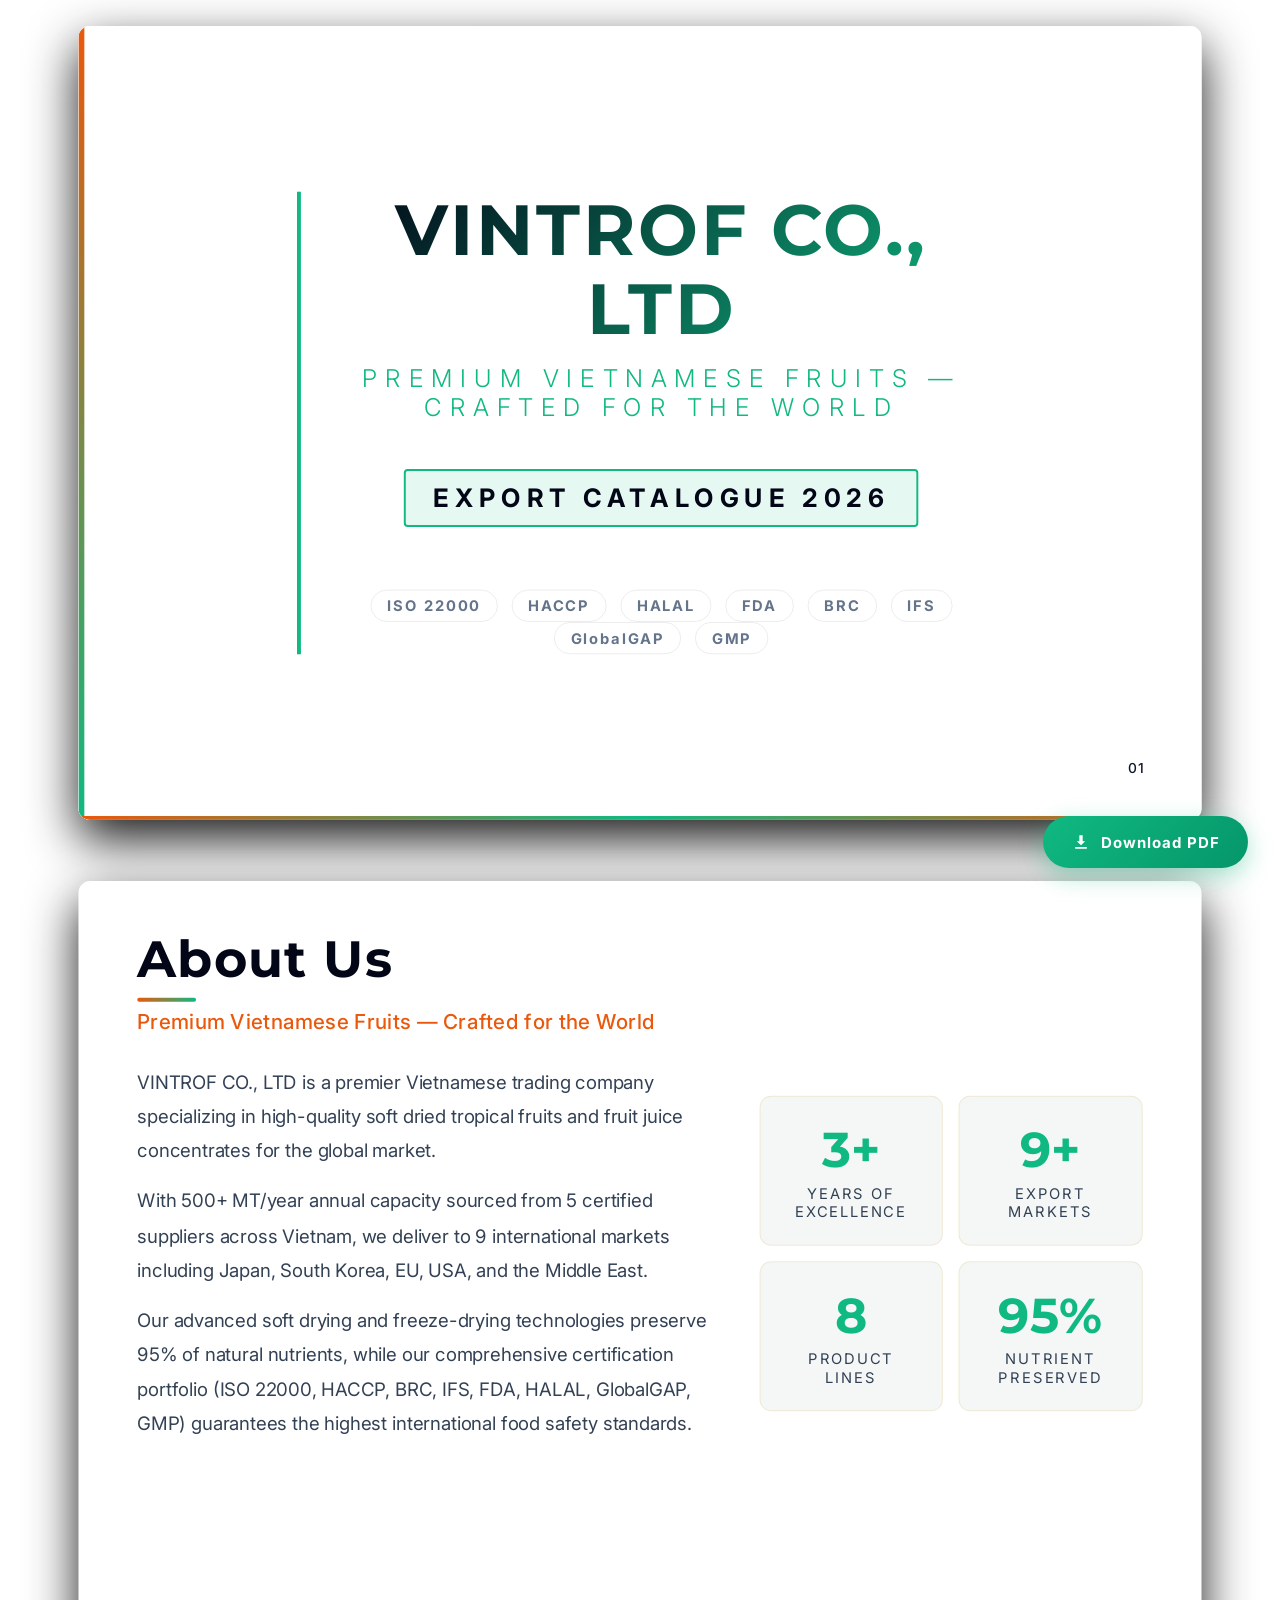
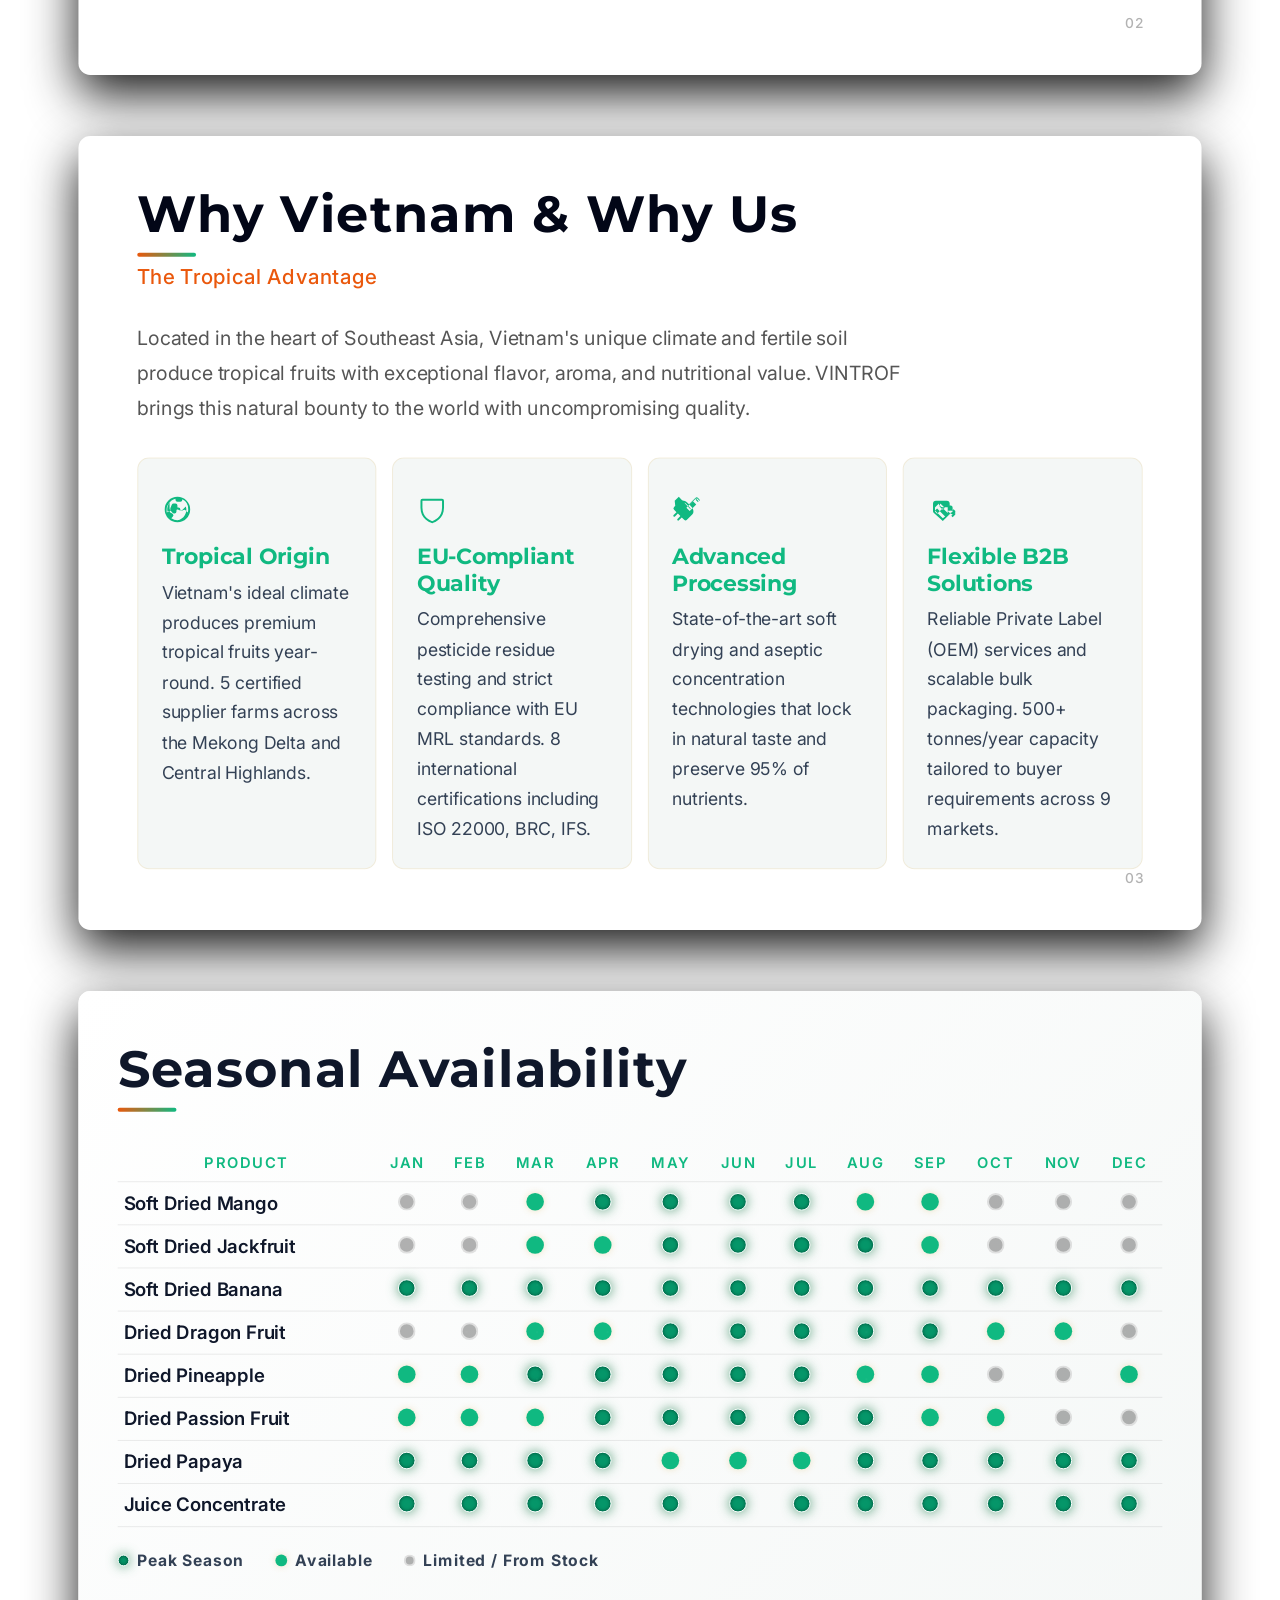
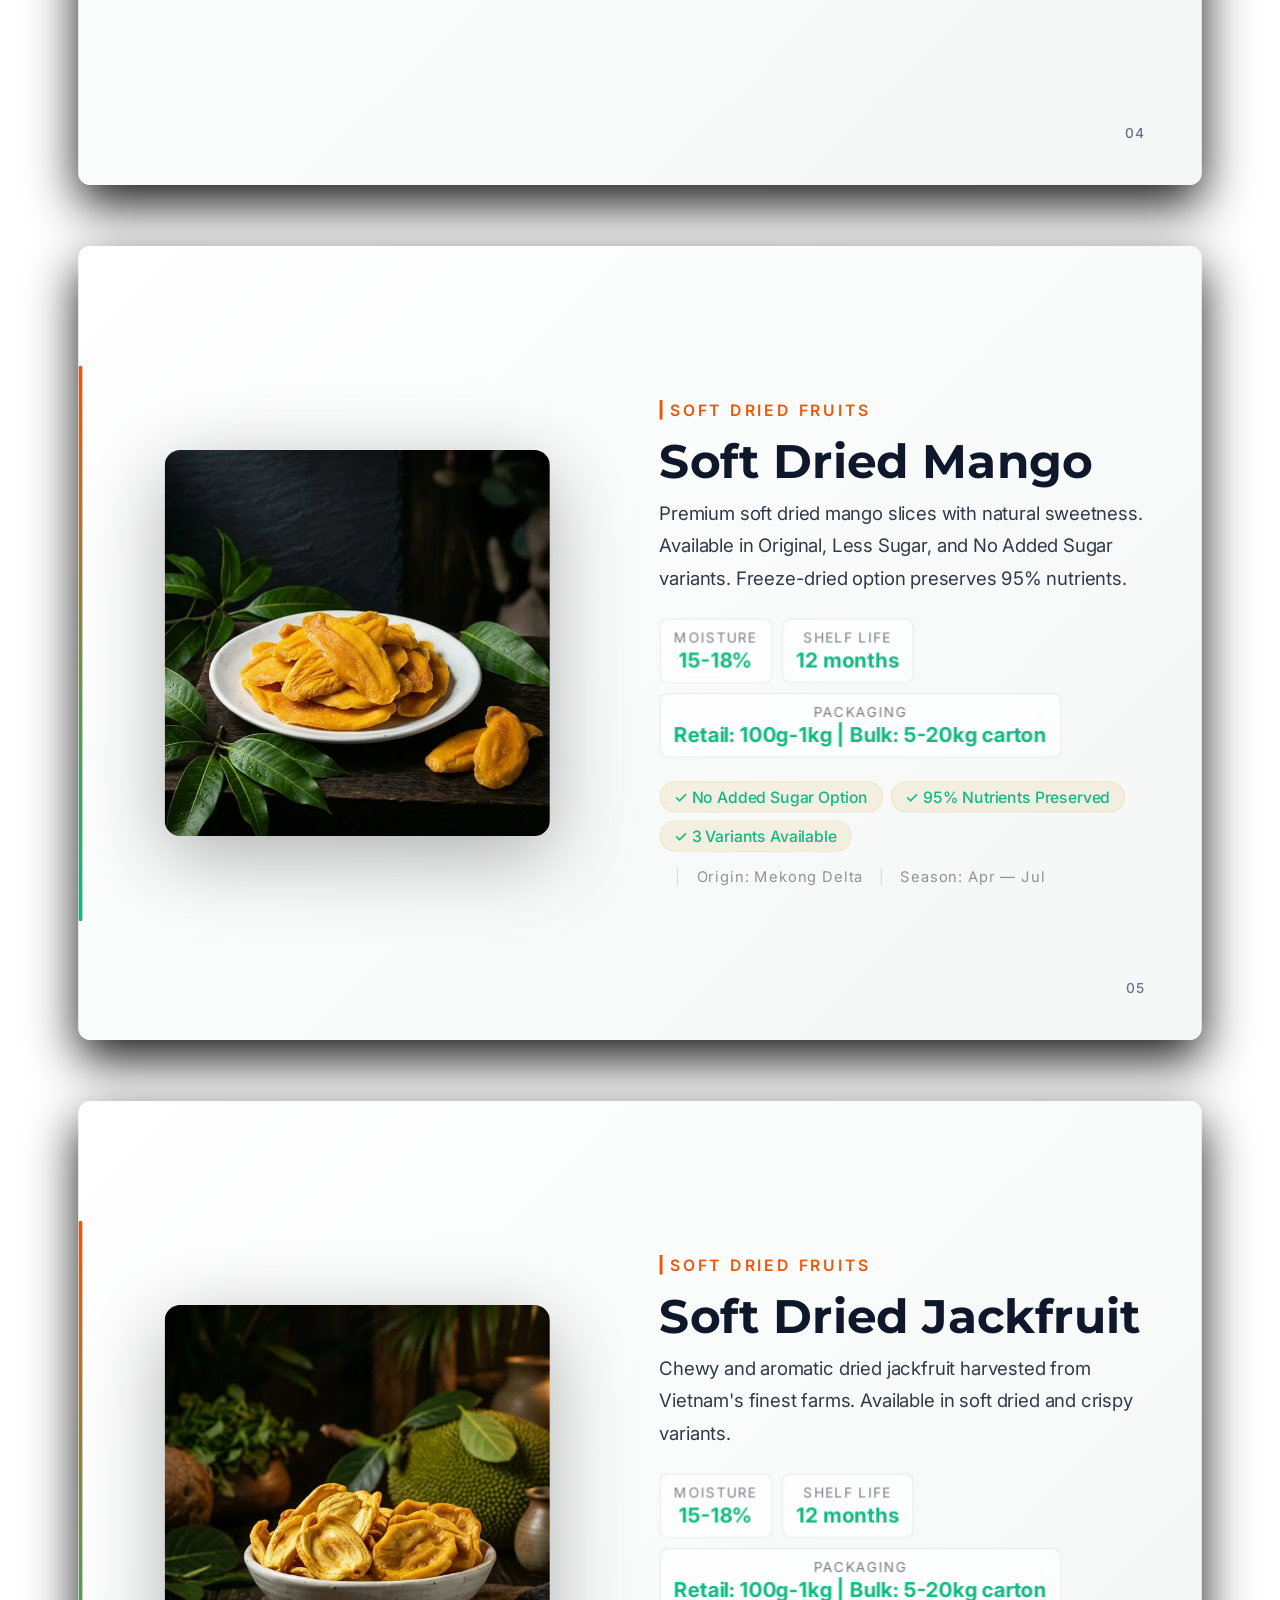
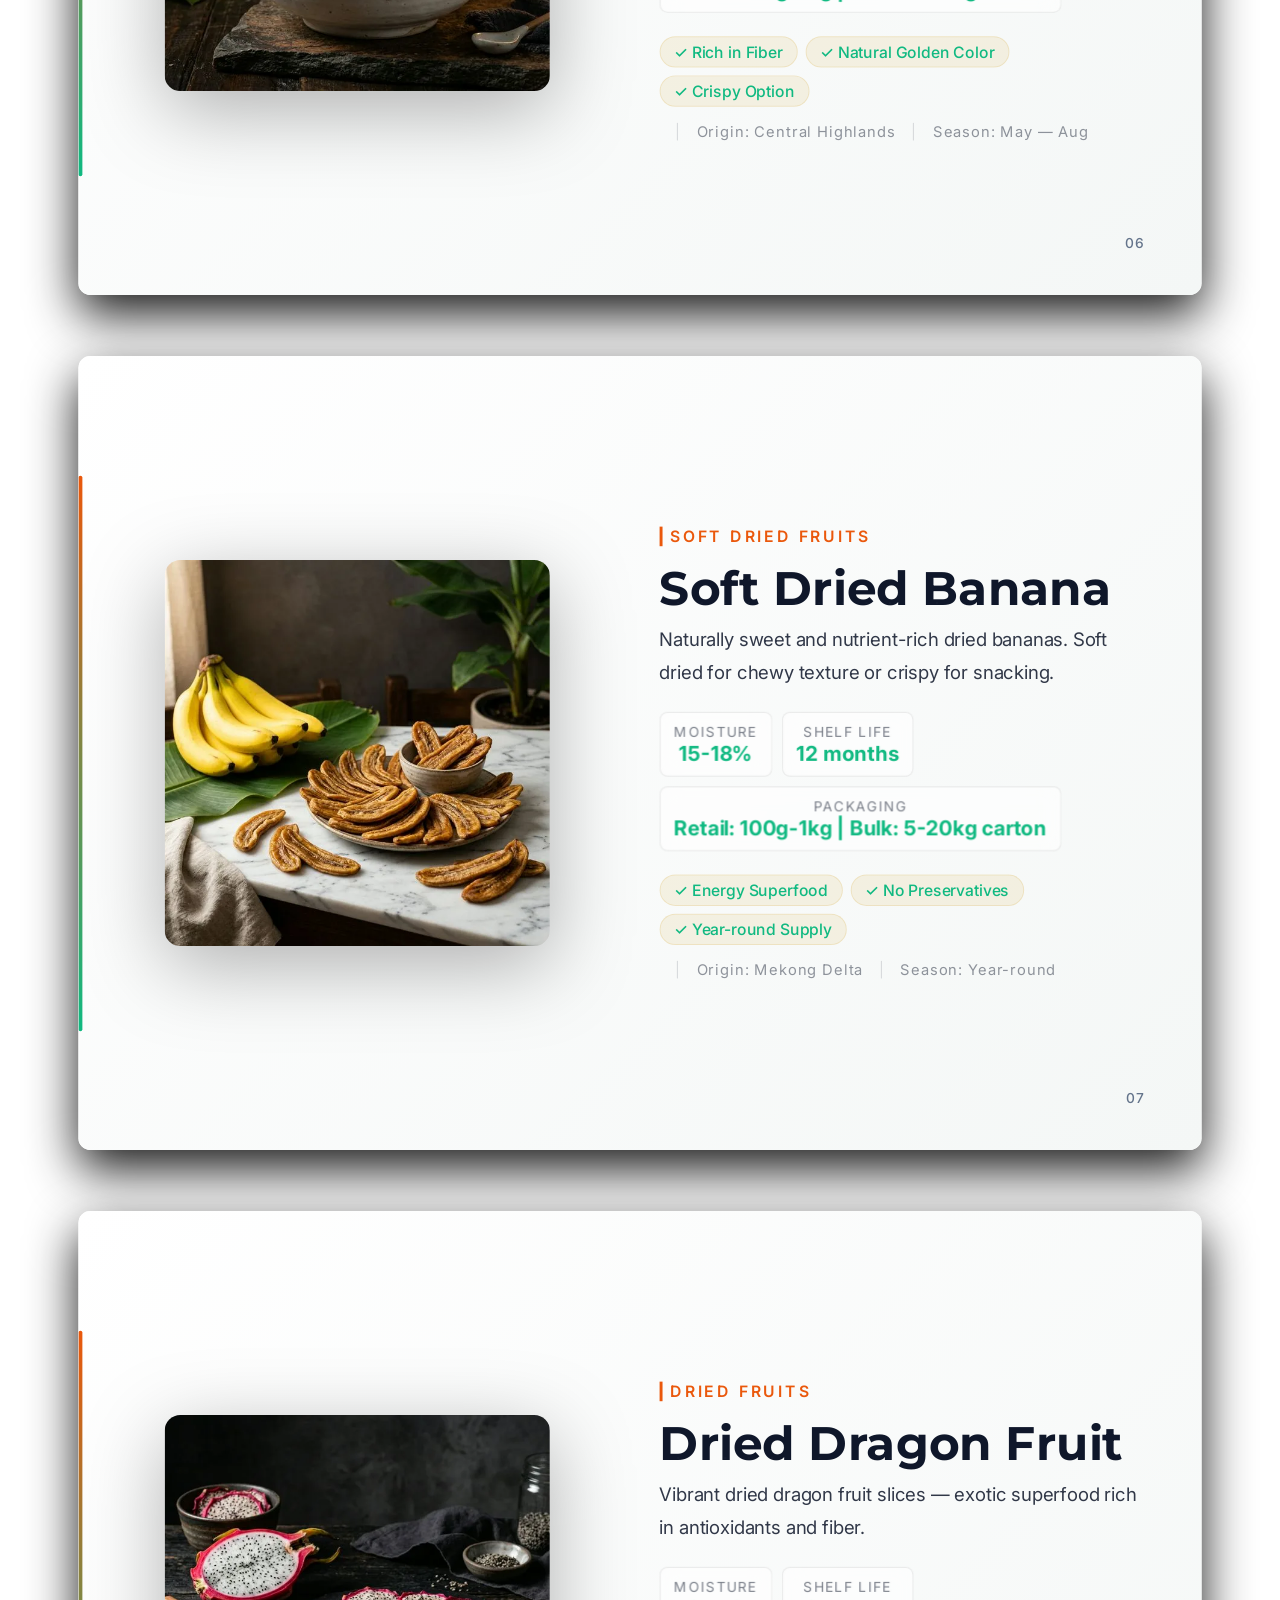
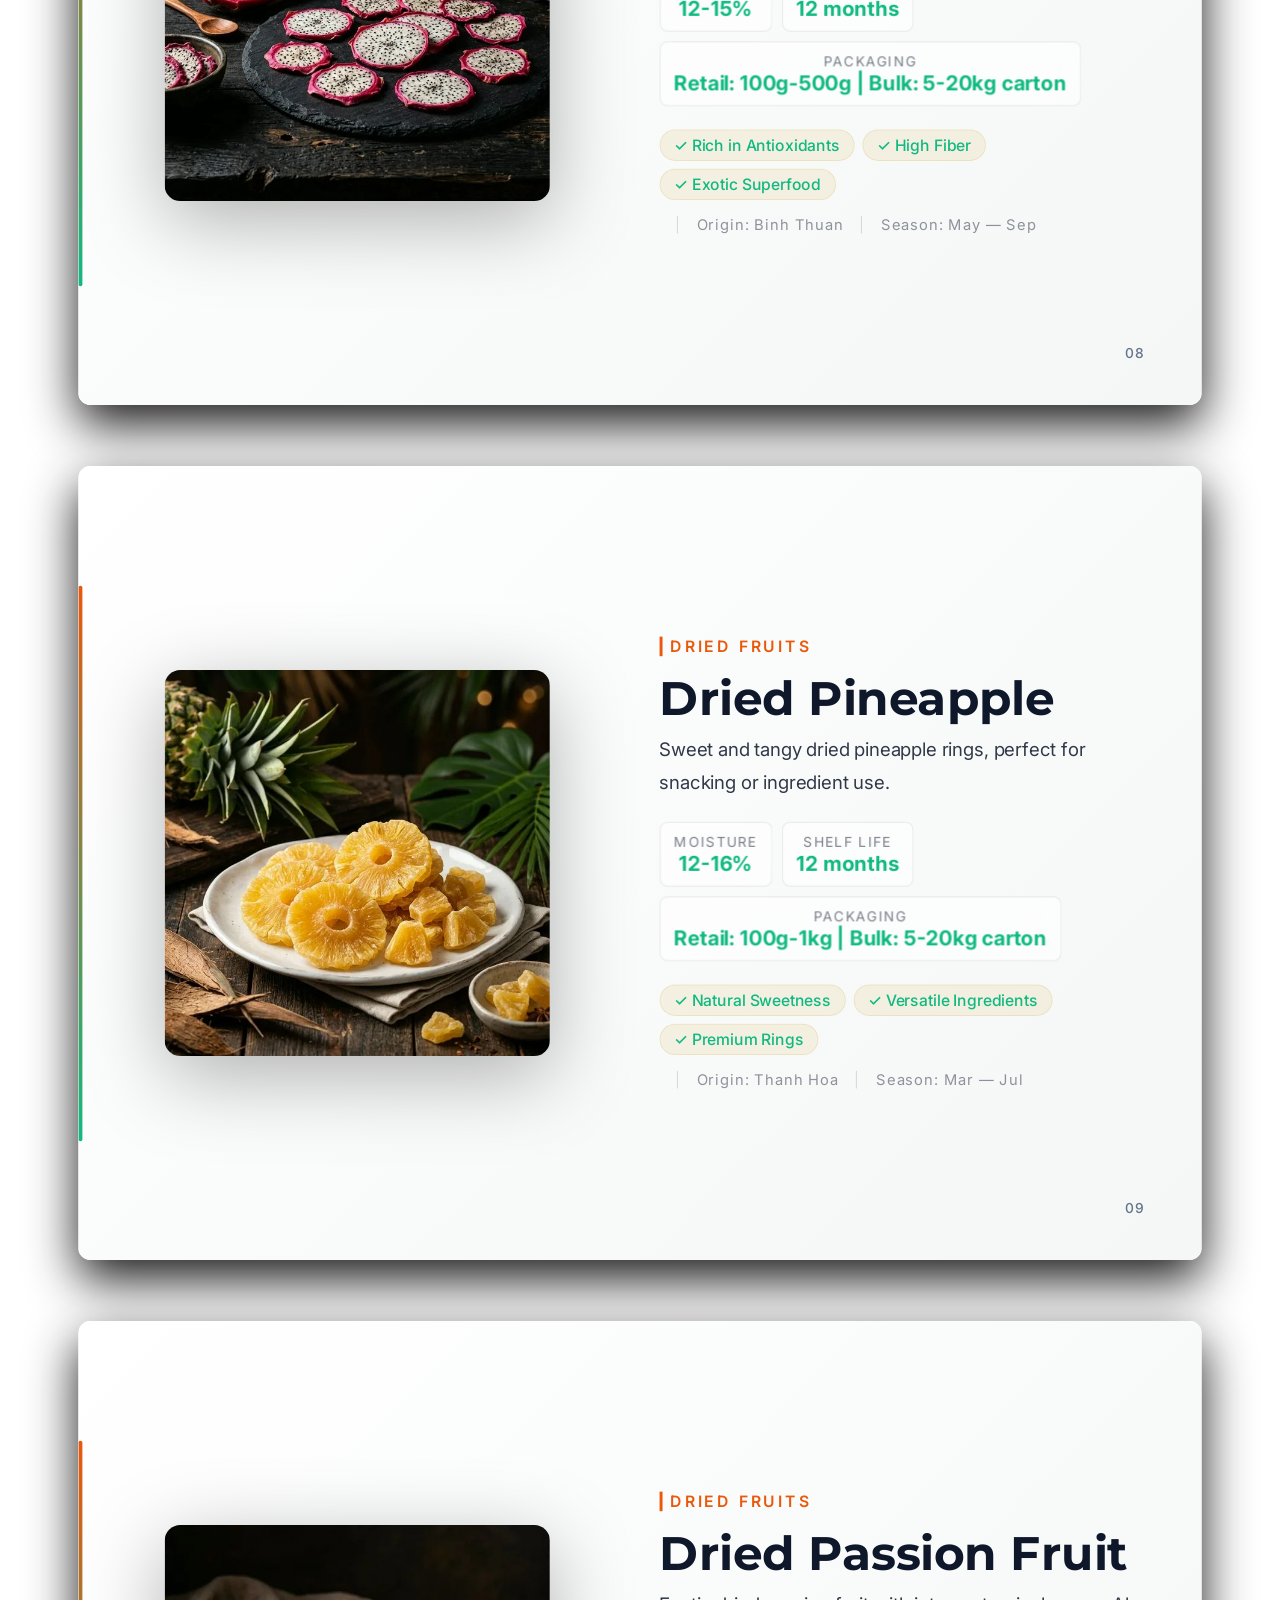
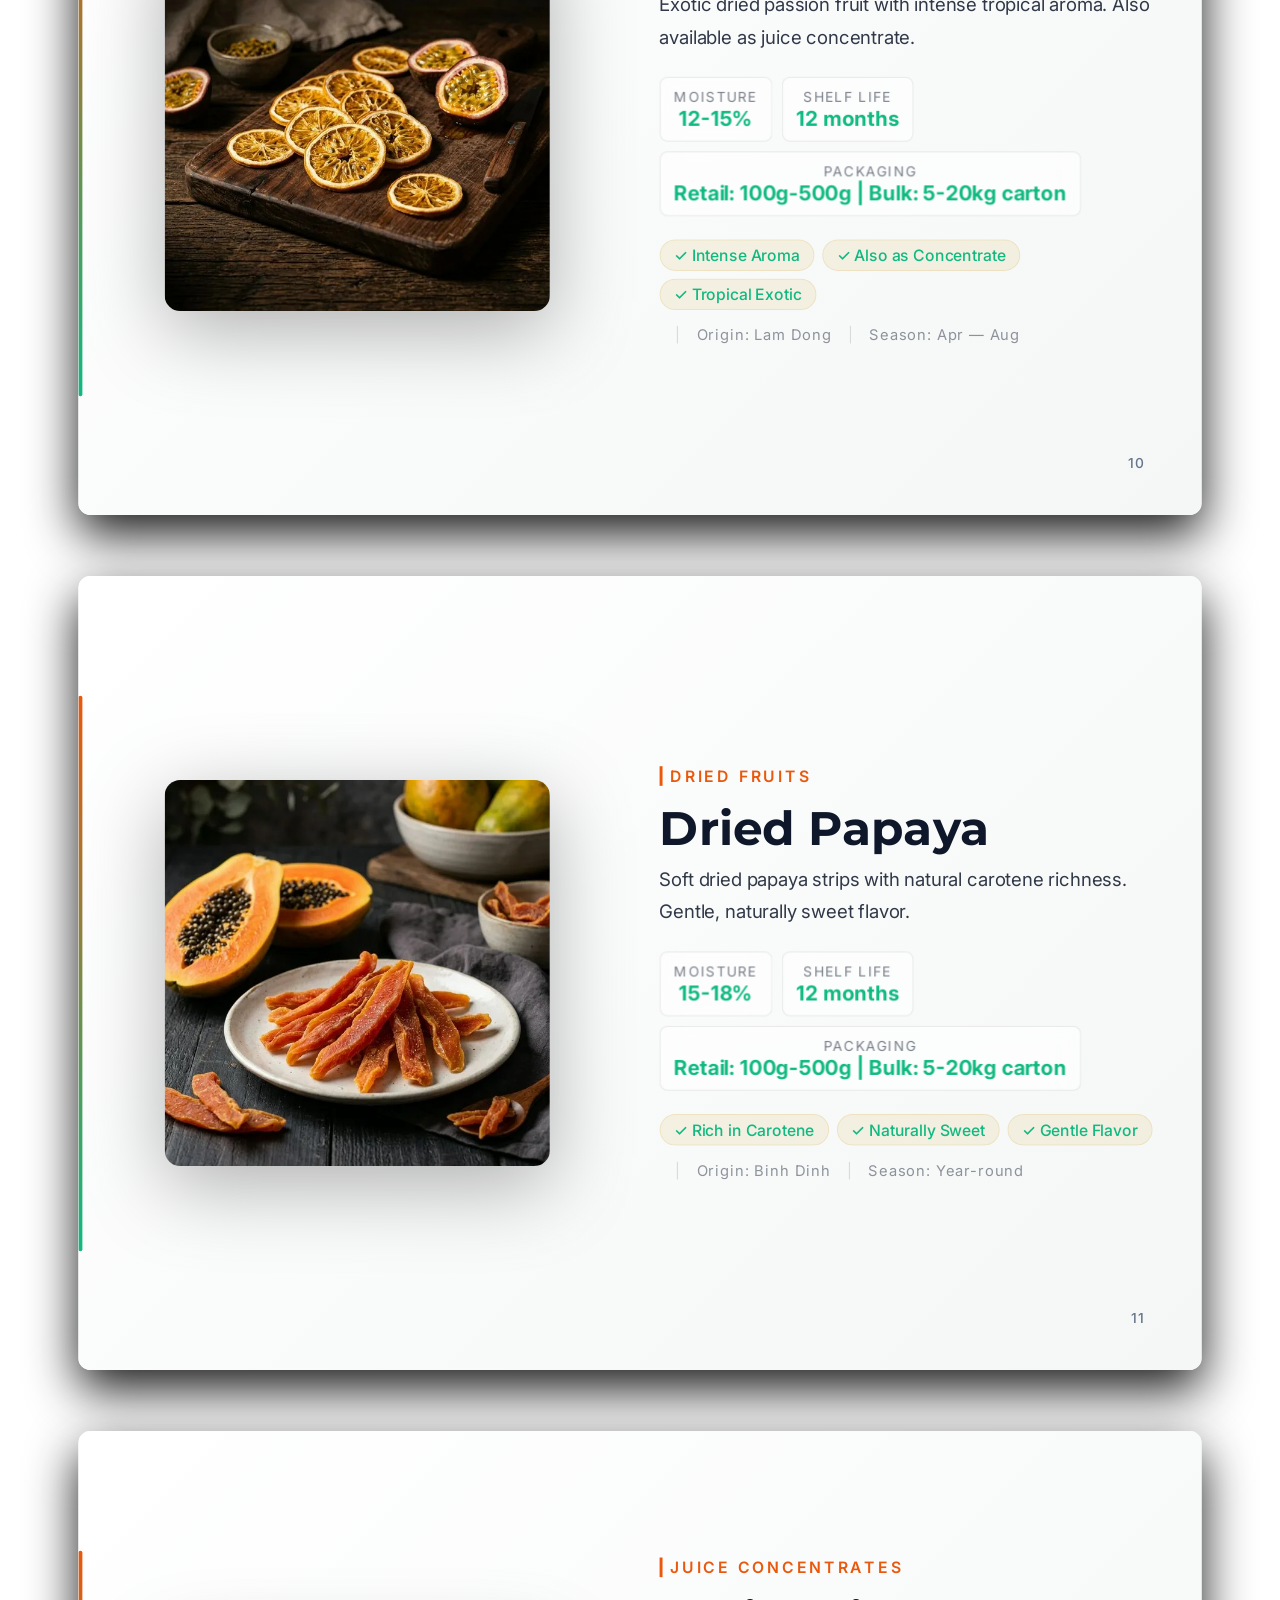
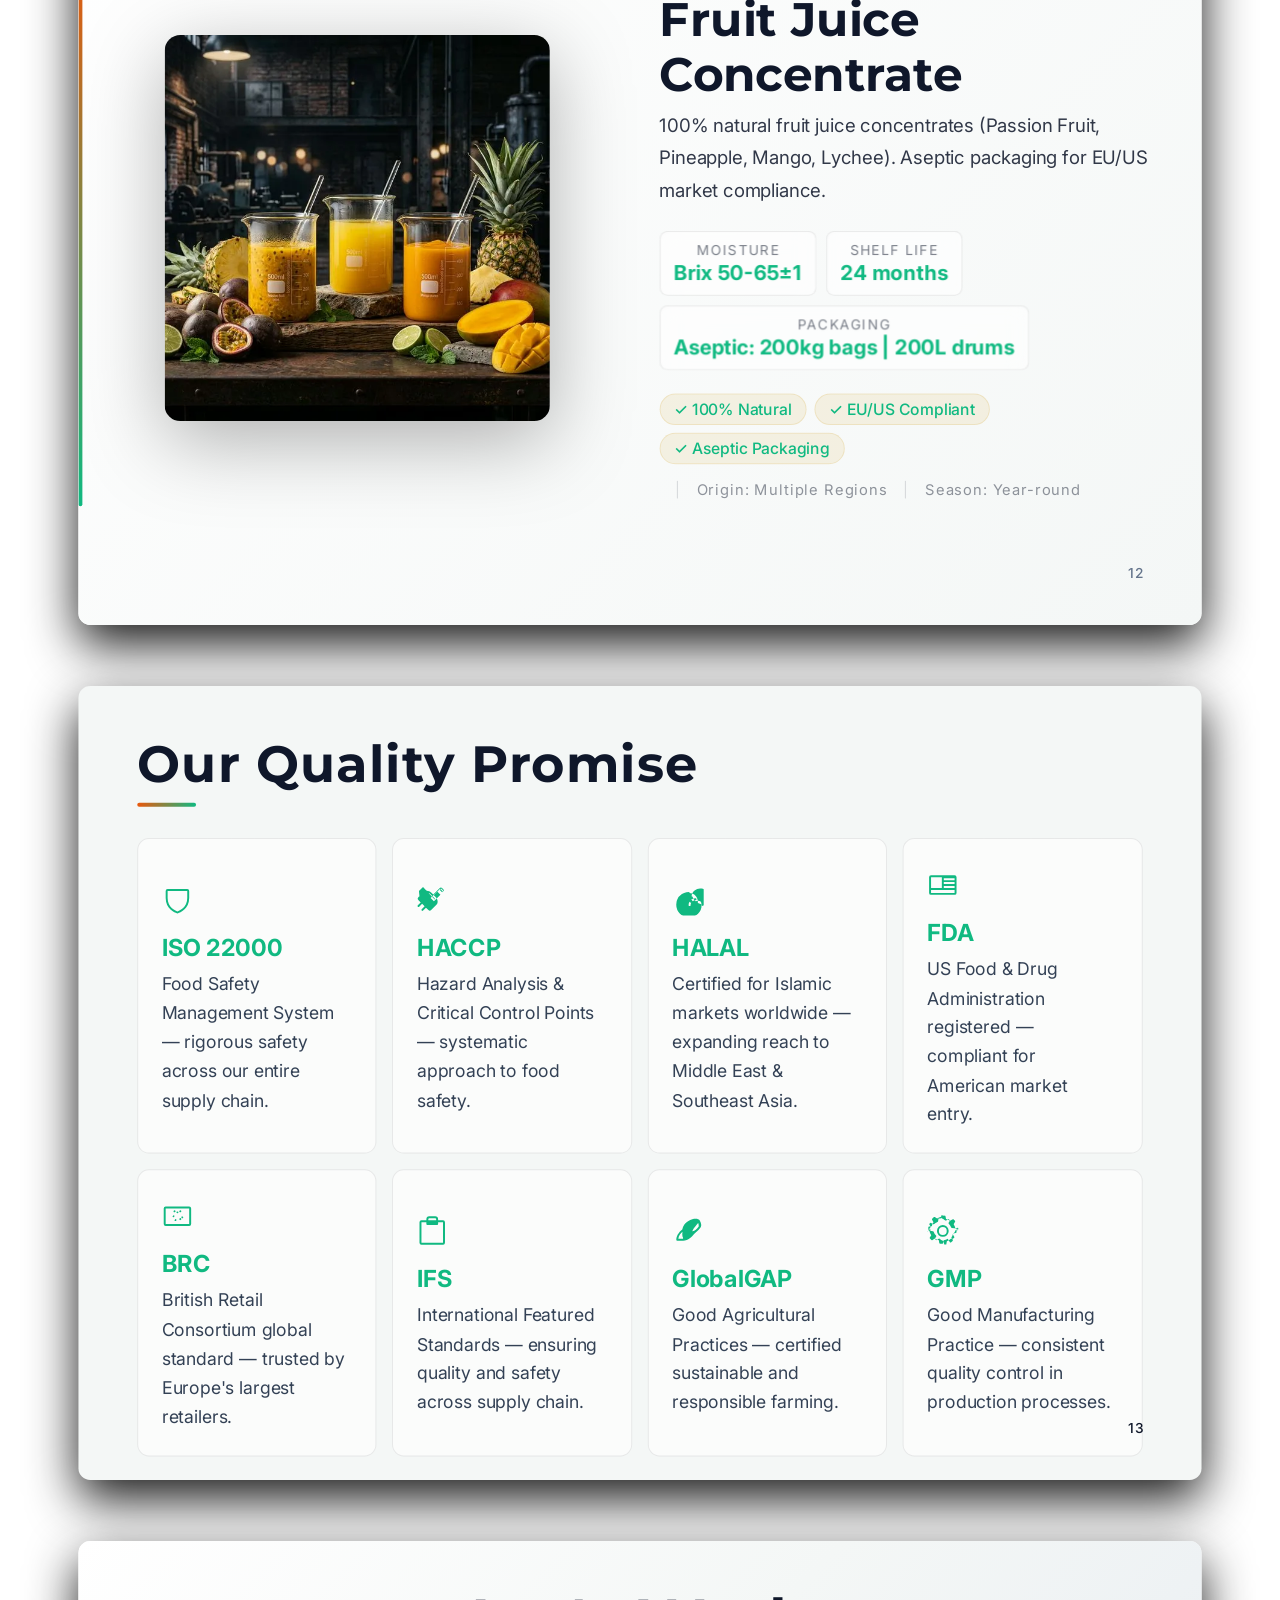
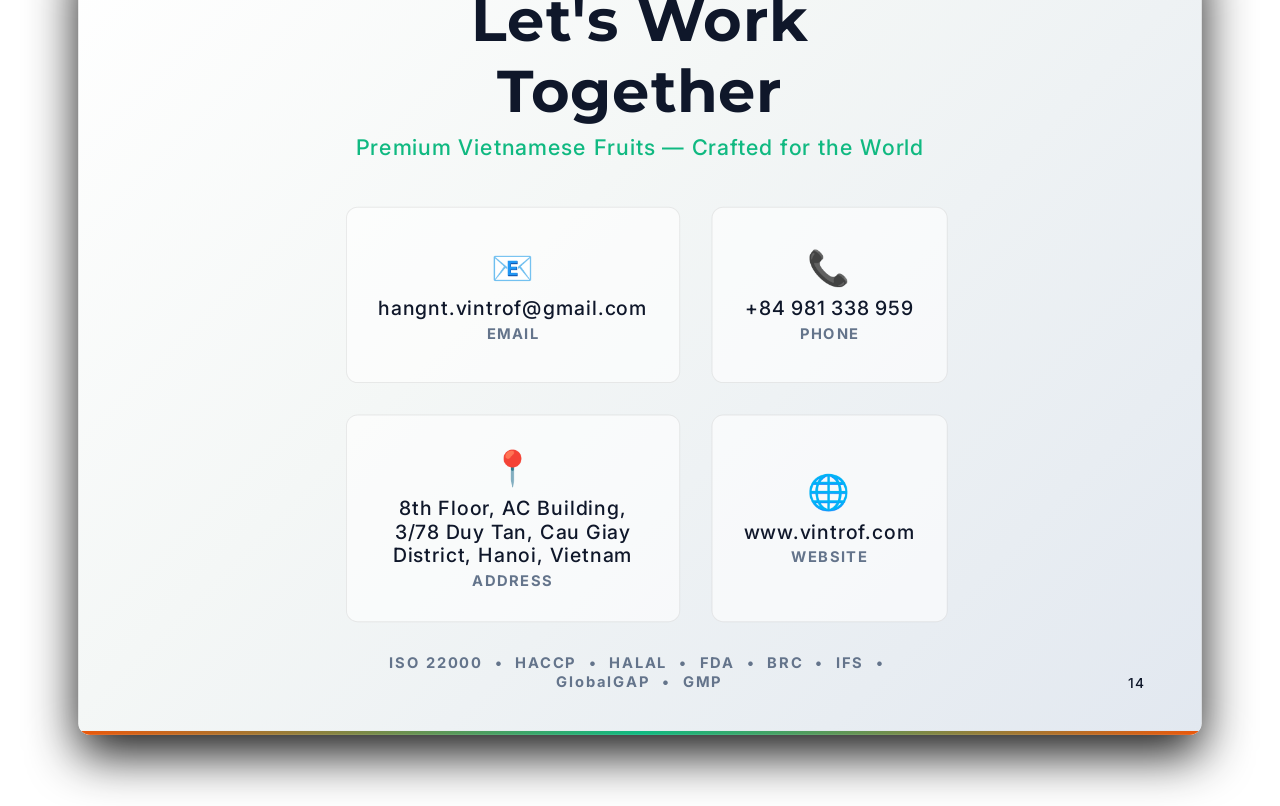
<file: 20260323_Vintrof_LightCatalogue_v1.0.html>
<!DOCTYPE html>
<html lang="en">

<head>
    <meta charset="UTF-8">
    <style>
        @import url('https://fonts.googleapis.com/css2?family=Inter:wght@300;400;500;600;700&family=Montserrat:wght@400;500;600;700;800&display=swap');

        /* ===== DESIGN TOKENS ===== */
        :root {
            /* Colors — Light Mode Promax */
            --bg-primary: #ffffff;
            --bg-secondary: #f4f7f6;
            --bg-tertiary: #e2e8f0;
            --bg-light: #ffffff;
            --text-primary: #0f172a;
            --text-dark: #020617;
            --text-muted: #334155;
            --text-dim: #64748b;
            --accent-red: #ea580c;
            --accent-gold: #10b981;
            --accent-green: #059669;
            --glass-bg: rgba(255, 255, 255, 0.6);
            --glass-border: rgba(0, 0, 0, 0.08);

            /* Spacing — 8px grid */
            --sp-xs: 4px;
            --sp-sm: 8px;
            --sp-md: 16px;
            --sp-lg: 24px;
            --sp-xl: 32px;
            --sp-2xl: 48px;
            --sp-3xl: 64px;

            
        .premium-heading { font-weight: 700; letter-spacing: 1px; }
        
        .cover-bg-gradient {
            position: absolute; top: 0; left: 0; right: 0; bottom: 0;
            background-color: var(--bg-primary);
            background-image: linear-gradient(to right, rgba(255, 255, 255, 0.95) 0%, rgba(255, 255, 255, 0.4) 100%), url('https://images.unsplash.com/photo-1610832958506-aa56368176cf?q=80&w=2670&auto=format&fit=crop');
            background-size: cover;
            background-position: center right;
            z-index: 0;
        }
        .cover-content {
            border-left: 4px solid var(--accent-gold);
            padding-left: 40px;
            background: linear-gradient(90deg, rgba(255,255,255,0.85) 0%, rgba(255,255,255,0) 100%);
        }


        /* Typography */
            --font-display: 'Montserrat', sans-serif;
            --font-body: 'Inter', sans-serif;
        }

        @page {
            size: A4 landscape;
            margin: 0;
        }

        * {
            box-sizing: border-box;
            margin: 0;
            padding: 0;
        }

        body {
            font-family: var(--font-body);
            color: #333;
            background: #fff;
        }

        /* ===== PAGE BASE ===== */
        .page {
            width: 297mm;
            height: 210mm;
            position: relative;
            overflow: hidden;
            page-break-after: always;
            -webkit-print-color-adjust: exact !important;
            print-color-adjust: exact !important;
        }

        .page:last-child {
            page-break-after: avoid;
        }

        /* Page number */
        .page-num {
            position: absolute;
            bottom: 12mm;
            right: 15mm;
            font-size: 14px;
            font-weight: 500;
            letter-spacing: 0.1em;
            z-index: 10;
        }

        .dark .page-num {
            color: var(--text-dim);
        }

        .light .page-num {
            color: rgba(0, 0, 0, 0.3);
        }

        /* Dot pattern overlay */
        .dot-pattern {
            position: absolute;
            top: 0;
            left: 0;
            width: 100%;
            height: 100%;
            background-image: radial-gradient(rgba(255, 255, 255, 0.025) 1px, transparent 1px);
            background-size: 24px 24px;
            pointer-events: none;
            z-index: 0;
        }

        /* ═══════════════════════════════════
   COVER PAGE
   ═══════════════════════════════════ */
        .cover {
            background: linear-gradient(135deg, var(--bg-primary) 0%, var(--bg-secondary) 40%, var(--bg-tertiary) 100%);
            display: flex;
            align-items: center;
            justify-content: center;
            text-align: center;
            color: var(--text-primary);
        }

        .cover::before {
            content: '';
            position: absolute;
            top: 0;
            left: 0;
            width: 6px;
            height: 100%;
            background: linear-gradient(180deg, var(--accent-red), var(--accent-gold));
            z-index: 2;
        }

        .cover::after {
            content: '';
            position: absolute;
            bottom: 0;
            left: 0;
            width: 100%;
            height: 4px;
            background: linear-gradient(90deg, var(--accent-red), var(--accent-gold), var(--accent-red));
            z-index: 2;
        }

        .cover-content {
            z-index: 1;
            max-width: 700px;
        }

        .cover h1 {
            font-family: var(--font-display);
            font-size: 72px;
            font-weight: 700;
            letter-spacing: 3px;
            margin-bottom: var(--sp-md);
            background: linear-gradient(135deg, var(--text-dark) 0%, var(--accent-gold) 100%);
            -webkit-background-clip: text;
            background-clip: text;
            -webkit-text-fill-color: transparent;
            line-height: 1.1;
        }

        /* PDF/Print Fallbacks */
        @media print {
            .cover h1 {
                background: none !important;
                -webkit-text-fill-color: var(--text-dark) !important;
                color: var(--text-dark) !important;
                background-clip: unset !important;
            }
            .spec-item {
                backdrop-filter: none !important;
                background: rgba(0, 0, 0, 0.05) !important;
            }
            .spec-label {
                opacity: 1 !important;
                color: #666 !important;
            }
            .spec-value {
                opacity: 1 !important;
                color: var(--text-dark) !important;
            }
            .download-fab, .download-fab svg {
                display: none !important;
                visibility: hidden !important;
                width: 0 !important;
                height: 0 !important;
            }
        }

        .cover .subtitle {
            font-size: 25px;
            font-weight: 300;
            color: var(--accent-gold);
            letter-spacing: 8px;
            text-transform: uppercase;
            margin-bottom: var(--sp-2xl);
        }

        .cover .year {
            font-size: 26px;
            color: var(--text-dark);
            font-weight: 700;
            letter-spacing: 6px;
            text-transform: uppercase;
            padding: 12px 28px;
            border: 2px solid var(--accent-gold);
            border-radius: 4px;
            display: inline-block;
            background: rgba(16, 185, 129, 0.1);
        }

        .cover .certs {
            margin-top: var(--sp-3xl);
            font-size: 15px;
            color: var(--text-dim);
            letter-spacing: 2px;
        }

        .cover .certs span {
            display: inline-block;
            padding: 6px 16px;
            border: 1px solid var(--glass-border);
            border-radius: 20px;
            margin: 0 4px;
        }

        /* ═══════════════════════════════════
   ABOUT PAGE
   ═══════════════════════════════════ */
        .about {
            background: var(--bg-light);
            padding: var(--sp-2xl) 60px;
        }

        .section-header {
            margin-bottom: var(--sp-xl);
        }

        .section-header h2 {
            font-family: var(--font-display);
            font-size: 52px;
            color: var(--text-dark);
            margin-bottom: var(--sp-sm);
        }

        .section-header .accent-bar {
            width: 60px;
            height: 4px;
            background: linear-gradient(90deg, var(--accent-red), var(--accent-gold));
            border-radius: 2px;
            margin-bottom: var(--sp-sm);
        }

        .section-header .tagline {
            font-size: 21px;
            color: var(--accent-red);
            font-weight: 500;
            letter-spacing: 0.5px;
        }

        .about-grid {
            display: flex;
            gap: var(--sp-2xl);
            margin-top: var(--sp-lg);
        }

        .about-text {
            flex: 3;
            font-size: 19px;
            line-height: 1.85;
            color: var(--text-muted);
        }

        .about-text p+p {
            margin-top: var(--sp-md);
        }

        .about-stats {
            flex: 2;
            display: grid;
            grid-template-columns: 1fr 1fr;
            gap: var(--sp-md);
            align-content: center;
        }

        .stat-card {
            background: var(--bg-secondary);
            color: #fff;
            padding: var(--sp-lg);
            border-radius: 12px;
            text-align: center;
            border: 1px solid rgba(212, 169, 63, 0.2);
        }

        .stat-card .number {
            font-family: var(--font-display);
            font-size: 50px;
            font-weight: 700;
            color: var(--accent-gold);
        }

        .stat-card .label {
            font-size: 15px;
            text-transform: uppercase;
            letter-spacing: 2px;
            margin-top: var(--sp-xs);
            color: var(--text-muted);
        }

        /* ═══════════════════════════════════
   PRODUCT PAGES
   ═══════════════════════════════════ */
        .product-page {
            display: flex;
        }

        .product-page.dark {
            background: linear-gradient(135deg, var(--bg-primary) 0%, var(--bg-secondary) 100%);
            color: var(--text-primary);
        }

        .product-page.light {
            background: var(--bg-light);
            color: #333;
        }

        /* Accent gradient line on left */
        .product-page.dark::before {
            content: '';
            position: absolute;
            top: 15%;
            left: 0;
            width: 4px;
            height: 70%;
            background: linear-gradient(to bottom, var(--accent-red), var(--accent-gold));
            border-radius: 2px;
            z-index: 2;
        }

        .product-page.light::before {
            content: '';
            position: absolute;
            top: 15%;
            left: 0;
            width: 4px;
            height: 70%;
            background: linear-gradient(to bottom, var(--accent-gold), var(--accent-red));
            border-radius: 2px;
            z-index: 2;
        }

        .product-visual {
            flex: 1;
            display: flex;
            align-items: center;
            justify-content: center;
            position: relative;
            padding: var(--sp-xl);
        }

        .product-visual img {
            width: 78%;
            max-height: 165mm;
            object-fit: contain;
            border-radius: 16px;
            filter: drop-shadow(0 20px 40px rgba(0, 0, 0, 0.3));
        }

        .product-info {
            flex: 1;
            padding: var(--sp-2xl) var(--sp-2xl) var(--sp-2xl) var(--sp-lg);
            display: flex;
            flex-direction: column;
            justify-content: center;
        }

        .product-category {
            font-size: 16px;
            font-weight: 600;
            text-transform: uppercase;
            letter-spacing: 3px;
            color: var(--accent-red);
            border-left: 3px solid var(--accent-red);
            padding-left: var(--sp-sm);
            margin-bottom: var(--sp-md);
        }

        .product-name {
            font-family: var(--font-display);
            font-size: 48px;
            font-weight: 700;
            margin-bottom: var(--sp-sm);
            line-height: 1.15;
        }

        .dark .product-name {
            color: var(--text-primary);
        }

        .light .product-name {
            color: var(--text-dark);
        }

        .product-desc {
            font-size: 19px;
            line-height: 1.75;
            margin-bottom: var(--sp-lg);
            opacity: 0.85;
        }

        /* Specs — glassmorphism cards */
        .specs-grid {
            display: flex;
            flex-wrap: wrap;
            gap: 10px;
            margin-bottom: var(--sp-lg);
        }

        .spec-item {
            padding: 10px 14px;
            border-radius: 8px;
            min-width: 110px;
            text-align: center;
        }

        .dark .spec-item {
            background: var(--glass-bg);
            border: 1px solid var(--glass-border);
            backdrop-filter: blur(10px);
        }

        .light .spec-item {
            background: rgba(26, 26, 46, 0.06);
            border: 1px solid rgba(26, 26, 46, 0.1);
        }

        .spec-label {
            font-size: 14px;
            text-transform: uppercase;
            letter-spacing: 1.5px;
            opacity: 0.55;
            margin-bottom: 2px;
        }

        .spec-value {
            font-size: 21px;
            font-weight: 700;
        }

        .dark .spec-value {
            color: var(--accent-gold);
        }

        .light .spec-value {
            color: var(--accent-red);
        }

        /* Highlights */
        .highlights {
            display: flex;
            flex-wrap: wrap;
            gap: var(--sp-sm);
            margin-bottom: var(--sp-md);
        }

        .highlight-tag {
            font-size: 16px;
            padding: 5px 14px;
            border-radius: 20px;
            font-weight: 500;
            display: inline-flex;
            align-items: center;
            gap: 5px;
        }

        .dark .highlight-tag {
            background: rgba(212, 169, 63, 0.12);
            color: var(--accent-gold);
            border: 1px solid rgba(212, 169, 63, 0.2);
        }

        .light .highlight-tag {
            background: rgba(16, 185, 129, 0.1);
            color: var(--accent-gold);
            border: 1px solid rgba(16, 185, 129, 0.2);
        }

        /* MOQ / Pricing — B2B specific */
        .product-moq {
            display: flex;
            align-items: center;
            gap: var(--sp-md);
            padding: 10px 0;
            border-top: 1px solid var(--glass-border);
            margin-bottom: var(--sp-md);
        }

        .moq-item {
            font-size: 18px;
            font-weight: 500;
        }

        .moq-item .moq-label {
            font-size: 14px;
            text-transform: uppercase;
            letter-spacing: 1px;
            opacity: 0.5;
        }

        .moq-item .moq-value {
            font-weight: 700;
            font-size: 20px;
        }

        .dark .moq-value {
            color: var(--accent-gold);
        }

        /* Product footer */
        .product-footer {
            font-size: 15px;
            opacity: 0.45;
            letter-spacing: 1px;
            display: flex;
            gap: var(--sp-md);
        }

        .product-footer .divider {
            opacity: 0.3;
        }

        /* ═══════════════════════════════════
   CERTIFICATIONS PAGE
   ═══════════════════════════════════ */
        .certs-page {
            background: var(--bg-secondary);
            color: var(--text-primary);
            padding: var(--sp-2xl) 60px;
        }

        .certs-page .section-header h2 {
            color: var(--text-primary);
        }

        .certs-grid {
            display: grid;
            grid-template-columns: repeat(4, 1fr);
            gap: var(--sp-md);
            margin-top: var(--sp-lg);
        }

        .cert-card {
            background: var(--glass-bg);
            border: 1px solid var(--glass-border);
            border-radius: 12px;
            padding: var(--sp-lg);
            transition: border-color 0.3s;
            display: flex;
            flex-direction: column;
            justify-content: center;
        }

        .cert-icon {
            font-size: 40px;
            margin-bottom: var(--sp-sm);
        }

        .cert-name {
            font-size: 24px;
            font-weight: 700;
            color: var(--accent-gold);
            margin-bottom: var(--sp-sm);
        }

        .cert-desc {
            font-size: 18px;
            line-height: 1.65;
            color: var(--text-muted);
        }

        /* ═══════════════════════════════════
   CONTACT PAGE
   ═══════════════════════════════════ */
        .contact-page {
            background: linear-gradient(135deg, var(--bg-primary) 0%, var(--bg-secondary) 40%, var(--bg-tertiary) 100%);
            color: var(--text-primary);
            display: flex;
            align-items: center;
            justify-content: center;
            text-align: center;
        }

        .contact-page::after {
            content: '';
            position: absolute;
            bottom: 0;
            left: 0;
            width: 100%;
            height: 4px;
            background: linear-gradient(90deg, var(--accent-red), var(--accent-gold), var(--accent-red));
            z-index: 2;
        }

        .contact-content {
            z-index: 1;
            max-width: 600px;
        }

        .contact-content h2 {
            font-family: var(--font-display);
            font-size: 60px;
            margin-bottom: var(--sp-sm);
            line-height: 1.2;
        }

        .contact-content .cta-text {
            color: var(--accent-gold);
            font-size: 22px;
            font-weight: 500;
            letter-spacing: 1px;
            margin-bottom: var(--sp-2xl);
        }

        .contact-grid {
            display: grid;
            grid-template-columns: repeat(2, 1fr);
            gap: var(--sp-xl);
            margin: var(--sp-xl) auto;
            max-width: 800px;
        }

        .contact-card {
            background: var(--glass-bg);
            border: 1px solid var(--glass-border);
            border-radius: 12px;
            padding: var(--sp-xl);
            text-align: center;
            display: flex;
            flex-direction: column;
            align-items: center;
            justify-content: center;
            min-height: 180px;
        }

        .contact-card .icon {
            font-size: 35px;
            margin-bottom: var(--sp-sm);
        }

        .contact-card .value {
            font-size: 20px;
            font-weight: 500;
            color: var(--text-primary);
        }

        .contact-card .label {
            font-size: 15px;
            text-transform: uppercase;
            letter-spacing: 1.5px;
            color: var(--text-dim);
            margin-top: var(--sp-xs);
        }

        /* ═══════════════════════════════════
   WHY VIETNAM PAGE
   ═══════════════════════════════════ */
        .why-page {
            background: var(--bg-light);
            padding: var(--sp-2xl) 60px;
        }

        .why-page .section-header h2 {
            color: var(--text-dark);
        }

        .why-intro {
            font-size: 20px;
            line-height: 1.8;
            color: #555;
            max-width: 800px;
            margin-bottom: var(--sp-xl);
        }

        .why-grid {
            display: grid;
            grid-template-columns: repeat(4, 1fr);
            gap: var(--sp-md);
        }

        .why-card {
            background: var(--bg-secondary);
            border-radius: 12px;
            padding: var(--sp-lg);
            color: #fff;
            border: 1px solid rgba(212, 169, 63, 0.15);
        }

        .why-card .why-icon {
            font-size: 45px;
            margin-bottom: var(--sp-sm);
        }

        .why-card h3 {
            font-family: var(--font-display);
            font-size: 22px;
            font-weight: 700;
            color: var(--accent-gold);
            margin-bottom: var(--sp-sm);
        }

        .why-card p {
            font-size: 18px;
            line-height: 1.7;
            color: var(--text-muted);
        }

        /* ═══════════════════════════════════
   SEASON CHART PAGE
   ═══════════════════════════════════ */
        .season-page {
            background: linear-gradient(135deg, var(--bg-primary) 0%, var(--bg-secondary) 100%);
            color: var(--text-primary);
            padding: var(--sp-2xl) 40px;
        }

        .season-page .section-header h2 {
            color: var(--text-primary);
        }

        .season-table {
            width: 100%;
            border-collapse: collapse;
            margin-top: var(--sp-lg);
            font-size: 18px;
        }

        .season-table th {
            font-size: 15px;
            text-transform: uppercase;
            letter-spacing: 1.5px;
            padding: 10px 6px;
            color: var(--accent-gold);
            font-weight: 600;
            border-bottom: 1px solid var(--glass-border);
        }

        .season-table td {
            padding: 10px 6px;
            text-align: center;
            border-bottom: 1px solid var(--glass-border);
        }

        .season-table td:first-child {
            text-align: left;
            font-weight: 600;
            color: var(--text-primary);
            font-size: 19px;
            min-width: 160px;
        }

        .season-dot {
            display: inline-block;
            width: 18px;
            height: 18px;
            border-radius: 50%;
        }

        .season-dot.peak {
            background: var(--accent-green);
            box-shadow: 0 0 12px rgba(45, 134, 89, 0.8), inset 0 0 4px rgba(0,0,0,0.5); border: 1px solid #fff;
        }

        .season-dot.available {
            background: var(--accent-gold);
            box-shadow: 0 0 8px rgba(212, 169, 63, 0.3);
        }

        .season-dot.limited {
            background: rgba(0,0,0,0.3); border: 2px solid rgba(255,255,255,0.6); box-sizing: border-box;
        }

        .season-legend {
            display: flex;
            gap: var(--sp-xl);
            margin-top: var(--sp-lg);
            font-size: 16px;
            color: var(--text-muted);
        }

        .season-legend span {
            display: flex;
            align-items: center;
            gap: var(--sp-sm);
        }

        .contact-certs {
            font-size: 15px;
            color: var(--text-dim);
            letter-spacing: 2px;
        }

        /* ═══════════════════════════════════
           MOBILE RESPONSIVENESS (WEB ONLY)
           ═══════════════════════════════════ */
        @media screen and (max-width: 768px) {
            .page {
                height: auto !important;
                aspect-ratio: auto !important;
                margin-bottom: 2rem !important;
                padding: 1rem !important;
            }
            .cover h1 { font-size: 44px !important; line-height: 1.2 !important; }
            .cover .subtitle { font-size: 16px !important; letter-spacing: 4px !important; }
            .about-grid, .product-page { flex-direction: column !important; }
            .about-text, .about-stats, .product-visual, .product-info { 
                flex: none !important; width: 100% !important; padding: 1rem 0 !important; 
            }
            .contact-grid { 
                grid-template-columns: 1fr !important; 
            }
            .certs-grid { grid-template-columns: 1fr 1fr !important; }
            .why-grid { grid-template-columns: 1fr !important; }
            .product-name { font-size: 36px !important; }
            .product-visual img { width: 90% !important; }
            .section-header h2 { font-size: 36px !important; }
            .cover, .about, .product-page, .certs-page, .why-page, .season-page, .contact-page {
                padding: 2rem 1rem !important;
            }
        }
    </style>
    <style media="screen">
        /* Web Presentation Mode (Ignored by @media print/PDF) */

        /* Floating Download PDF Button */
        .download-fab {
            position: fixed;
            bottom: 2rem;
            right: 2rem;
            z-index: 9999;
            background: linear-gradient(135deg, #10b981, #059669);
            color: #ffffff;
            text-decoration: none;
            font-family: var(--font-body);
            font-weight: 700;
            font-size: 15px;
            letter-spacing: 1px;
            padding: 16px 28px;
            border-radius: 50px;
            box-shadow: 0 8px 24px rgba(16, 185, 129, 0.35);
            transition: all 0.3s cubic-bezier(0.25, 1, 0.5, 1);
            display: flex;
            align-items: center;
            gap: 10px;
        }
        .download-fab:hover {
            transform: translateY(-3px) scale(1.03);
            box-shadow: 0 12px 32px rgba(16, 185, 129, 0.5);
        }
        .download-fab svg {
            width: 20px;
            height: 20px;
        }
        @media (max-width: 768px) {
            .download-fab {
                bottom: 1rem;
                right: 1rem;
                padding: 12px 20px;
                font-size: 13px;
            }
        }
        html {
            scroll-snap-type: y mandatory;
            background: #050510;
        }
        body {
            display: flex;
            flex-direction: column;
            align-items: center;
            padding: 2vh 0;
            overflow-x: hidden;
        }
        .page {
            scroll-snap-align: center;
            scroll-snap-stop: always;
            /* Containerize the A4 page for the screen */
            aspect-ratio: 297 / 210;
            height: 90vh;
            width: auto;
            max-width: 95vw;
            margin-bottom: 5vh;
            border-radius: 12px;
            box-shadow: 0 20px 50px rgba(0,0,0,0.9), 0 0 2px rgba(255,255,255,0.1);
            overflow: hidden;
            position: relative;
            transform: scale(0.98);
            transition: transform 0.4s cubic-bezier(0.25, 1, 0.5, 1), box-shadow 0.4s ease;
        }
        .page:hover {
            transform: scale(1);
            box-shadow: 0 30px 60px rgba(0,0,0,1), 0 0 4px rgba(212,169,63,0.3);
        }
        /* Hide scrollbar for a cleaner presentation */
        ::-webkit-scrollbar { width: 8px; }
        ::-webkit-scrollbar-track { background: #050510; }
        ::-webkit-scrollbar-thumb { background: #333; border-radius: 4px; }
        ::-webkit-scrollbar-thumb:hover { background: #555; }
    </style>
    <style>
        @media print {
            .download-fab { display: none !important; }
        }
    </style>
</head>

<body>

    <!-- ═══ COVER ═══ -->
    <div class="page cover">
        <div class="cover-bg-gradient"></div>
        <div class="dot-pattern"></div>
        <div class="cover-content premium-heading">
            <h1>VINTROF CO., LTD</h1>
            <div class="subtitle">Premium Vietnamese Fruits — Crafted for the World</div>
            <div class="year">EXPORT CATALOGUE 2026</div>
            <div class="certs">
                
                <span>ISO 22000</span>
                
                <span>HACCP</span>
                
                <span>HALAL</span>
                
                <span>FDA</span>
                
                <span>BRC</span>
                
                <span>IFS</span>
                
                <span>GlobalGAP</span>
                
                <span>GMP</span>
                
            </div>
        </div>
        <div class="page-num">01</div>
    </div>

    <!-- ═══ ABOUT US ═══ -->
    <div class="page about">
        <div class="section-header">
            <h2 class="premium-heading">About Us</h2>
            <div class="accent-bar"></div>
            <div class="tagline">Premium Vietnamese Fruits — Crafted for the World</div>
        </div>
        <div class="about-grid">
            <div class="about-text">
                <p>VINTROF CO., LTD is a premier Vietnamese trading company specializing in high-quality soft dried tropical fruits and fruit juice concentrates for the global market.</p><p>With 500+ MT/year annual capacity sourced from 5 certified suppliers across Vietnam, we deliver to 9 international markets including Japan, South Korea, EU, USA, and the Middle East.</p><p>Our advanced soft drying and freeze-drying technologies preserve 95% of natural nutrients, while our comprehensive certification portfolio (ISO 22000, HACCP, BRC, IFS, FDA, HALAL, GlobalGAP, GMP) guarantees the highest international food safety standards.</p>
            </div>
            <div class="about-stats">
                <div class="stat-card">
                    <div class="number">3+</div>
                    <div class="label">Years of Excellence</div>
                </div>
                <div class="stat-card">
                    <div class="number">9+</div>
                    <div class="label">Export Markets</div>
                </div>
                <div class="stat-card">
                    <div class="number">8</div>
                    <div class="label">Product Lines</div>
                </div>
                <div class="stat-card">
                    <div class="number">95%</div>
                    <div class="label">Nutrient Preserved</div>
                </div>
            </div>
        </div>
        <div class="page-num" style="color:rgba(0,0,0,0.3)">02</div>
    </div>

    <!-- ═══ WHY VIETNAM ═══ -->
    <div class="page why-page">
        <div class="section-header">
            <h2 class="premium-heading">Why Vietnam & Why Us</h2>
            <div class="accent-bar"></div>
            <div class="tagline">The Tropical Advantage</div>
        </div>
        <div class="why-intro">
            Located in the heart of Southeast Asia, Vietnam's unique climate and fertile soil produce tropical fruits with exceptional flavor, aroma, and nutritional value. VINTROF brings this natural bounty to the world with uncompromising quality.
        </div>
        <div class="why-grid">
            <div class="why-card">
                <div class="why-icon" style="color:var(--accent-gold);"><svg width="32" height="32" viewBox="0 0 256 256"><path fill="currentColor" d="M128,24A104,104,0,1,0,232,128,104.11,104.11,0,0,0,128,24Zm88,104a87.65,87.65,0,0,1-3.61,24.63l-16.71-16.71a16,16,0,0,0-17-3.79l-16.48,6.59A8,8,0,0,1,152,136v-8a16,16,0,0,0-16-16h-8V96a16,16,0,0,0-16-16H96.44a16,16,0,0,0-14.8,10l-10,24a16,16,0,0,0-1.64,6V136a8,8,0,0,1-4.8,7.33L48.16,150.8A88,88,0,0,1,112,41.4V48a16,16,0,0,0,16,16h24A16,16,0,0,0,168,48v-3.73A88,88,0,0,1,216,128ZM40,128a87.52,87.52,0,0,1,4.45-27.42L64,68.75V120a16,16,0,0,0,3.2,9.6L85.2,153.6a16,16,0,0,0,12.8,6.4H104a16,16,0,0,0,16-16V136a8,8,0,0,1,10.9-7.5l19.14,7.66h0a16,16,0,0,0,17.22-4.14L196.4,102.8A88,88,0,0,1,128,216a87.41,87.41,0,0,1-49.88-15.5l11.45-13.35A16,16,0,0,0,88.75,163l-19.4-9.7A16,16,0,0,0,40,167.6Z"></path></svg></div>
                <h3>Tropical Origin</h3>
                <p>Vietnam's ideal climate produces premium tropical fruits year-round. 5 certified supplier farms across the Mekong Delta and Central Highlands.</p>
            </div>
            <div class="why-card">
                <div class="why-icon" style="color:var(--accent-gold);"><svg width="32" height="32" viewBox="0 0 256 256"><path fill="currentColor" d="M208,40H48A16,16,0,0,0,32,56v58.77c0,89.61,75.82,119.34,91,124.39a15.53,15.53,0,0,0,10,0c15.2-5.05,91-34.78,91-124.39V56A16,16,0,0,0,208,40Zm0,74.77c0,77.5-62,103.11-80,108.93C110,217.88,48,192.27,48,114.77V56H208Z"></path></svg></div>
                <h3>EU-Compliant Quality</h3>
                <p>Comprehensive pesticide residue testing and strict compliance with EU MRL standards. 8 international certifications including ISO 22000, BRC, IFS.</p>
            </div>
            <div class="why-card">
                <div class="why-icon" style="color:var(--accent-gold);"><svg width="32" height="32" viewBox="0 0 256 256"><path fill="currentColor" d="M221.66,45.66l-11.32-11.3a16,16,0,0,0-22.63,0L136.21,85.83h0l-12.72-12.7c-21.78-21.79-50-25-66.21-8.79l-43,43A16,16,0,0,0,14.34,130L34,149.62,10.34,173.27a8,8,0,0,0,11.32,11.31L45.31,161l20.4,20.4L42.05,205.06a8,8,0,0,0,11.31,11.32l23.66-23.66L96.65,212.3a16,16,0,0,0,22.63,0l43-43c16.21-16.21,13-44.42-8.79-66.21l-12.7-12.72L192.34,38.83l0,0,18,18a8,8,0,0,0,11.32-11.31ZM25.66,118.66l43-43c10-10,28.78-8.52,43.59,6.29l32.53,32.53c4.1,4.1,5.32,8.8,4.71,13.25L52.82,23.1,19.34,56.58ZM108,201l-43-43c-14.81-14.81-16.3-33.56-6.29-43.59L82.17,91A73.35,73.35,0,0,0,68.91,95c-19,7.63-31,16.5-31.29,16.66A8,8,0,0,0,32,125.43c0,11.32,1.38,15.15,11.89,32h0L75.46,189c16.82,10.51,20.65,11.89,32,11.89a8,8,0,0,0,4.82-1.6c.16-.31,9-12.3,16.63-31.3A73.35,73.35,0,0,0,133,156.17Zm33.68-60-26.7-26.71L168.34,61,195,87.71ZM208.34,66.34,189.66,47.66l11.31-11.32,18.69,18.69Z"></path></svg></div>
                <h3>Advanced Processing</h3>
                <p>State-of-the-art soft drying and aseptic concentration technologies that lock in natural taste and preserve 95% of nutrients.</p>
            </div>
            <div class="why-card">
                <div class="why-icon" style="color:var(--accent-gold);"><svg width="32" height="32" viewBox="0 0 256 256"><path fill="currentColor" d="M239.11,162a16,16,0,0,0-17.51-4H208V112a16,16,0,0,0-16-16H184V80a24,24,0,0,0-24-24H72A24,24,0,0,0,48,80v63c0,7.1,5.32,12.56,9.15,16.15l.39.37L128,222.46,204.37,146s0,0,0,0a1.28,1.28,0,0,1,.17-.18A23.83,23.83,0,0,1,216,144a16,16,0,0,0,16.89,14Zm-41.52-25.56,3.64,3.64-16.59,16.59-19-19h23.11A7.83,7.83,0,0,1,197.59,136.46ZM168,112v45l-40-40L81.56,162.1,64,145.5v-31A13.43,13.43,0,0,1,69.56,105l24.9-23.8a13.34,13.34,0,0,1,9.23-3.86h3.4l.65,0c-.22.65-.43,1.31-.62,2l0,0A23.88,23.88,0,0,0,104,86a24,24,0,0,0,24,24h40Zm-40,88.4L64,135.59l17.47-16.36,65.65,65.65ZM104,94a8,8,0,0,1,0-16,7.88,7.88,0,0,1,5.65,2.34l34,34c.05.05.09.11.14.16L128,130.34,103.52,105A7.9,7.9,0,0,1,104,94ZM183,165ZM230.1,169.86l-21.63,21.63L197,180l11.66-11.65a23.9,23.9,0,0,0-10.36-4.32l-10-10L142,200.41l-3.32,3.32,77-77,14.54,14.54a23.75,23.75,0,0,1-1,8.65Z"></path></svg></div>
                <h3>Flexible B2B Solutions</h3>
                <p>Reliable Private Label (OEM) services and scalable bulk packaging. 500+ tonnes/year capacity tailored to buyer requirements across 9 markets.</p>
            </div>
        </div>
        <div class="page-num" style="color:rgba(0,0,0,0.3)">03</div>
    </div>

    <!-- ═══ SEASON AVAILABILITY ═══ -->
    <div class="page season-page dark">
        <div class="dot-pattern"></div>
        <div class="section-header">
            <h2 class="premium-heading">Seasonal Availability</h2>
            <div class="accent-bar"></div>
        </div>
        <table class="season-table">
            <thead>
                <tr>
                    <th>Product</th>
                    <th>Jan</th><th>Feb</th><th>Mar</th><th>Apr</th><th>May</th><th>Jun</th>
                    <th>Jul</th><th>Aug</th><th>Sep</th><th>Oct</th><th>Nov</th><th>Dec</th>
                </tr>
            </thead>
            <tbody>
                <tr>
                    <td>Soft Dried Mango</td>
                    <td><span class="season-dot limited"></span></td>
                    <td><span class="season-dot limited"></span></td>
                    <td><span class="season-dot available"></span></td>
                    <td><span class="season-dot peak"></span></td>
                    <td><span class="season-dot peak"></span></td>
                    <td><span class="season-dot peak"></span></td>
                    <td><span class="season-dot peak"></span></td>
                    <td><span class="season-dot available"></span></td>
                    <td><span class="season-dot available"></span></td>
                    <td><span class="season-dot limited"></span></td>
                    <td><span class="season-dot limited"></span></td>
                    <td><span class="season-dot limited"></span></td>
                </tr>
                <tr>
                    <td>Soft Dried Jackfruit</td>
                    <td><span class="season-dot limited"></span></td>
                    <td><span class="season-dot limited"></span></td>
                    <td><span class="season-dot available"></span></td>
                    <td><span class="season-dot available"></span></td>
                    <td><span class="season-dot peak"></span></td>
                    <td><span class="season-dot peak"></span></td>
                    <td><span class="season-dot peak"></span></td>
                    <td><span class="season-dot peak"></span></td>
                    <td><span class="season-dot available"></span></td>
                    <td><span class="season-dot limited"></span></td>
                    <td><span class="season-dot limited"></span></td>
                    <td><span class="season-dot limited"></span></td>
                </tr>
                <tr>
                    <td>Soft Dried Banana</td>
                    <td><span class="season-dot peak"></span></td>
                    <td><span class="season-dot peak"></span></td>
                    <td><span class="season-dot peak"></span></td>
                    <td><span class="season-dot peak"></span></td>
                    <td><span class="season-dot peak"></span></td>
                    <td><span class="season-dot peak"></span></td>
                    <td><span class="season-dot peak"></span></td>
                    <td><span class="season-dot peak"></span></td>
                    <td><span class="season-dot peak"></span></td>
                    <td><span class="season-dot peak"></span></td>
                    <td><span class="season-dot peak"></span></td>
                    <td><span class="season-dot peak"></span></td>
                </tr>
                <tr>
                    <td>Dried Dragon Fruit</td>
                    <td><span class="season-dot limited"></span></td>
                    <td><span class="season-dot limited"></span></td>
                    <td><span class="season-dot available"></span></td>
                    <td><span class="season-dot available"></span></td>
                    <td><span class="season-dot peak"></span></td>
                    <td><span class="season-dot peak"></span></td>
                    <td><span class="season-dot peak"></span></td>
                    <td><span class="season-dot peak"></span></td>
                    <td><span class="season-dot peak"></span></td>
                    <td><span class="season-dot available"></span></td>
                    <td><span class="season-dot available"></span></td>
                    <td><span class="season-dot limited"></span></td>
                </tr>
                <tr>
                    <td>Dried Pineapple</td>
                    <td><span class="season-dot available"></span></td>
                    <td><span class="season-dot available"></span></td>
                    <td><span class="season-dot peak"></span></td>
                    <td><span class="season-dot peak"></span></td>
                    <td><span class="season-dot peak"></span></td>
                    <td><span class="season-dot peak"></span></td>
                    <td><span class="season-dot peak"></span></td>
                    <td><span class="season-dot available"></span></td>
                    <td><span class="season-dot available"></span></td>
                    <td><span class="season-dot limited"></span></td>
                    <td><span class="season-dot limited"></span></td>
                    <td><span class="season-dot available"></span></td>
                </tr>
                <tr>
                    <td>Dried Passion Fruit</td>
                    <td><span class="season-dot available"></span></td>
                    <td><span class="season-dot available"></span></td>
                    <td><span class="season-dot available"></span></td>
                    <td><span class="season-dot peak"></span></td>
                    <td><span class="season-dot peak"></span></td>
                    <td><span class="season-dot peak"></span></td>
                    <td><span class="season-dot peak"></span></td>
                    <td><span class="season-dot peak"></span></td>
                    <td><span class="season-dot available"></span></td>
                    <td><span class="season-dot available"></span></td>
                    <td><span class="season-dot limited"></span></td>
                    <td><span class="season-dot limited"></span></td>
                </tr>
                <tr>
                    <td>Dried Papaya</td>
                    <td><span class="season-dot peak"></span></td>
                    <td><span class="season-dot peak"></span></td>
                    <td><span class="season-dot peak"></span></td>
                    <td><span class="season-dot peak"></span></td>
                    <td><span class="season-dot available"></span></td>
                    <td><span class="season-dot available"></span></td>
                    <td><span class="season-dot available"></span></td>
                    <td><span class="season-dot peak"></span></td>
                    <td><span class="season-dot peak"></span></td>
                    <td><span class="season-dot peak"></span></td>
                    <td><span class="season-dot peak"></span></td>
                    <td><span class="season-dot peak"></span></td>
                </tr>
                <tr>
                    <td>Juice Concentrate</td>
                    <td><span class="season-dot peak"></span></td>
                    <td><span class="season-dot peak"></span></td>
                    <td><span class="season-dot peak"></span></td>
                    <td><span class="season-dot peak"></span></td>
                    <td><span class="season-dot peak"></span></td>
                    <td><span class="season-dot peak"></span></td>
                    <td><span class="season-dot peak"></span></td>
                    <td><span class="season-dot peak"></span></td>
                    <td><span class="season-dot peak"></span></td>
                    <td><span class="season-dot peak"></span></td>
                    <td><span class="season-dot peak"></span></td>
                    <td><span class="season-dot peak"></span></td>
                </tr>
            </tbody>
        </table>
        <div class="season-legend premium-heading">
            <span><span class="season-dot peak" style="width:12px;height:12px;"></span> Peak Season</span>
            <span><span class="season-dot available" style="width:12px;height:12px;"></span> Available</span>
            <span><span class="season-dot limited" style="width:12px;height:12px;"></span> Limited / From Stock</span>
        </div>
        <div class="page-num">04</div>
    </div>

    <!-- ═══ PRODUCTS ═══ -->
    
    <div class="page product-page dark">
        <div class="dot-pattern"></div>
        <div class="product-visual">
            
            <img src="assets/products/optimized/dried_mango.webp" alt="Soft Dried Mango">
            
        </div>
        <div class="product-info">
            <div class="product-category">Soft Dried Fruits</div>
            <div class="product-name">Soft Dried Mango</div>
            <div class="product-desc">Premium soft dried mango slices with natural sweetness. Available in Original, Less Sugar, and No Added Sugar variants. Freeze-dried option preserves 95% nutrients.</div>

            <div class="specs-grid">
                
                <div class="spec-item">
                    <div class="spec-label">Moisture</div>
                    <div class="spec-value">15-18%</div>
                </div>
                
                <div class="spec-item">
                    <div class="spec-label">Shelf Life</div>
                    <div class="spec-value">12 months</div>
                </div>
                <div class="spec-item">
                    <div class="spec-label">Packaging</div>
                    <div class="spec-value">Retail: 100g-1kg | Bulk: 5-20kg carton</div>
                </div>
                
            </div>

            <div class="highlights">
                
                <div class="highlight-tag">✓ No Added Sugar Option</div>
                
                <div class="highlight-tag">✓ 95% Nutrients Preserved</div>
                
                <div class="highlight-tag">✓ 3 Variants Available</div>
                
            </div>

            

            <div class="product-footer">
                <span></span>
                <span class="divider">|</span>
                <span>Origin: Mekong Delta</span>
                <span class="divider">|</span>
                <span>Season: Apr — Jul</span>
            </div>
        </div>
        <div class="page-num">05</div>
    </div>
    
    <div class="page product-page dark">
        <div class="dot-pattern"></div>
        <div class="product-visual">
            
            <img src="assets/products/optimized/dried_jackfruit.webp" alt="Soft Dried Jackfruit">
            
        </div>
        <div class="product-info">
            <div class="product-category">Soft Dried Fruits</div>
            <div class="product-name">Soft Dried Jackfruit</div>
            <div class="product-desc">Chewy and aromatic dried jackfruit harvested from Vietnam's finest farms. Available in soft dried and crispy variants.</div>

            <div class="specs-grid">
                
                <div class="spec-item">
                    <div class="spec-label">Moisture</div>
                    <div class="spec-value">15-18%</div>
                </div>
                
                <div class="spec-item">
                    <div class="spec-label">Shelf Life</div>
                    <div class="spec-value">12 months</div>
                </div>
                <div class="spec-item">
                    <div class="spec-label">Packaging</div>
                    <div class="spec-value">Retail: 100g-1kg | Bulk: 5-20kg carton</div>
                </div>
                
            </div>

            <div class="highlights">
                
                <div class="highlight-tag">✓ Rich in Fiber</div>
                
                <div class="highlight-tag">✓ Natural Golden Color</div>
                
                <div class="highlight-tag">✓ Crispy Option</div>
                
            </div>

            

            <div class="product-footer">
                <span></span>
                <span class="divider">|</span>
                <span>Origin: Central Highlands</span>
                <span class="divider">|</span>
                <span>Season: May — Aug</span>
            </div>
        </div>
        <div class="page-num">06</div>
    </div>
    
    <div class="page product-page dark">
        <div class="dot-pattern"></div>
        <div class="product-visual">
            
            <img src="assets/products/optimized/dried_banana.webp" alt="Soft Dried Banana">
            
        </div>
        <div class="product-info">
            <div class="product-category">Soft Dried Fruits</div>
            <div class="product-name">Soft Dried Banana</div>
            <div class="product-desc">Naturally sweet and nutrient-rich dried bananas. Soft dried for chewy texture or crispy for snacking.</div>

            <div class="specs-grid">
                
                <div class="spec-item">
                    <div class="spec-label">Moisture</div>
                    <div class="spec-value">15-18%</div>
                </div>
                
                <div class="spec-item">
                    <div class="spec-label">Shelf Life</div>
                    <div class="spec-value">12 months</div>
                </div>
                <div class="spec-item">
                    <div class="spec-label">Packaging</div>
                    <div class="spec-value">Retail: 100g-1kg | Bulk: 5-20kg carton</div>
                </div>
                
            </div>

            <div class="highlights">
                
                <div class="highlight-tag">✓ Energy Superfood</div>
                
                <div class="highlight-tag">✓ No Preservatives</div>
                
                <div class="highlight-tag">✓ Year-round Supply</div>
                
            </div>

            

            <div class="product-footer">
                <span></span>
                <span class="divider">|</span>
                <span>Origin: Mekong Delta</span>
                <span class="divider">|</span>
                <span>Season: Year-round</span>
            </div>
        </div>
        <div class="page-num">07</div>
    </div>
    
    <div class="page product-page dark">
        <div class="dot-pattern"></div>
        <div class="product-visual">
            
            <img src="assets/products/optimized/dried_dragon_fruit.webp" alt="Dried Dragon Fruit">
            
        </div>
        <div class="product-info">
            <div class="product-category">Dried Fruits</div>
            <div class="product-name">Dried Dragon Fruit</div>
            <div class="product-desc">Vibrant dried dragon fruit slices — exotic superfood rich in antioxidants and fiber.</div>

            <div class="specs-grid">
                
                <div class="spec-item">
                    <div class="spec-label">Moisture</div>
                    <div class="spec-value">12-15%</div>
                </div>
                
                <div class="spec-item">
                    <div class="spec-label">Shelf Life</div>
                    <div class="spec-value">12 months</div>
                </div>
                <div class="spec-item">
                    <div class="spec-label">Packaging</div>
                    <div class="spec-value">Retail: 100g-500g | Bulk: 5-20kg carton</div>
                </div>
                
            </div>

            <div class="highlights">
                
                <div class="highlight-tag">✓ Rich in Antioxidants</div>
                
                <div class="highlight-tag">✓ High Fiber</div>
                
                <div class="highlight-tag">✓ Exotic Superfood</div>
                
            </div>

            

            <div class="product-footer">
                <span></span>
                <span class="divider">|</span>
                <span>Origin: Binh Thuan</span>
                <span class="divider">|</span>
                <span>Season: May — Sep</span>
            </div>
        </div>
        <div class="page-num">08</div>
    </div>
    
    <div class="page product-page dark">
        <div class="dot-pattern"></div>
        <div class="product-visual">
            
            <img src="assets/products/optimized/dried_pineapple.webp" alt="Dried Pineapple">
            
        </div>
        <div class="product-info">
            <div class="product-category">Dried Fruits</div>
            <div class="product-name">Dried Pineapple</div>
            <div class="product-desc">Sweet and tangy dried pineapple rings, perfect for snacking or ingredient use.</div>

            <div class="specs-grid">
                
                <div class="spec-item">
                    <div class="spec-label">Moisture</div>
                    <div class="spec-value">12-16%</div>
                </div>
                
                <div class="spec-item">
                    <div class="spec-label">Shelf Life</div>
                    <div class="spec-value">12 months</div>
                </div>
                <div class="spec-item">
                    <div class="spec-label">Packaging</div>
                    <div class="spec-value">Retail: 100g-1kg | Bulk: 5-20kg carton</div>
                </div>
                
            </div>

            <div class="highlights">
                
                <div class="highlight-tag">✓ Natural Sweetness</div>
                
                <div class="highlight-tag">✓ Versatile Ingredients</div>
                
                <div class="highlight-tag">✓ Premium Rings</div>
                
            </div>

            

            <div class="product-footer">
                <span></span>
                <span class="divider">|</span>
                <span>Origin: Thanh Hoa</span>
                <span class="divider">|</span>
                <span>Season: Mar — Jul</span>
            </div>
        </div>
        <div class="page-num">09</div>
    </div>
    
    <div class="page product-page dark">
        <div class="dot-pattern"></div>
        <div class="product-visual">
            
            <img src="assets/products/optimized/dried_passion_fruit.webp" alt="Dried Passion Fruit">
            
        </div>
        <div class="product-info">
            <div class="product-category">Dried Fruits</div>
            <div class="product-name">Dried Passion Fruit</div>
            <div class="product-desc">Exotic dried passion fruit with intense tropical aroma. Also available as juice concentrate.</div>

            <div class="specs-grid">
                
                <div class="spec-item">
                    <div class="spec-label">Moisture</div>
                    <div class="spec-value">12-15%</div>
                </div>
                
                <div class="spec-item">
                    <div class="spec-label">Shelf Life</div>
                    <div class="spec-value">12 months</div>
                </div>
                <div class="spec-item">
                    <div class="spec-label">Packaging</div>
                    <div class="spec-value">Retail: 100g-500g | Bulk: 5-20kg carton</div>
                </div>
                
            </div>

            <div class="highlights">
                
                <div class="highlight-tag">✓ Intense Aroma</div>
                
                <div class="highlight-tag">✓ Also as Concentrate</div>
                
                <div class="highlight-tag">✓ Tropical Exotic</div>
                
            </div>

            

            <div class="product-footer">
                <span></span>
                <span class="divider">|</span>
                <span>Origin: Lam Dong</span>
                <span class="divider">|</span>
                <span>Season: Apr — Aug</span>
            </div>
        </div>
        <div class="page-num">10</div>
    </div>
    
    <div class="page product-page dark">
        <div class="dot-pattern"></div>
        <div class="product-visual">
            
            <img src="assets/products/optimized/dried_papaya.webp" alt="Dried Papaya">
            
        </div>
        <div class="product-info">
            <div class="product-category">Dried Fruits</div>
            <div class="product-name">Dried Papaya</div>
            <div class="product-desc">Soft dried papaya strips with natural carotene richness. Gentle, naturally sweet flavor.</div>

            <div class="specs-grid">
                
                <div class="spec-item">
                    <div class="spec-label">Moisture</div>
                    <div class="spec-value">15-18%</div>
                </div>
                
                <div class="spec-item">
                    <div class="spec-label">Shelf Life</div>
                    <div class="spec-value">12 months</div>
                </div>
                <div class="spec-item">
                    <div class="spec-label">Packaging</div>
                    <div class="spec-value">Retail: 100g-500g | Bulk: 5-20kg carton</div>
                </div>
                
            </div>

            <div class="highlights">
                
                <div class="highlight-tag">✓ Rich in Carotene</div>
                
                <div class="highlight-tag">✓ Naturally Sweet</div>
                
                <div class="highlight-tag">✓ Gentle Flavor</div>
                
            </div>

            

            <div class="product-footer">
                <span></span>
                <span class="divider">|</span>
                <span>Origin: Binh Dinh</span>
                <span class="divider">|</span>
                <span>Season: Year-round</span>
            </div>
        </div>
        <div class="page-num">11</div>
    </div>
    
    <div class="page product-page dark">
        <div class="dot-pattern"></div>
        <div class="product-visual">
            
            <img src="assets/products/optimized/juice_concentrate.webp" alt="Fruit Juice Concentrate">
            
        </div>
        <div class="product-info">
            <div class="product-category">Juice Concentrates</div>
            <div class="product-name">Fruit Juice Concentrate</div>
            <div class="product-desc">100% natural fruit juice concentrates (Passion Fruit, Pineapple, Mango, Lychee). Aseptic packaging for EU/US market compliance.</div>

            <div class="specs-grid">
                
                <div class="spec-item">
                    <div class="spec-label">Moisture</div>
                    <div class="spec-value">Brix 50-65±1</div>
                </div>
                
                <div class="spec-item">
                    <div class="spec-label">Shelf Life</div>
                    <div class="spec-value">24 months</div>
                </div>
                <div class="spec-item">
                    <div class="spec-label">Packaging</div>
                    <div class="spec-value">Aseptic: 200kg bags | 200L drums</div>
                </div>
                
            </div>

            <div class="highlights">
                
                <div class="highlight-tag">✓ 100% Natural</div>
                
                <div class="highlight-tag">✓ EU/US Compliant</div>
                
                <div class="highlight-tag">✓ Aseptic Packaging</div>
                
            </div>

            

            <div class="product-footer">
                <span></span>
                <span class="divider">|</span>
                <span>Origin: Multiple Regions</span>
                <span class="divider">|</span>
                <span>Season: Year-round</span>
            </div>
        </div>
        <div class="page-num">12</div>
    </div>
    

    <!-- ═══ CERTIFICATIONS ═══ -->
    <div class="page certs-page">
        <div class="dot-pattern"></div>
        <div class="section-header">
            <h2 class="premium-heading">Our Quality Promise</h2>
            <div class="accent-bar"></div>
        </div>
        <div class="certs-grid">
            <div class="cert-card">
                <div class="cert-icon" style="color:var(--accent-gold);"><svg width="32" height="32" viewBox="0 0 256 256"><path fill="currentColor" d="M208,40H48A16,16,0,0,0,32,56v58.77c0,89.61,75.82,119.34,91,124.39a15.53,15.53,0,0,0,10,0c15.2-5.05,91-34.78,91-124.39V56A16,16,0,0,0,208,40Zm0,74.77c0,77.5-62,103.11-80,108.93C110,217.88,48,192.27,48,114.77V56H208Z"></path></svg></div>
                <div class="cert-name">ISO 22000</div>
                <div class="cert-desc">Food Safety Management System — rigorous safety across our entire supply chain.</div>
            </div>
            <div class="cert-card">
                <div class="cert-icon" style="color:var(--accent-gold);"><svg width="32" height="32" viewBox="0 0 256 256"><path fill="currentColor" d="M221.66,45.66l-11.32-11.3a16,16,0,0,0-22.63,0L136.21,85.83h0l-12.72-12.7c-21.78-21.79-50-25-66.21-8.79l-43,43A16,16,0,0,0,14.34,130L34,149.62,10.34,173.27a8,8,0,0,0,11.32,11.31L45.31,161l20.4,20.4L42.05,205.06a8,8,0,0,0,11.31,11.32l23.66-23.66L96.65,212.3a16,16,0,0,0,22.63,0l43-43c16.21-16.21,13-44.42-8.79-66.21l-12.7-12.72L192.34,38.83l0,0,18,18a8,8,0,0,0,11.32-11.31ZM25.66,118.66l43-43c10-10,28.78-8.52,43.59,6.29l32.53,32.53c4.1,4.1,5.32,8.8,4.71,13.25L52.82,23.1,19.34,56.58ZM108,201l-43-43c-14.81-14.81-16.3-33.56-6.29-43.59L82.17,91A73.35,73.35,0,0,0,68.91,95c-19,7.63-31,16.5-31.29,16.66A8,8,0,0,0,32,125.43c0,11.32,1.38,15.15,11.89,32h0L75.46,189c16.82,10.51,20.65,11.89,32,11.89a8,8,0,0,0,4.82-1.6c.16-.31,9-12.3,16.63-31.3A73.35,73.35,0,0,0,133,156.17Zm33.68-60-26.7-26.71L168.34,61,195,87.71ZM208.34,66.34,189.66,47.66l11.31-11.32,18.69,18.69Z"></path></svg></div>
                <div class="cert-name">HACCP</div>
                <div class="cert-desc">Hazard Analysis & Critical Control Points — systematic approach to food safety.</div>
            </div>
            <div class="cert-card">
                <div class="cert-icon" style="color:var(--accent-gold);"><svg width="32" height="32" viewBox="0 0 256 256"><path fill="currentColor" d="M141,180a8,8,0,0,1-8-8c0-30.88,25.12-56,56-56a8,8,0,0,1,0,16c-22.06,0-40,17.94-40,40A8,8,0,0,1,141,180Zm54.49-7.23a8,8,0,0,0,10-6C218.49,119.5,190.1,72,136,72A88,88,0,1,0,195.49,206.8a8,8,0,1,0-11-12c-23,21-57.94,22.25-82,3.22S63.07,146,82.1,122,138.82,90.47,163.63,103c-2.82.93-5.59,2.05-8.22,3.31A72,72,0,1,1,195.49,172.77ZM44,136a88.1,88.1,0,0,0,88,88h0A88,88,0,0,0,44,136Zm108,16a12,12,0,1,0-12-12A12,12,0,0,0,152,152Zm58,40a28,28,0,1,0-28-28A28,28,0,0,0,210,192ZM166.75,108.34A103.85,103.85,0,0,0,136,64.29V64A104,104,0,1,0,240,168v-1.12C216,162,176.81,141,166.75,108.34Z"></path></svg></div>
                <div class="cert-name">HALAL</div>
                <div class="cert-desc">Certified for Islamic markets worldwide — expanding reach to Middle East & Southeast Asia.</div>
            </div>
            <div class="cert-card">
                <div class="cert-icon" style="color:var(--accent-gold);"><svg width="32" height="32" viewBox="0 0 256 256"><path fill="currentColor" d="M224,48H32A16,16,0,0,0,16,64V192a16,16,0,0,0,16,16H224a16,16,0,0,0,16-16V64A16,16,0,0,0,224,48ZM32,64h88v88H32Zm192,128H32V168H224v24Zm0-40H136V136h88v16Zm0-32H136V104h88v16Zm0-32H136V72h88V88Z"></path></svg></div>
                <div class="cert-name">FDA</div>
                <div class="cert-desc">US Food & Drug Administration registered — compliant for American market entry.</div>
            </div>
            <div class="cert-card">
                <div class="cert-icon" style="color:var(--accent-gold);"><svg width="32" height="32" viewBox="0 0 256 256"><path fill="currentColor" d="M224,48H32A16,16,0,0,0,16,64V192a16,16,0,0,0,16,16H224a16,16,0,0,0,16-16V64A16,16,0,0,0,224,48ZM224,192H32V64H224V192ZM128,104a8,8,0,1,0-8-8A8,8,0,0,0,128,104Zm40,24a8,8,0,1,0,8.08,9L168,128ZM88,128a8,8,0,1,0,8-9L88,128Zm16,32a8,8,0,1,0,8-9L104,160Zm48,0a8.1,8.1,0,0,0-.31-1,8,8,0,1,0-6.19-2.7h0a7.92,7.92,0,0,0,6.5,3.7ZM152,96a8.1,8.1,0,0,0-.31-1A8,8,0,1,0,145.5,92.3h0a7.92,7.92,0,0,0,6.5,3.7Zm-48,0a8,8,0,1,0-6.57-3.69A8,8,0,0,0,104,96Z"></path></svg></div>
                <div class="cert-name">BRC</div>
                <div class="cert-desc">British Retail Consortium global standard — trusted by Europe's largest retailers.</div>
            </div>
            <div class="cert-card">
                <div class="cert-icon" style="color:var(--accent-gold);"><svg width="32" height="32" viewBox="0 0 256 256"><path fill="currentColor" d="M216,40H176V32a24,24,0,0,0-24-24H104A24,24,0,0,0,80,32v8H40A16,16,0,0,0,24,56V224a16,16,0,0,0,16,16H216a16,16,0,0,0,16-16V56A16,16,0,0,0,216,40ZM96,32a8,8,0,0,1,8-8h48a8,8,0,0,1,8,8v8H96ZM216,224H40V56H80v16a8,8,0,0,0,8,8h80a8,8,0,0,0,8-8V56h40Z"></path></svg></div>
                <div class="cert-name">IFS</div>
                <div class="cert-desc">International Featured Standards — ensuring quality and safety across supply chain.</div>
            </div>
            <div class="cert-card">
                <div class="cert-icon" style="color:var(--accent-gold);"><svg width="32" height="32" viewBox="0 0 256 256"><path fill="currentColor" d="M218.83,37.17C214.39,32.73,184.2,16,128,48c-33.15,18.87-42.54,49.52-45.71,65.25-13.68,11-50,44.91-50,86.75A8,8,0,0,0,40,208H88c42-1,75.47-37.45,86-51s34.84-25,54.8-54.8C245.91,84.94,228.31,46.65,218.83,37.17ZM88,192H49.19c2-25.75,21-48,33.51-57.88C83.27,159.26,86,177.34,88,192Zm69.1-51.19a8,8,0,0,0-10.74-2.11C135.26,146,110.16,145.42,98.65,145c2.44-15.68,12.55-38,37.33-52.12a8,8,0,0,0-7.82-14c-28,15.65-42,41.43-45.8,59-2.31,10.64-1.25,22.8.52,34.22a8.05,8.05,0,0,0,2.39,4.42,8,8,0,0,0,5.49,2.15l1.63-.17h0c10.3-.92,38.16-3.41,52.66-13a8,8,0,0,0,2.06-11C147.2,164.57,157.1,148.11,157.1,140.81ZM215.42,92c-15.86,22.76-35,39.9-52.6,37.38C172.94,103.7,211.51,62.88,211.51,62.88A75.25,75.25,0,0,1,215.42,92Z"></path></svg></div>
                <div class="cert-name">GlobalGAP</div>
                <div class="cert-desc">Good Agricultural Practices — certified sustainable and responsible farming.</div>
            </div>
            <div class="cert-card">
                <div class="cert-icon" style="color:var(--accent-gold);"><svg width="32" height="32" viewBox="0 0 256 256"><path fill="currentColor" d="M128,80a48,48,0,1,0,48,48A48.05,48.05,0,0,0,128,80Zm0,80a32,32,0,1,1,32-32A32,32,0,0,1,128,160Zm112-40.45v16.9a8,8,0,0,1-6.72,7.9l-21.78,3.58a87.77,87.77,0,0,1-13.78,33l11.45,18.84a8,8,0,0,1-1,9.08l-12,12a8,8,0,0,1-9.08,1L168.3,190.46a87.77,87.77,0,0,1-33,13.78l-3.58,21.78A8,8,0,0,1,123.83,232H106.92a8,8,0,0,1-7.89-6.72l-3.58-21.78a87.77,87.77,0,0,1-33-13.78L44,201.17a8,8,0,0,1-9.08,1l-12-12a8,8,0,0,1-1-9.08l11.45-18.84a87.77,87.77,0,0,1-13.78-33L16.27,125A8,8,0,0,1,9.54,117.1V100.2a8,8,0,0,1,6.72-7.89L38,88.73a87.77,87.77,0,0,1,13.78-33L40.35,36.87a8,8,0,0,1,1-9.08l12-12a8,8,0,0,1,9.08-1L81.25,26.2A87.77,87.77,0,0,1,114.24,12.42l3.58-21.78A8,8,0,0,1,125.72,2.56h16.9a8,8,0,0,1,7.89,6.72l3.58,21.78a87.77,87.77,0,0,1,33,13.78L205.9,33.39a8,8,0,0,1,9.08-1l12,12a8,8,0,0,1,1,9.08l-11.45,18.84a87.77,87.77,0,0,1,13.78,33L252.1,102A8,8,0,0,1,240,119.55ZM224,106.63l-22.38-3.69a8,8,0,0,1-6.19-5,71.74,71.74,0,0,0-18.83-29,8,8,0,0,1-1.37-7.84L187,41.74,175,29.7,155.62,41.44a8,8,0,0,1-7.84,1.37,71.74,71.74,0,0,0-29-18.83,8,8,0,0,1-5-6.19L110.15,25.56H93.18L89.49,47.93a8,8,0,0,1-5,6.19,71.74,71.74,0,0,0-29,18.83,8,8,0,0,1-7.84-1.37L28.27,59.84,16.22,71.89l11.74,19.34a8,8,0,0,1-1.37,7.84,71.74,71.74,0,0,0-18.83,29,8,8,0,0,1-6.19,5L25.56,110.15v16.9l22.38,3.69a8,8,0,0,1,6.19,5,71.74,71.74,0,0,0,18.83,29,8,8,0,0,1,1.37,7.84L62.59,191.9l12.05,12,19.34-11.74a8,8,0,0,1,7.84-1.37,71.74,71.74,0,0,0,29,18.83,8,8,0,0,1,5,6.19l3.69,22.38h16.9l3.69-22.38a8,8,0,0,1,5-6.19,71.74,71.74,0,0,0,29-18.83,8,8,0,0,1,7.84,1.37L211.39,190.5l12.05-12-11.74-19.34a8,8,0,0,1,1.37-7.84,71.74,71.74,0,0,0,18.83-29,8,8,0,0,1,6.19-5l22.38-3.69Z"></path></svg></div>
                <div class="cert-name">GMP</div>
                <div class="cert-desc">Good Manufacturing Practice — consistent quality control in production processes.</div>
            </div>
        </div>
        <div class="page-num">13</div>
    </div>

    <!-- ═══ CONTACT ═══ -->
    <div class="page contact-page">
        <div class="dot-pattern"></div>
        <div class="contact-content premium-heading">
            <h2 class="premium-heading">Let's Work Together</h2>
            <div class="cta-text">Premium Vietnamese Fruits — Crafted for the World</div>
            <div class="contact-grid">
                <div class="contact-card">
                    <div class="icon">📧</div>
                    <div class="value">hangnt.vintrof@gmail.com</div>
                    <div class="label">Email</div>
                </div>
                <div class="contact-card">
                    <div class="icon">📞</div>
                    <div class="value">+84 981 338 959</div>
                    <div class="label">Phone</div>
                </div>
                <div class="contact-card">
                    <div class="icon">📍</div>
                    <div class="value">8th Floor, AC Building, 3/78 Duy Tan, Cau Giay District, Hanoi, Vietnam</div>
                    <div class="label">Address</div>
                </div>
                <div class="contact-card">
                    <div class="icon">🌐</div>
                    <div class="value">www.vintrof.com</div>
                    <div class="label">Website</div>
                </div>
            </div>
            <div class="contact-certs">
                ISO 22000 &nbsp;•&nbsp; HACCP &nbsp;•&nbsp; HALAL &nbsp;•&nbsp; FDA &nbsp;•&nbsp; BRC &nbsp;•&nbsp; IFS &nbsp;•&nbsp; GlobalGAP &nbsp;•&nbsp; GMP
            </div>
        </div>
        <div class="page-num">14</div>
    </div>

    <!-- Floating Download PDF Button (screen only) -->
    <a class="download-fab" href="20260323_Vintrof_LightCatalogue_v1.0.pdf" download style="display: flex;">
        <svg xmlns="http://www.w3.org/2000/svg" width="20" height="20" viewBox="0 0 24 24" fill="currentColor"><path d="M12 16l-5-5h3V4h4v7h3l-5 5zm-7 2h14v2H5v-2z"/></svg>
        Download PDF
    </a>

</body>

</html>
</file>
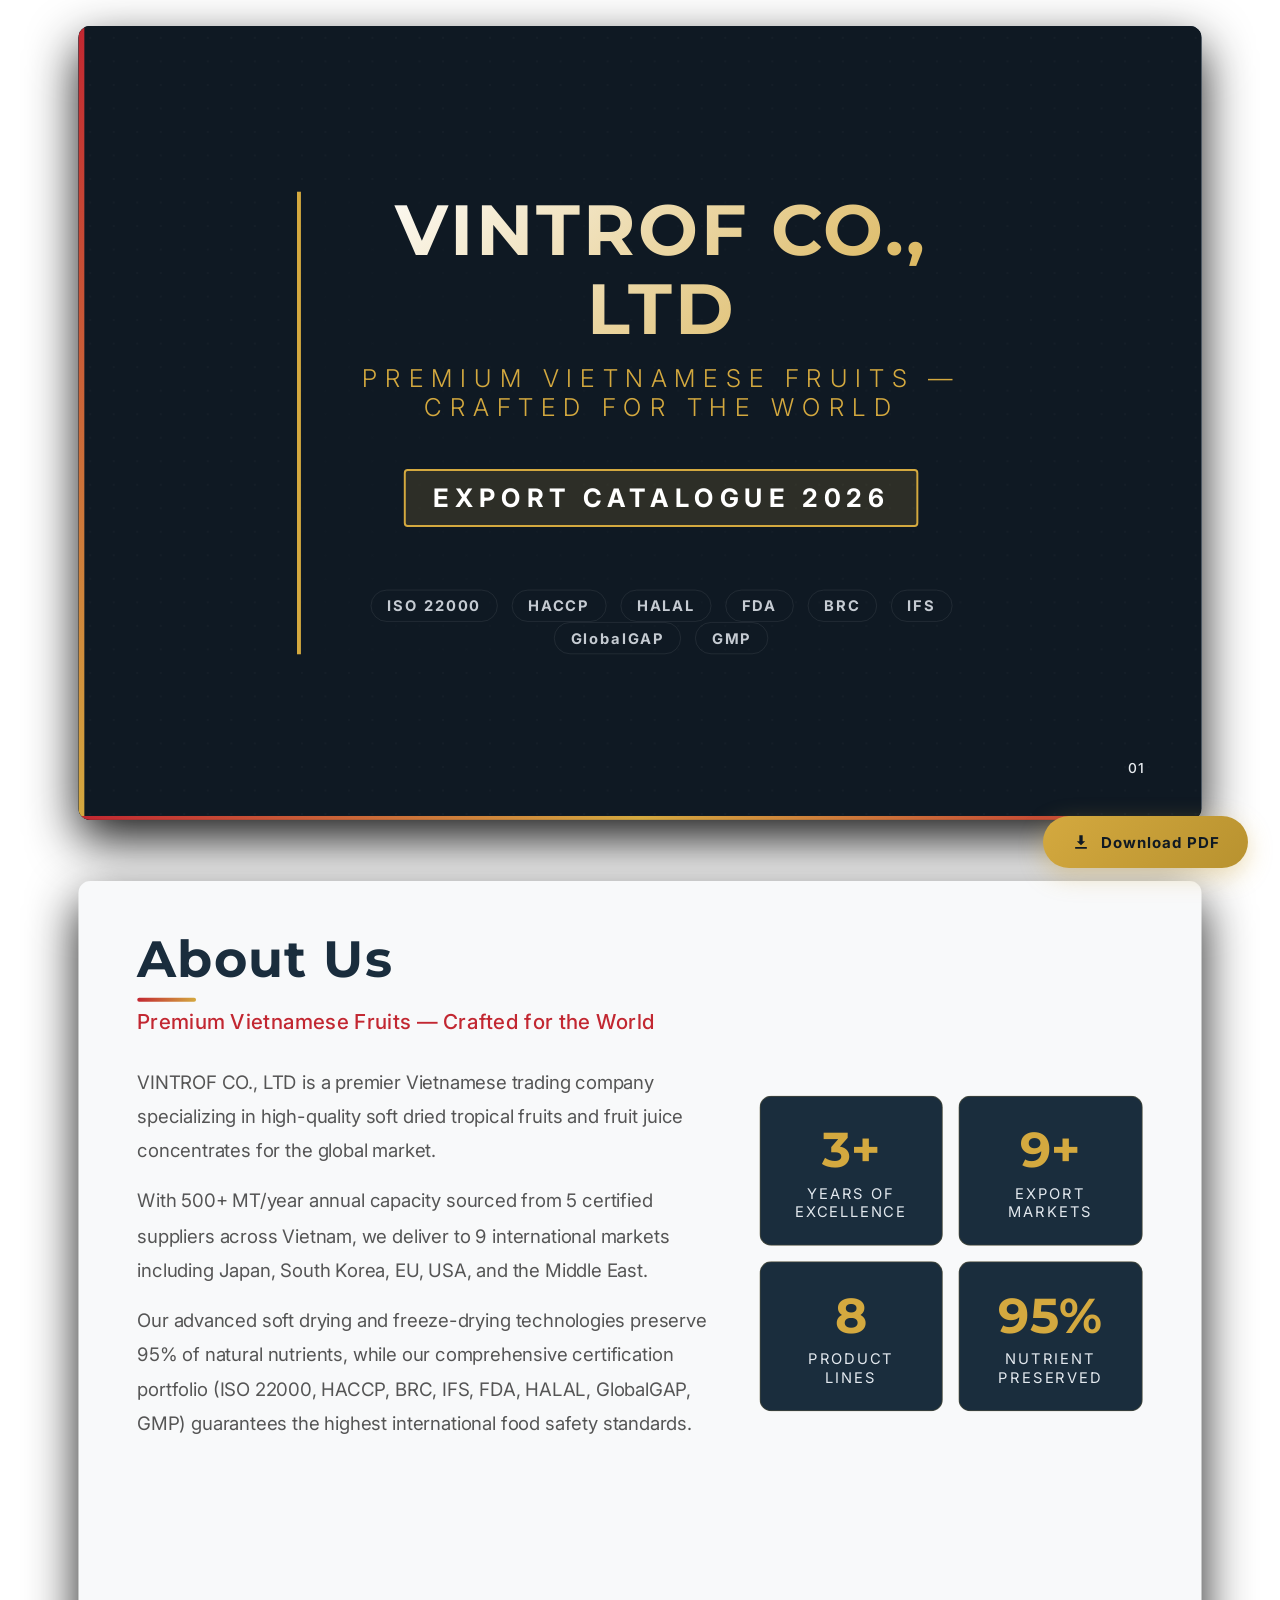
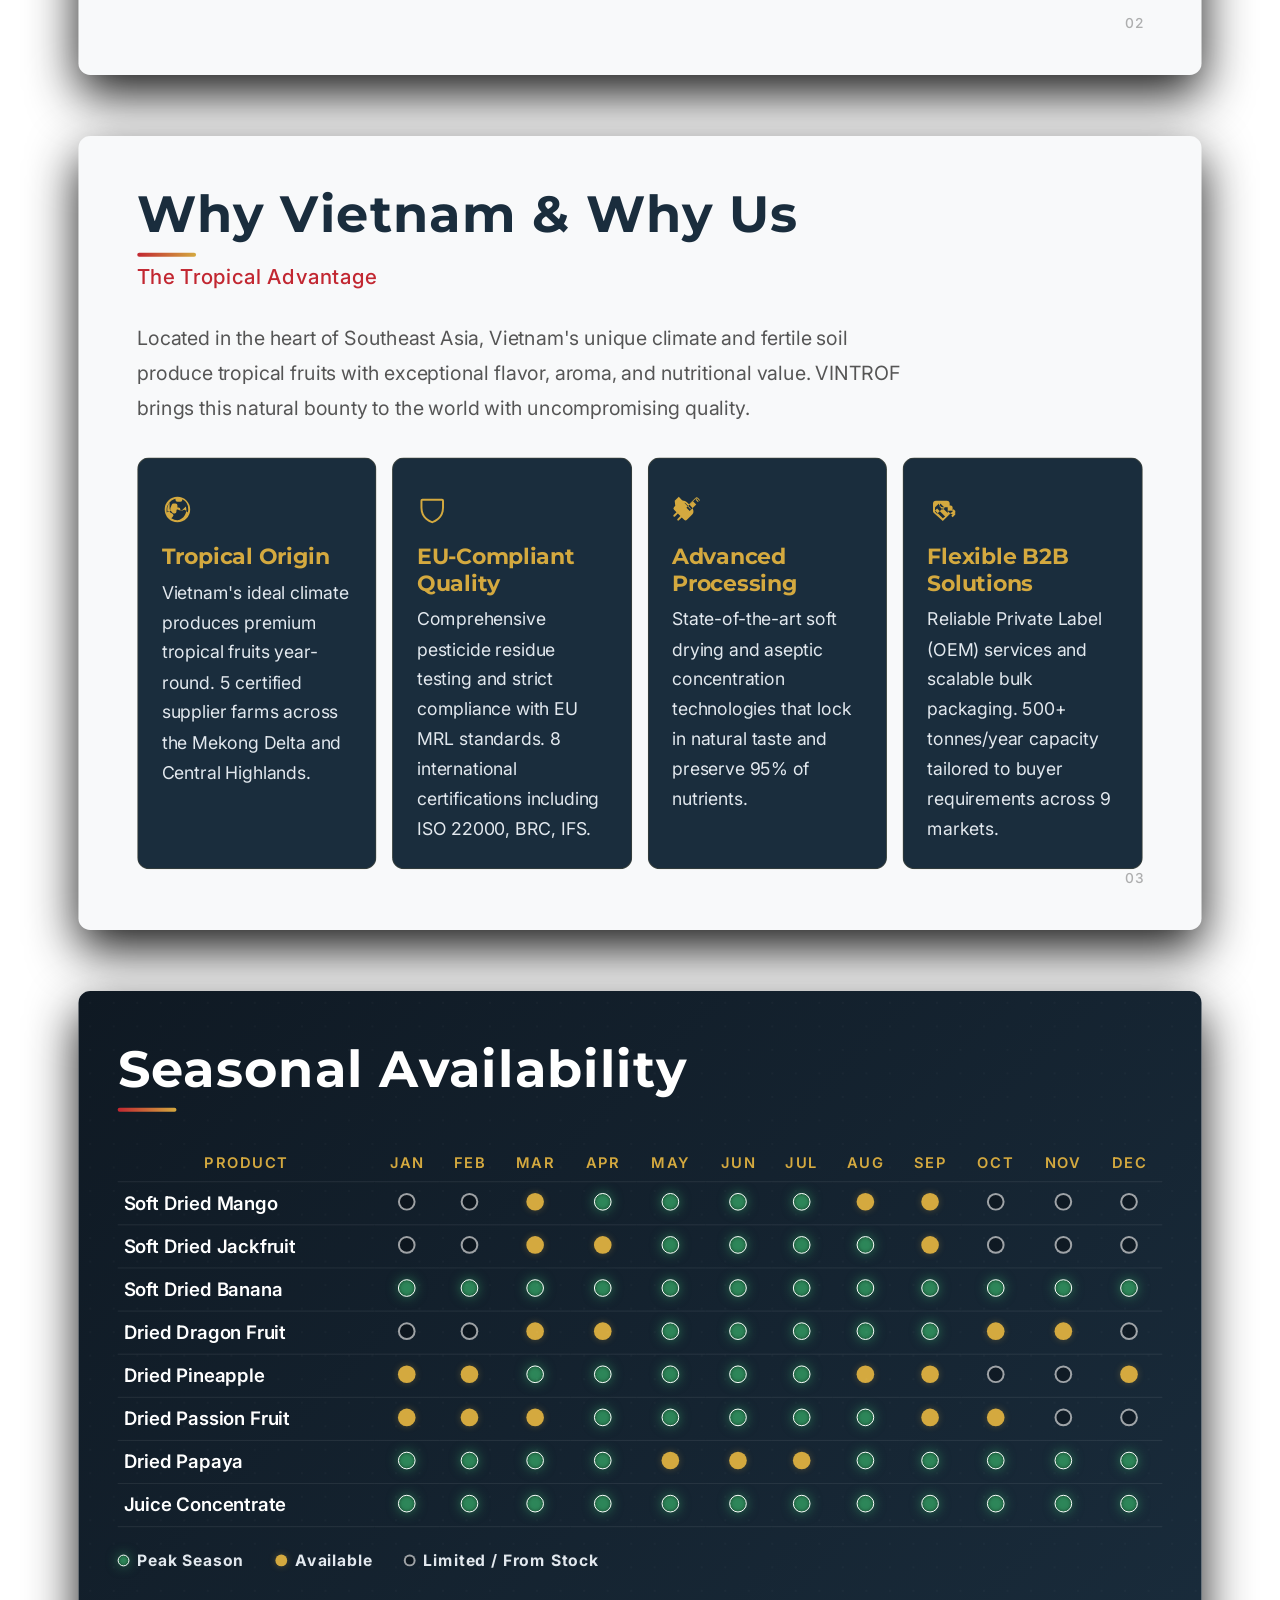
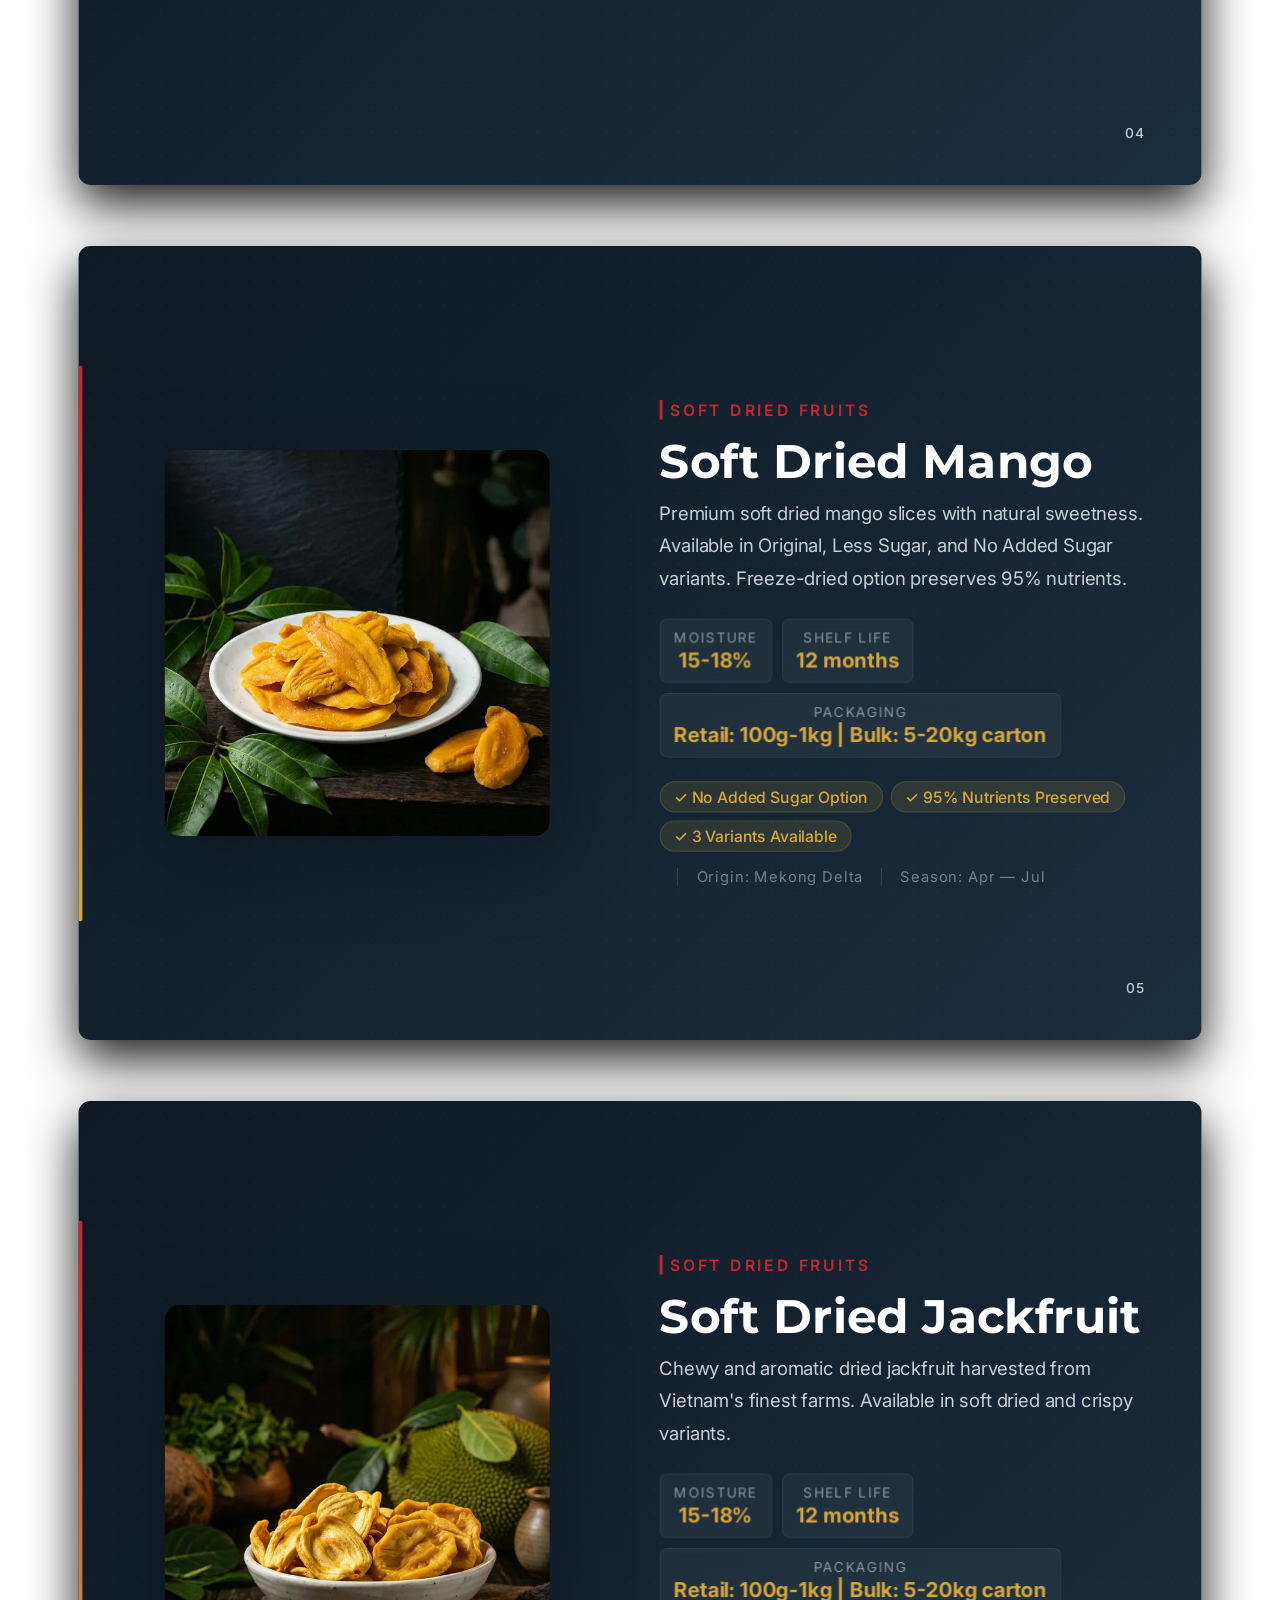
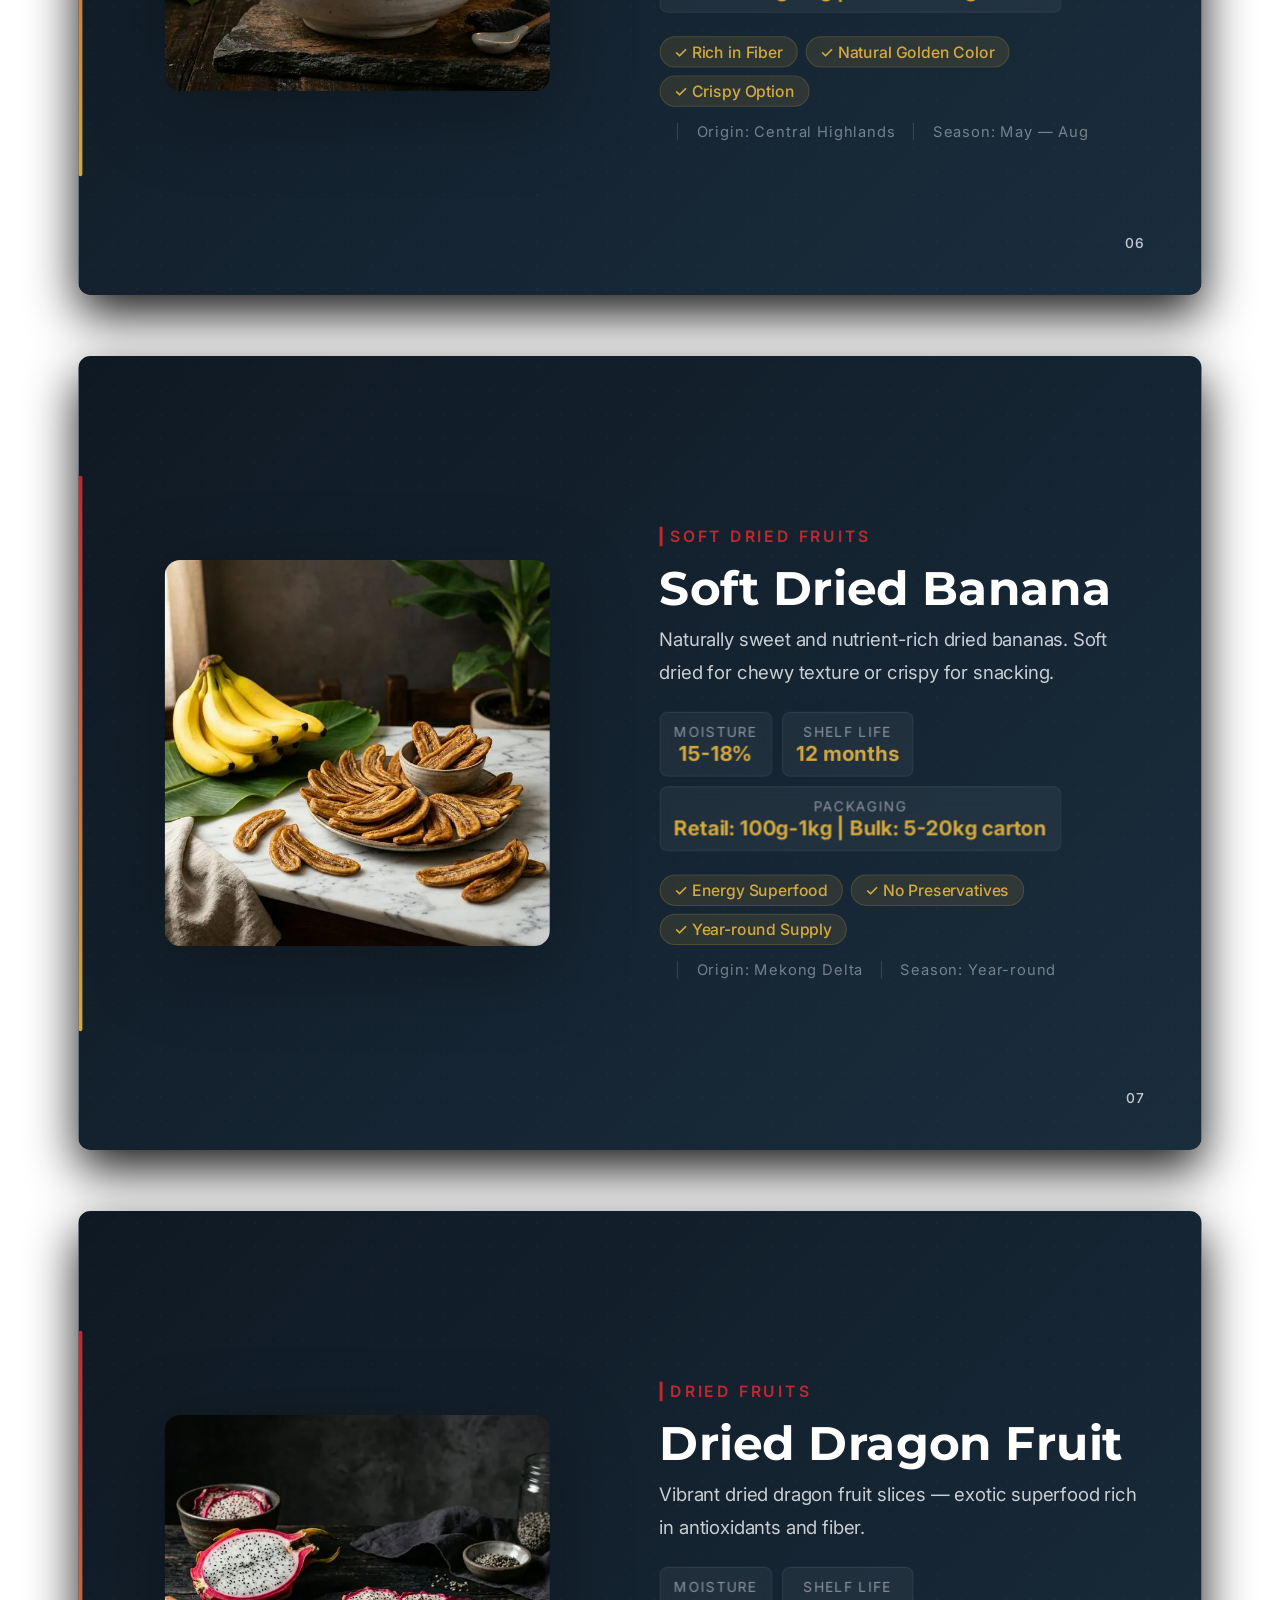
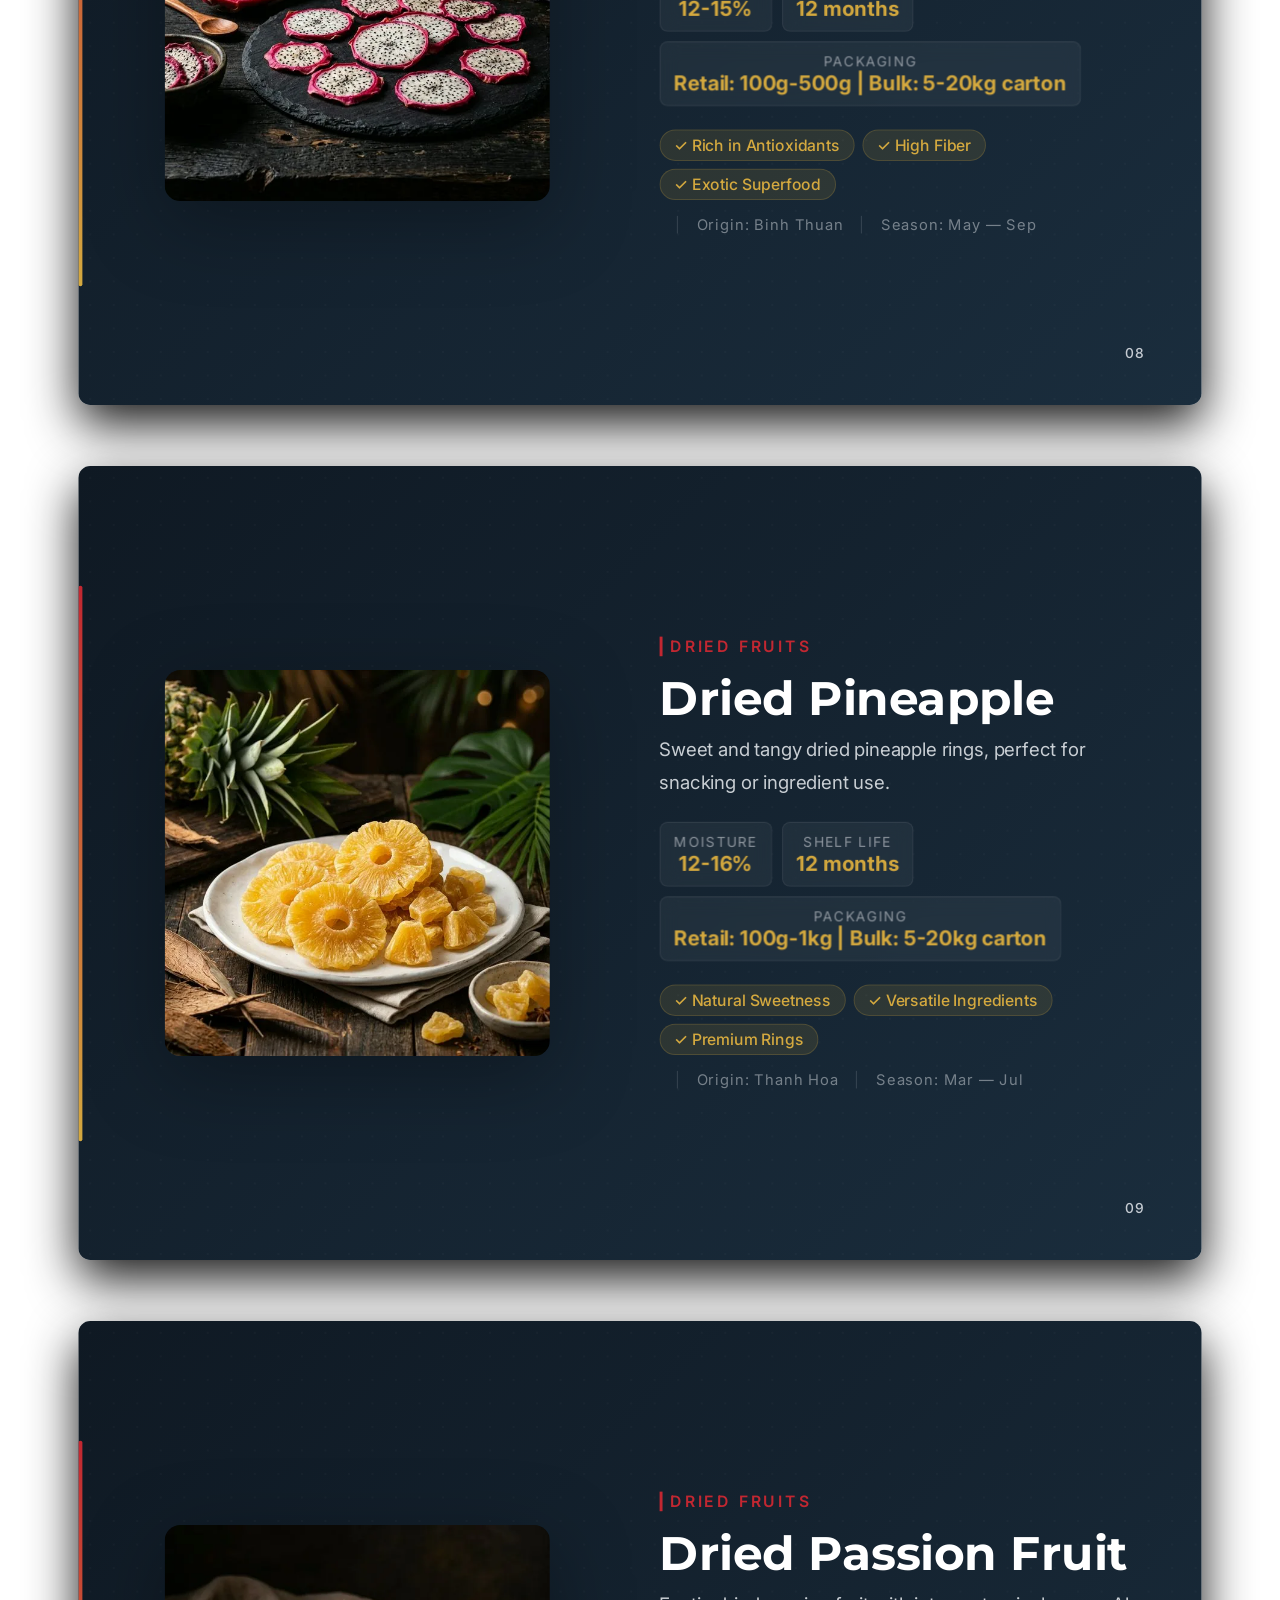
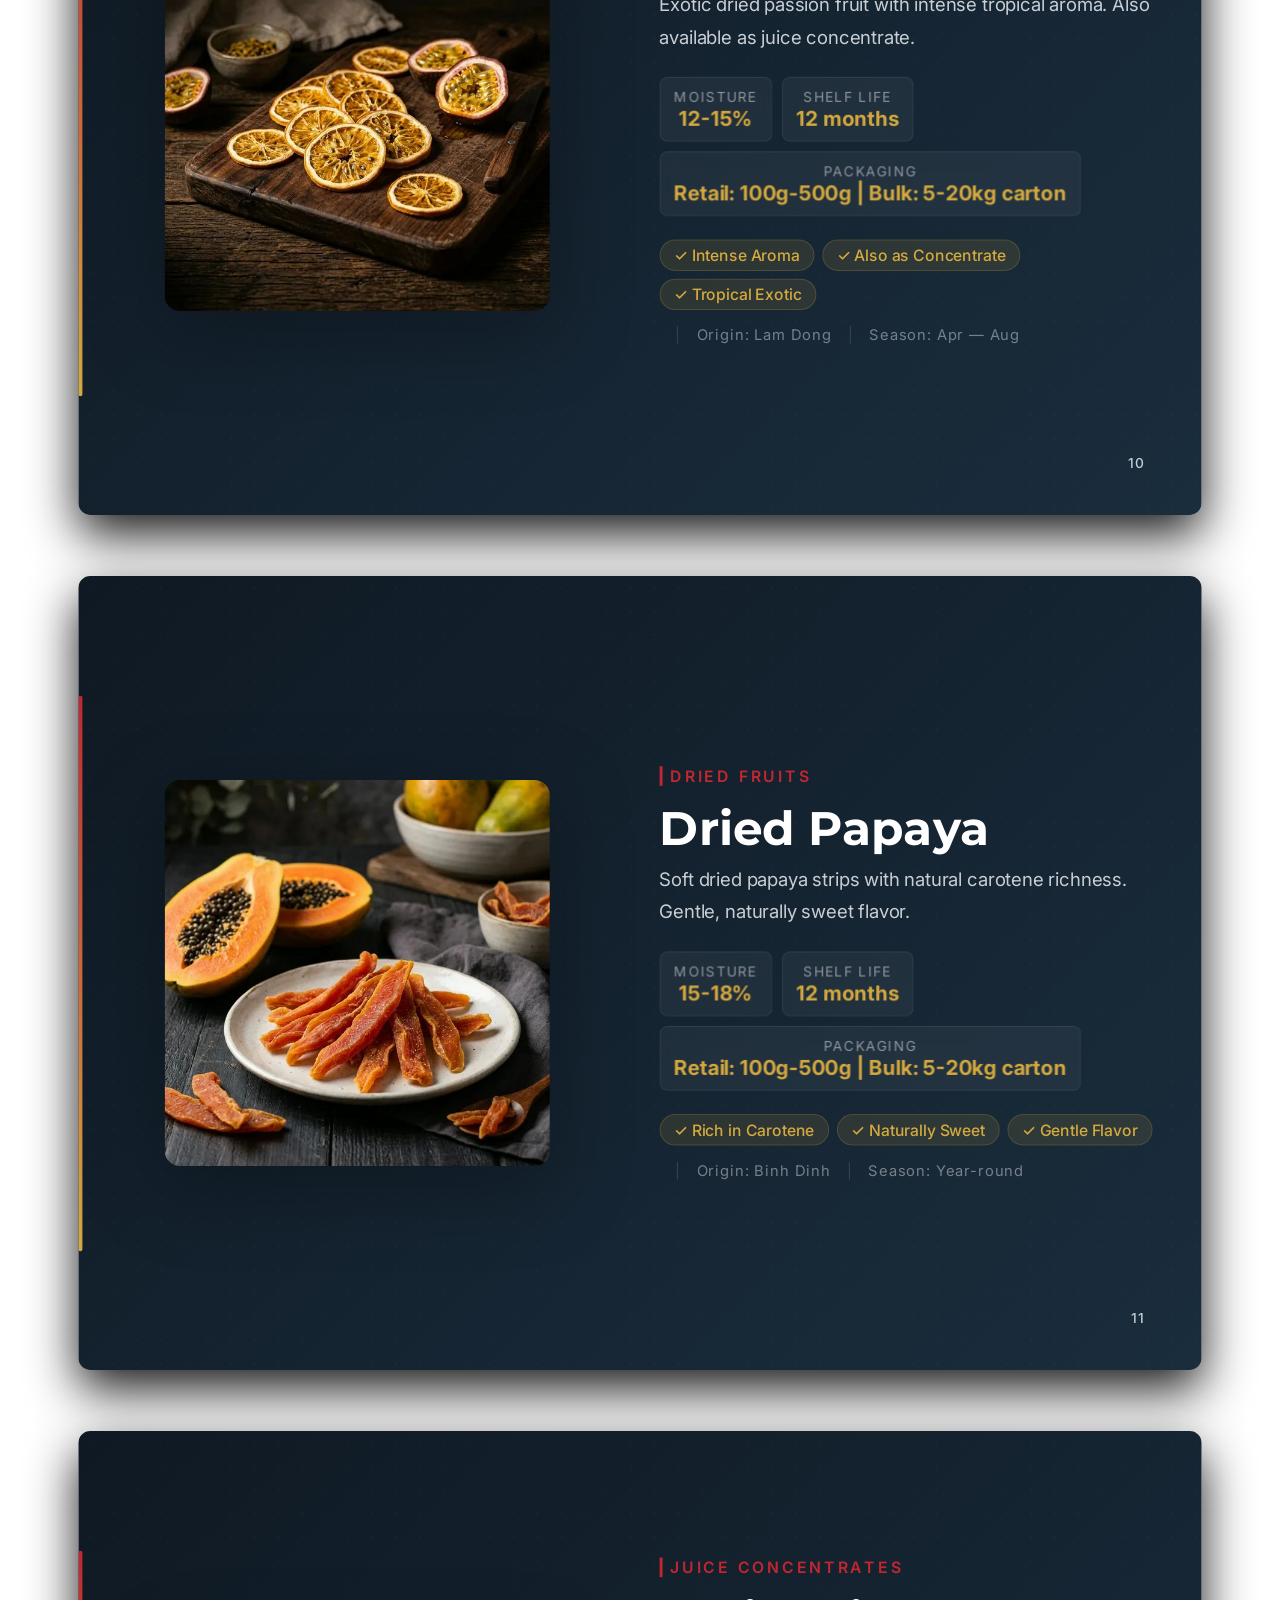
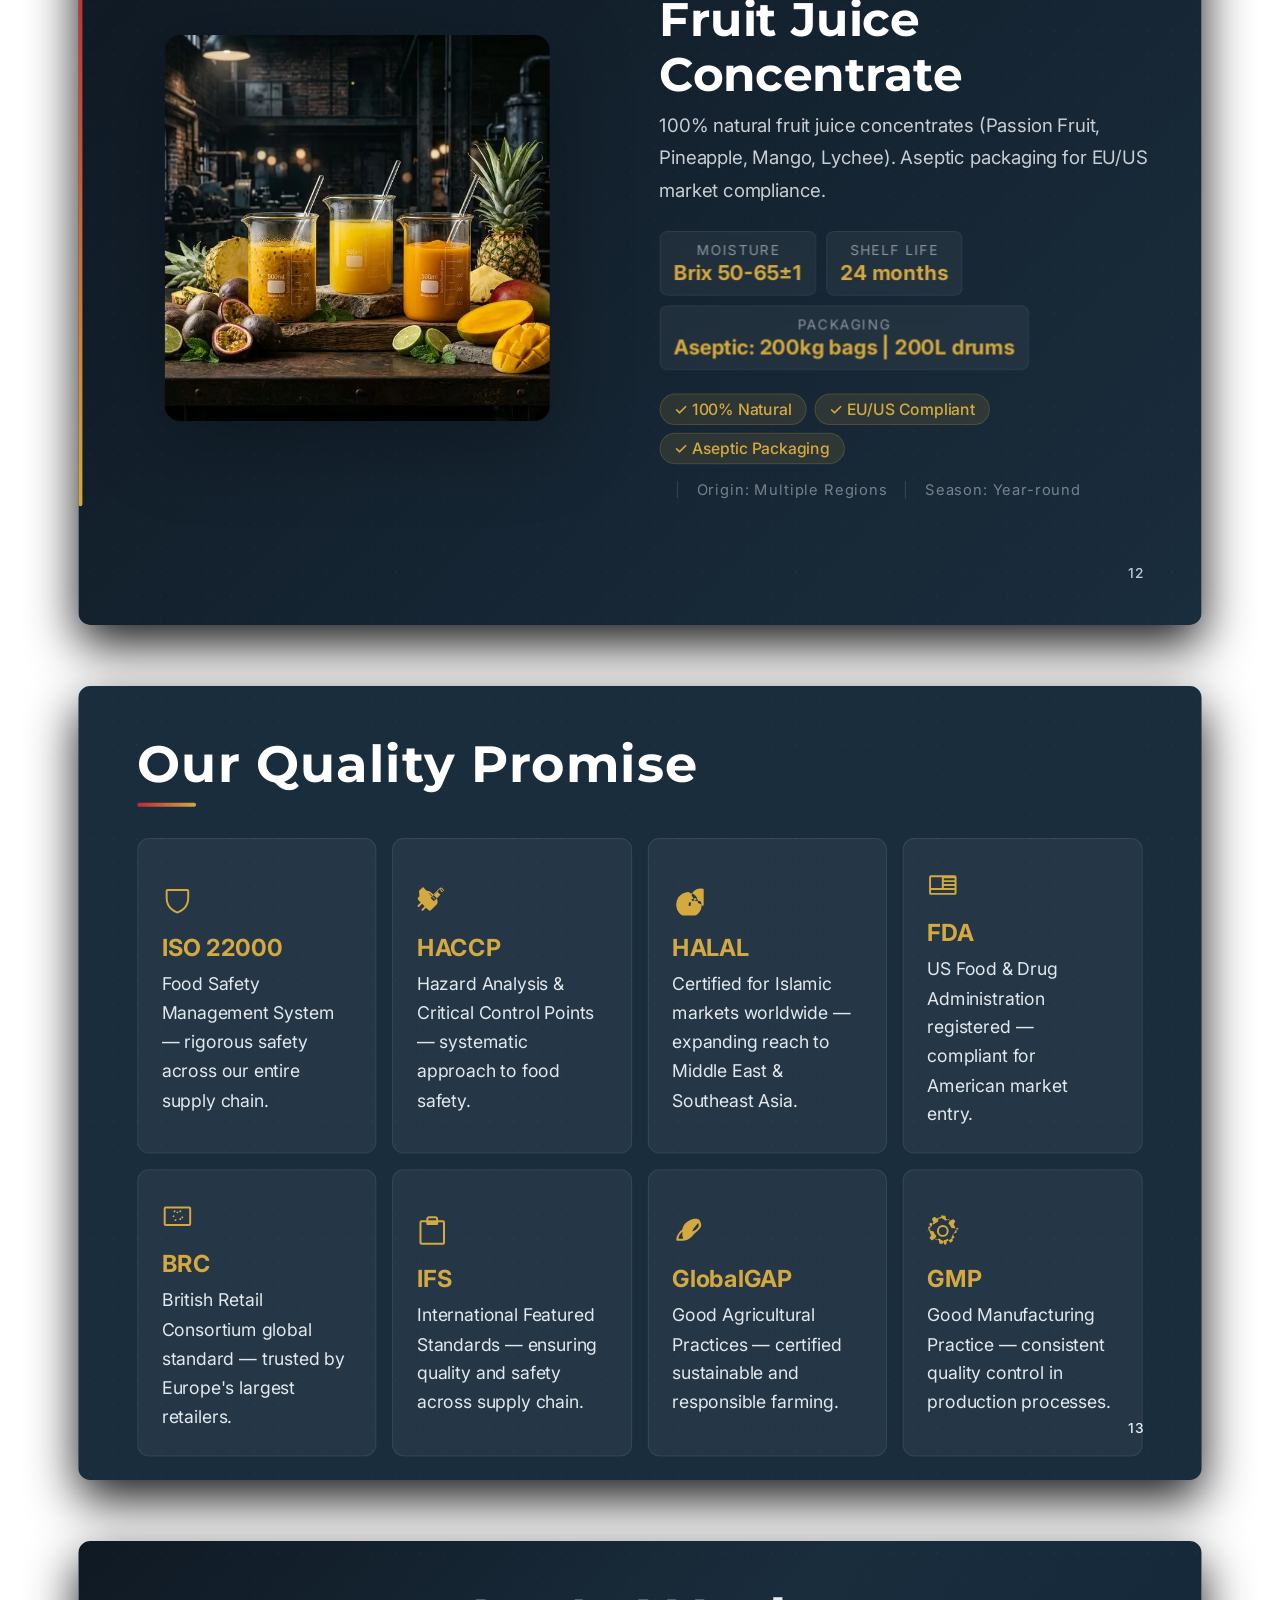
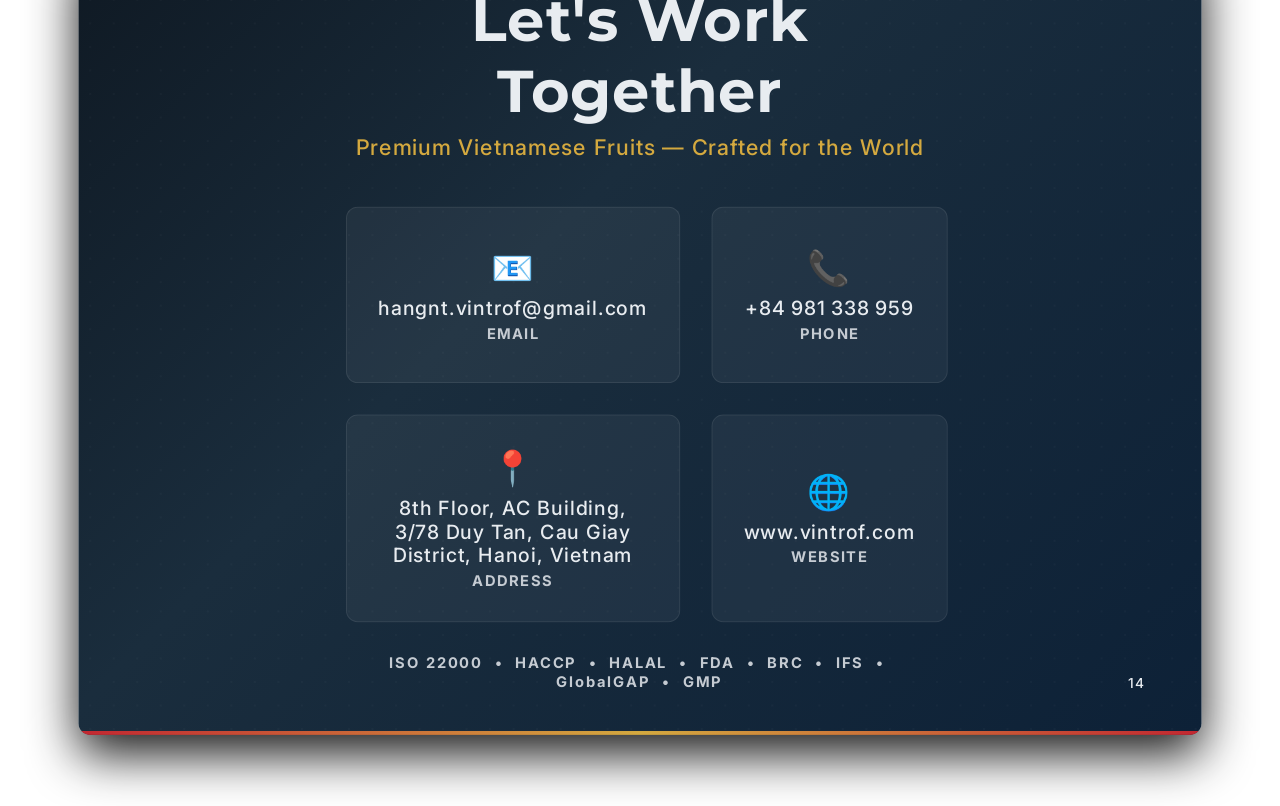
<file: 20260323_Vintrof_PremiumCatalogue_v1.0.html>
<!DOCTYPE html>
<html lang="en">

<head>
    <meta charset="UTF-8">
    <style>
        @import url('https://fonts.googleapis.com/css2?family=Inter:wght@300;400;500;600;700&family=Montserrat:wght@400;500;600;700;800&display=swap');

        /* ===== DESIGN TOKENS ===== */
        :root {
            /* Colors — hardcoded from company_context.json */
            --bg-primary: #0f1923;
            --bg-secondary: #1a2d3d;
            --bg-tertiary: #0d2137;
            --bg-light: #f8f9fa;
            --text-primary: #e8ecf0;
            --text-dark: #1a2d3d;
            --text-muted: #E2E8EE;
            --text-dim: #C5CBD2;
            --accent-red: #c22731;
            --accent-gold: #d4a93f;
            --accent-green: #2d8659;
            --glass-bg: rgba(255, 255, 255, 0.05);
            --glass-border: rgba(255, 255, 255, 0.08);

            /* Spacing — 8px grid */
            --sp-xs: 4px;
            --sp-sm: 8px;
            --sp-md: 16px;
            --sp-lg: 24px;
            --sp-xl: 32px;
            --sp-2xl: 48px;
            --sp-3xl: 64px;

            
        .premium-heading { font-weight: 700; letter-spacing: 1px; }
        
        .cover-bg-gradient {
            position: absolute; top: 0; left: 0; right: 0; bottom: 0;
            background-color: var(--bg-primary);
            background-image: linear-gradient(to right, rgba(15, 25, 35, 0.95) 0%, rgba(15, 25, 35, 0.4) 100%), url('https://images.unsplash.com/photo-1610832958506-aa56368176cf?q=80&w=2670&auto=format&fit=crop');
            background-size: cover;
            background-position: center right;
            z-index: 0;
        }
        .cover-content {
            border-left: 4px solid var(--accent-gold);
            padding-left: 40px;
            background: linear-gradient(90deg, rgba(15,25,35,0.8) 0%, rgba(15,25,35,0) 100%);
        }


        /* Typography */
            --font-display: 'Montserrat', sans-serif;
            --font-body: 'Inter', sans-serif;
        }

        @page {
            size: A4 landscape;
            margin: 0;
        }

        * {
            box-sizing: border-box;
            margin: 0;
            padding: 0;
        }

        body {
            font-family: var(--font-body);
            color: #333;
            background: #fff;
        }

        /* ===== PAGE BASE ===== */
        .page {
            width: 297mm;
            height: 210mm;
            position: relative;
            overflow: hidden;
            page-break-after: always;
            -webkit-print-color-adjust: exact !important;
            print-color-adjust: exact !important;
        }

        .page:last-child {
            page-break-after: avoid;
        }

        /* Page number */
        .page-num {
            position: absolute;
            bottom: 12mm;
            right: 15mm;
            font-size: 14px;
            font-weight: 500;
            letter-spacing: 0.1em;
            z-index: 10;
        }

        .dark .page-num {
            color: var(--text-dim);
        }

        .light .page-num {
            color: rgba(0, 0, 0, 0.3);
        }

        /* Dot pattern overlay */
        .dot-pattern {
            position: absolute;
            top: 0;
            left: 0;
            width: 100%;
            height: 100%;
            background-image: radial-gradient(rgba(255, 255, 255, 0.025) 1px, transparent 1px);
            background-size: 24px 24px;
            pointer-events: none;
            z-index: 0;
        }

        /* ═══════════════════════════════════
   COVER PAGE
   ═══════════════════════════════════ */
        .cover {
            background: linear-gradient(135deg, var(--bg-primary) 0%, var(--bg-secondary) 40%, var(--bg-tertiary) 100%);
            display: flex;
            align-items: center;
            justify-content: center;
            text-align: center;
            color: var(--text-primary);
        }

        .cover::before {
            content: '';
            position: absolute;
            top: 0;
            left: 0;
            width: 6px;
            height: 100%;
            background: linear-gradient(180deg, var(--accent-red), var(--accent-gold));
            z-index: 2;
        }

        .cover::after {
            content: '';
            position: absolute;
            bottom: 0;
            left: 0;
            width: 100%;
            height: 4px;
            background: linear-gradient(90deg, var(--accent-red), var(--accent-gold), var(--accent-red));
            z-index: 2;
        }

        .cover-content {
            z-index: 1;
            max-width: 700px;
        }

        .cover h1 {
            font-family: var(--font-display);
            font-size: 72px;
            font-weight: 700;
            letter-spacing: 3px;
            margin-bottom: var(--sp-md);
            background: linear-gradient(135deg, #fff 0%, var(--accent-gold) 100%);
            -webkit-background-clip: text;
            background-clip: text;
            -webkit-text-fill-color: transparent;
            line-height: 1.1;
        }

        /* PDF/Print Fallbacks */
        @media print {
            .cover h1 {
                background: none !important;
                -webkit-text-fill-color: #fff !important;
                color: #fff !important;
                background-clip: unset !important;
            }
            .spec-item {
                backdrop-filter: none !important;
                background: rgba(255, 255, 255, 0.1) !important;
            }
            .spec-label {
                opacity: 1 !important;
                color: #aaa !important;
            }
            .spec-value {
                opacity: 1 !important;
                color: #fff !important;
            }
            .download-fab, .download-fab svg {
                display: none !important;
                visibility: hidden !important;
                width: 0 !important;
                height: 0 !important;
            }
        }

        .cover .subtitle {
            font-size: 25px;
            font-weight: 300;
            color: var(--accent-gold);
            letter-spacing: 8px;
            text-transform: uppercase;
            margin-bottom: var(--sp-2xl);
        }

        .cover .year {
            font-size: 26px;
            color: #ffffff;
            font-weight: 700;
            letter-spacing: 6px;
            text-transform: uppercase;
            padding: 12px 28px;
            border: 2px solid var(--accent-gold);
            border-radius: 4px;
            display: inline-block;
            background: rgba(212, 169, 63, 0.15);
        }

        .cover .certs {
            margin-top: var(--sp-3xl);
            font-size: 15px;
            color: var(--text-dim);
            letter-spacing: 2px;
        }

        .cover .certs span {
            display: inline-block;
            padding: 6px 16px;
            border: 1px solid var(--glass-border);
            border-radius: 20px;
            margin: 0 4px;
        }

        /* ═══════════════════════════════════
   ABOUT PAGE
   ═══════════════════════════════════ */
        .about {
            background: var(--bg-light);
            padding: var(--sp-2xl) 60px;
        }

        .section-header {
            margin-bottom: var(--sp-xl);
        }

        .section-header h2 {
            font-family: var(--font-display);
            font-size: 52px;
            color: var(--text-dark);
            margin-bottom: var(--sp-sm);
        }

        .section-header .accent-bar {
            width: 60px;
            height: 4px;
            background: linear-gradient(90deg, var(--accent-red), var(--accent-gold));
            border-radius: 2px;
            margin-bottom: var(--sp-sm);
        }

        .section-header .tagline {
            font-size: 21px;
            color: var(--accent-red);
            font-weight: 500;
            letter-spacing: 0.5px;
        }

        .about-grid {
            display: flex;
            gap: var(--sp-2xl);
            margin-top: var(--sp-lg);
        }

        .about-text {
            flex: 3;
            font-size: 19px;
            line-height: 1.85;
            color: #555;
        }

        .about-text p+p {
            margin-top: var(--sp-md);
        }

        .about-stats {
            flex: 2;
            display: grid;
            grid-template-columns: 1fr 1fr;
            gap: var(--sp-md);
            align-content: center;
        }

        .stat-card {
            background: var(--bg-secondary);
            color: #fff;
            padding: var(--sp-lg);
            border-radius: 12px;
            text-align: center;
            border: 1px solid rgba(212, 169, 63, 0.2);
        }

        .stat-card .number {
            font-family: var(--font-display);
            font-size: 50px;
            font-weight: 700;
            color: var(--accent-gold);
        }

        .stat-card .label {
            font-size: 15px;
            text-transform: uppercase;
            letter-spacing: 2px;
            margin-top: var(--sp-xs);
            color: var(--text-muted);
        }

        /* ═══════════════════════════════════
   PRODUCT PAGES
   ═══════════════════════════════════ */
        .product-page {
            display: flex;
        }

        .product-page.dark {
            background: linear-gradient(135deg, var(--bg-primary) 0%, var(--bg-secondary) 100%);
            color: var(--text-primary);
        }

        .product-page.light {
            background: var(--bg-light);
            color: #333;
        }

        /* Accent gradient line on left */
        .product-page.dark::before {
            content: '';
            position: absolute;
            top: 15%;
            left: 0;
            width: 4px;
            height: 70%;
            background: linear-gradient(to bottom, var(--accent-red), var(--accent-gold));
            border-radius: 2px;
            z-index: 2;
        }

        .product-page.light::before {
            content: '';
            position: absolute;
            top: 15%;
            left: 0;
            width: 4px;
            height: 70%;
            background: linear-gradient(to bottom, var(--accent-gold), var(--accent-red));
            border-radius: 2px;
            z-index: 2;
        }

        .product-visual {
            flex: 1;
            display: flex;
            align-items: center;
            justify-content: center;
            position: relative;
            padding: var(--sp-xl);
        }

        .product-visual img {
            width: 78%;
            max-height: 165mm;
            object-fit: contain;
            border-radius: 16px;
            filter: drop-shadow(0 20px 40px rgba(0, 0, 0, 0.3));
        }

        .product-info {
            flex: 1;
            padding: var(--sp-2xl) var(--sp-2xl) var(--sp-2xl) var(--sp-lg);
            display: flex;
            flex-direction: column;
            justify-content: center;
        }

        .product-category {
            font-size: 16px;
            font-weight: 600;
            text-transform: uppercase;
            letter-spacing: 3px;
            color: var(--accent-red);
            border-left: 3px solid var(--accent-red);
            padding-left: var(--sp-sm);
            margin-bottom: var(--sp-md);
        }

        .product-name {
            font-family: var(--font-display);
            font-size: 48px;
            font-weight: 700;
            margin-bottom: var(--sp-sm);
            line-height: 1.15;
        }

        .dark .product-name {
            color: #fff;
        }

        .light .product-name {
            color: var(--text-dark);
        }

        .product-desc {
            font-size: 19px;
            line-height: 1.75;
            margin-bottom: var(--sp-lg);
            opacity: 0.85;
        }

        /* Specs — glassmorphism cards */
        .specs-grid {
            display: flex;
            flex-wrap: wrap;
            gap: 10px;
            margin-bottom: var(--sp-lg);
        }

        .spec-item {
            padding: 10px 14px;
            border-radius: 8px;
            min-width: 110px;
            text-align: center;
        }

        .dark .spec-item {
            background: var(--glass-bg);
            border: 1px solid var(--glass-border);
            backdrop-filter: blur(10px);
        }

        .light .spec-item {
            background: rgba(26, 26, 46, 0.06);
            border: 1px solid rgba(26, 26, 46, 0.1);
        }

        .spec-label {
            font-size: 14px;
            text-transform: uppercase;
            letter-spacing: 1.5px;
            opacity: 0.55;
            margin-bottom: 2px;
        }

        .spec-value {
            font-size: 21px;
            font-weight: 700;
        }

        .dark .spec-value {
            color: var(--accent-gold);
        }

        .light .spec-value {
            color: var(--accent-red);
        }

        /* Highlights */
        .highlights {
            display: flex;
            flex-wrap: wrap;
            gap: var(--sp-sm);
            margin-bottom: var(--sp-md);
        }

        .highlight-tag {
            font-size: 16px;
            padding: 5px 14px;
            border-radius: 20px;
            font-weight: 500;
            display: inline-flex;
            align-items: center;
            gap: 5px;
        }

        .dark .highlight-tag {
            background: rgba(212, 169, 63, 0.12);
            color: var(--accent-gold);
            border: 1px solid rgba(212, 169, 63, 0.2);
        }

        .light .highlight-tag {
            background: var(--bg-secondary);
            color: #fff;
        }

        /* MOQ / Pricing — B2B specific */
        .product-moq {
            display: flex;
            align-items: center;
            gap: var(--sp-md);
            padding: 10px 0;
            border-top: 1px solid var(--glass-border);
            margin-bottom: var(--sp-md);
        }

        .moq-item {
            font-size: 18px;
            font-weight: 500;
        }

        .moq-item .moq-label {
            font-size: 14px;
            text-transform: uppercase;
            letter-spacing: 1px;
            opacity: 0.5;
        }

        .moq-item .moq-value {
            font-weight: 700;
            font-size: 20px;
        }

        .dark .moq-value {
            color: var(--accent-gold);
        }

        /* Product footer */
        .product-footer {
            font-size: 15px;
            opacity: 0.45;
            letter-spacing: 1px;
            display: flex;
            gap: var(--sp-md);
        }

        .product-footer .divider {
            opacity: 0.3;
        }

        /* ═══════════════════════════════════
   CERTIFICATIONS PAGE
   ═══════════════════════════════════ */
        .certs-page {
            background: var(--bg-secondary);
            color: var(--text-primary);
            padding: var(--sp-2xl) 60px;
        }

        .certs-page .section-header h2 {
            color: #fff;
        }

        .certs-grid {
            display: grid;
            grid-template-columns: repeat(4, 1fr);
            gap: var(--sp-md);
            margin-top: var(--sp-lg);
        }

        .cert-card {
            background: var(--glass-bg);
            border: 1px solid var(--glass-border);
            border-radius: 12px;
            padding: var(--sp-lg);
            transition: border-color 0.3s;
            display: flex;
            flex-direction: column;
            justify-content: center;
        }

        .cert-icon {
            font-size: 40px;
            margin-bottom: var(--sp-sm);
        }

        .cert-name {
            font-size: 24px;
            font-weight: 700;
            color: var(--accent-gold);
            margin-bottom: var(--sp-sm);
        }

        .cert-desc {
            font-size: 18px;
            line-height: 1.65;
            color: var(--text-muted);
        }

        /* ═══════════════════════════════════
   CONTACT PAGE
   ═══════════════════════════════════ */
        .contact-page {
            background: linear-gradient(135deg, var(--bg-primary) 0%, var(--bg-secondary) 40%, var(--bg-tertiary) 100%);
            color: var(--text-primary);
            display: flex;
            align-items: center;
            justify-content: center;
            text-align: center;
        }

        .contact-page::after {
            content: '';
            position: absolute;
            bottom: 0;
            left: 0;
            width: 100%;
            height: 4px;
            background: linear-gradient(90deg, var(--accent-red), var(--accent-gold), var(--accent-red));
            z-index: 2;
        }

        .contact-content {
            z-index: 1;
            max-width: 600px;
        }

        .contact-content h2 {
            font-family: var(--font-display);
            font-size: 60px;
            margin-bottom: var(--sp-sm);
            line-height: 1.2;
        }

        .contact-content .cta-text {
            color: var(--accent-gold);
            font-size: 22px;
            font-weight: 500;
            letter-spacing: 1px;
            margin-bottom: var(--sp-2xl);
        }

        .contact-grid {
            display: grid;
            grid-template-columns: repeat(2, 1fr);
            gap: var(--sp-xl);
            margin: var(--sp-xl) auto;
            max-width: 800px;
        }

        .contact-card {
            background: var(--glass-bg);
            border: 1px solid var(--glass-border);
            border-radius: 12px;
            padding: var(--sp-xl);
            text-align: center;
            display: flex;
            flex-direction: column;
            align-items: center;
            justify-content: center;
            min-height: 180px;
        }

        .contact-card .icon {
            font-size: 35px;
            margin-bottom: var(--sp-sm);
        }

        .contact-card .value {
            font-size: 20px;
            font-weight: 500;
            color: var(--text-primary);
        }

        .contact-card .label {
            font-size: 15px;
            text-transform: uppercase;
            letter-spacing: 1.5px;
            color: var(--text-dim);
            margin-top: var(--sp-xs);
        }

        /* ═══════════════════════════════════
   WHY VIETNAM PAGE
   ═══════════════════════════════════ */
        .why-page {
            background: var(--bg-light);
            padding: var(--sp-2xl) 60px;
        }

        .why-page .section-header h2 {
            color: var(--text-dark);
        }

        .why-intro {
            font-size: 20px;
            line-height: 1.8;
            color: #555;
            max-width: 800px;
            margin-bottom: var(--sp-xl);
        }

        .why-grid {
            display: grid;
            grid-template-columns: repeat(4, 1fr);
            gap: var(--sp-md);
        }

        .why-card {
            background: var(--bg-secondary);
            border-radius: 12px;
            padding: var(--sp-lg);
            color: #fff;
            border: 1px solid rgba(212, 169, 63, 0.15);
        }

        .why-card .why-icon {
            font-size: 45px;
            margin-bottom: var(--sp-sm);
        }

        .why-card h3 {
            font-family: var(--font-display);
            font-size: 22px;
            font-weight: 700;
            color: var(--accent-gold);
            margin-bottom: var(--sp-sm);
        }

        .why-card p {
            font-size: 18px;
            line-height: 1.7;
            color: var(--text-muted);
        }

        /* ═══════════════════════════════════
   SEASON CHART PAGE
   ═══════════════════════════════════ */
        .season-page {
            background: linear-gradient(135deg, var(--bg-primary) 0%, var(--bg-secondary) 100%);
            color: var(--text-primary);
            padding: var(--sp-2xl) 40px;
        }

        .season-page .section-header h2 {
            color: #fff;
        }

        .season-table {
            width: 100%;
            border-collapse: collapse;
            margin-top: var(--sp-lg);
            font-size: 18px;
        }

        .season-table th {
            font-size: 15px;
            text-transform: uppercase;
            letter-spacing: 1.5px;
            padding: 10px 6px;
            color: var(--accent-gold);
            font-weight: 600;
            border-bottom: 1px solid var(--glass-border);
        }

        .season-table td {
            padding: 10px 6px;
            text-align: center;
            border-bottom: 1px solid var(--glass-border);
        }

        .season-table td:first-child {
            text-align: left;
            font-weight: 600;
            color: #fff;
            font-size: 19px;
            min-width: 160px;
        }

        .season-dot {
            display: inline-block;
            width: 18px;
            height: 18px;
            border-radius: 50%;
        }

        .season-dot.peak {
            background: var(--accent-green);
            box-shadow: 0 0 12px rgba(45, 134, 89, 0.8), inset 0 0 4px rgba(0,0,0,0.5); border: 1px solid #fff;
        }

        .season-dot.available {
            background: var(--accent-gold);
            box-shadow: 0 0 8px rgba(212, 169, 63, 0.3);
        }

        .season-dot.limited {
            background: rgba(0,0,0,0.3); border: 2px solid rgba(255,255,255,0.6); box-sizing: border-box;
        }

        .season-legend {
            display: flex;
            gap: var(--sp-xl);
            margin-top: var(--sp-lg);
            font-size: 16px;
            color: var(--text-muted);
        }

        .season-legend span {
            display: flex;
            align-items: center;
            gap: var(--sp-sm);
        }

        .contact-certs {
            font-size: 15px;
            color: var(--text-dim);
            letter-spacing: 2px;
        }

        /* ═══════════════════════════════════
           MOBILE RESPONSIVENESS (WEB ONLY)
           ═══════════════════════════════════ */
        @media screen and (max-width: 768px) {
            .page {
                height: auto !important;
                aspect-ratio: auto !important;
                margin-bottom: 2rem !important;
                padding: 1rem !important;
            }
            .cover h1 { font-size: 44px !important; line-height: 1.2 !important; }
            .cover .subtitle { font-size: 16px !important; letter-spacing: 4px !important; }
            .about-grid, .product-page { flex-direction: column !important; }
            .about-text, .about-stats, .product-visual, .product-info { 
                flex: none !important; width: 100% !important; padding: 1rem 0 !important; 
            }
            .contact-grid { 
                grid-template-columns: 1fr !important; 
            }
            .certs-grid { grid-template-columns: 1fr 1fr !important; }
            .why-grid { grid-template-columns: 1fr !important; }
            .product-name { font-size: 36px !important; }
            .product-visual img { width: 90% !important; }
            .section-header h2 { font-size: 36px !important; }
            .cover, .about, .product-page, .certs-page, .why-page, .season-page, .contact-page {
                padding: 2rem 1rem !important;
            }
        }
    </style>
    <style media="screen">
        /* Web Presentation Mode (Ignored by @media print/PDF) */

        /* Floating Download PDF Button */
        .download-fab {
            position: fixed;
            bottom: 2rem;
            right: 2rem;
            z-index: 9999;
            background: linear-gradient(135deg, var(--accent-gold), #b8922f);
            color: #0f1923;
            text-decoration: none;
            font-family: var(--font-body);
            font-weight: 700;
            font-size: 15px;
            letter-spacing: 1px;
            padding: 16px 28px;
            border-radius: 50px;
            box-shadow: 0 8px 24px rgba(212, 169, 63, 0.35);
            transition: all 0.3s cubic-bezier(0.25, 1, 0.5, 1);
            display: flex;
            align-items: center;
            gap: 10px;
        }
        .download-fab:hover {
            transform: translateY(-3px) scale(1.03);
            box-shadow: 0 12px 32px rgba(212, 169, 63, 0.5);
        }
        .download-fab svg {
            width: 20px;
            height: 20px;
        }
        @media (max-width: 768px) {
            .download-fab {
                bottom: 1rem;
                right: 1rem;
                padding: 12px 20px;
                font-size: 13px;
            }
        }
        html {
            scroll-snap-type: y mandatory;
            background: #050510;
        }
        body {
            display: flex;
            flex-direction: column;
            align-items: center;
            padding: 2vh 0;
            overflow-x: hidden;
        }
        .page {
            scroll-snap-align: center;
            scroll-snap-stop: always;
            /* Containerize the A4 page for the screen */
            aspect-ratio: 297 / 210;
            height: 90vh;
            width: auto;
            max-width: 95vw;
            margin-bottom: 5vh;
            border-radius: 12px;
            box-shadow: 0 20px 50px rgba(0,0,0,0.9), 0 0 2px rgba(255,255,255,0.1);
            overflow: hidden;
            position: relative;
            transform: scale(0.98);
            transition: transform 0.4s cubic-bezier(0.25, 1, 0.5, 1), box-shadow 0.4s ease;
        }
        .page:hover {
            transform: scale(1);
            box-shadow: 0 30px 60px rgba(0,0,0,1), 0 0 4px rgba(212,169,63,0.3);
        }
        /* Hide scrollbar for a cleaner presentation */
        ::-webkit-scrollbar { width: 8px; }
        ::-webkit-scrollbar-track { background: #050510; }
        ::-webkit-scrollbar-thumb { background: #333; border-radius: 4px; }
        ::-webkit-scrollbar-thumb:hover { background: #555; }
    </style>
    <style>
        @media print {
            .download-fab { display: none !important; }
        }
    </style>
</head>

<body>

    <!-- ═══ COVER ═══ -->
    <div class="page cover">
        <div class="cover-bg-gradient"></div>
        <div class="dot-pattern"></div>
        <div class="cover-content premium-heading">
            <h1>VINTROF CO., LTD</h1>
            <div class="subtitle">Premium Vietnamese Fruits — Crafted for the World</div>
            <div class="year">EXPORT CATALOGUE 2026</div>
            <div class="certs">
                
                <span>ISO 22000</span>
                
                <span>HACCP</span>
                
                <span>HALAL</span>
                
                <span>FDA</span>
                
                <span>BRC</span>
                
                <span>IFS</span>
                
                <span>GlobalGAP</span>
                
                <span>GMP</span>
                
            </div>
        </div>
        <div class="page-num">01</div>
    </div>

    <!-- ═══ ABOUT US ═══ -->
    <div class="page about">
        <div class="section-header">
            <h2 class="premium-heading">About Us</h2>
            <div class="accent-bar"></div>
            <div class="tagline">Premium Vietnamese Fruits — Crafted for the World</div>
        </div>
        <div class="about-grid">
            <div class="about-text">
                <p>VINTROF CO., LTD is a premier Vietnamese trading company specializing in high-quality soft dried tropical fruits and fruit juice concentrates for the global market.</p><p>With 500+ MT/year annual capacity sourced from 5 certified suppliers across Vietnam, we deliver to 9 international markets including Japan, South Korea, EU, USA, and the Middle East.</p><p>Our advanced soft drying and freeze-drying technologies preserve 95% of natural nutrients, while our comprehensive certification portfolio (ISO 22000, HACCP, BRC, IFS, FDA, HALAL, GlobalGAP, GMP) guarantees the highest international food safety standards.</p>
            </div>
            <div class="about-stats">
                <div class="stat-card">
                    <div class="number">3+</div>
                    <div class="label">Years of Excellence</div>
                </div>
                <div class="stat-card">
                    <div class="number">9+</div>
                    <div class="label">Export Markets</div>
                </div>
                <div class="stat-card">
                    <div class="number">8</div>
                    <div class="label">Product Lines</div>
                </div>
                <div class="stat-card">
                    <div class="number">95%</div>
                    <div class="label">Nutrient Preserved</div>
                </div>
            </div>
        </div>
        <div class="page-num" style="color:rgba(0,0,0,0.3)">02</div>
    </div>

    <!-- ═══ WHY VIETNAM ═══ -->
    <div class="page why-page">
        <div class="section-header">
            <h2 class="premium-heading">Why Vietnam & Why Us</h2>
            <div class="accent-bar"></div>
            <div class="tagline">The Tropical Advantage</div>
        </div>
        <div class="why-intro">
            Located in the heart of Southeast Asia, Vietnam's unique climate and fertile soil produce tropical fruits with exceptional flavor, aroma, and nutritional value. VINTROF brings this natural bounty to the world with uncompromising quality.
        </div>
        <div class="why-grid">
            <div class="why-card">
                <div class="why-icon" style="color:var(--accent-gold);"><svg width="32" height="32" viewBox="0 0 256 256"><path fill="currentColor" d="M128,24A104,104,0,1,0,232,128,104.11,104.11,0,0,0,128,24Zm88,104a87.65,87.65,0,0,1-3.61,24.63l-16.71-16.71a16,16,0,0,0-17-3.79l-16.48,6.59A8,8,0,0,1,152,136v-8a16,16,0,0,0-16-16h-8V96a16,16,0,0,0-16-16H96.44a16,16,0,0,0-14.8,10l-10,24a16,16,0,0,0-1.64,6V136a8,8,0,0,1-4.8,7.33L48.16,150.8A88,88,0,0,1,112,41.4V48a16,16,0,0,0,16,16h24A16,16,0,0,0,168,48v-3.73A88,88,0,0,1,216,128ZM40,128a87.52,87.52,0,0,1,4.45-27.42L64,68.75V120a16,16,0,0,0,3.2,9.6L85.2,153.6a16,16,0,0,0,12.8,6.4H104a16,16,0,0,0,16-16V136a8,8,0,0,1,10.9-7.5l19.14,7.66h0a16,16,0,0,0,17.22-4.14L196.4,102.8A88,88,0,0,1,128,216a87.41,87.41,0,0,1-49.88-15.5l11.45-13.35A16,16,0,0,0,88.75,163l-19.4-9.7A16,16,0,0,0,40,167.6Z"></path></svg></div>
                <h3>Tropical Origin</h3>
                <p>Vietnam's ideal climate produces premium tropical fruits year-round. 5 certified supplier farms across the Mekong Delta and Central Highlands.</p>
            </div>
            <div class="why-card">
                <div class="why-icon" style="color:var(--accent-gold);"><svg width="32" height="32" viewBox="0 0 256 256"><path fill="currentColor" d="M208,40H48A16,16,0,0,0,32,56v58.77c0,89.61,75.82,119.34,91,124.39a15.53,15.53,0,0,0,10,0c15.2-5.05,91-34.78,91-124.39V56A16,16,0,0,0,208,40Zm0,74.77c0,77.5-62,103.11-80,108.93C110,217.88,48,192.27,48,114.77V56H208Z"></path></svg></div>
                <h3>EU-Compliant Quality</h3>
                <p>Comprehensive pesticide residue testing and strict compliance with EU MRL standards. 8 international certifications including ISO 22000, BRC, IFS.</p>
            </div>
            <div class="why-card">
                <div class="why-icon" style="color:var(--accent-gold);"><svg width="32" height="32" viewBox="0 0 256 256"><path fill="currentColor" d="M221.66,45.66l-11.32-11.3a16,16,0,0,0-22.63,0L136.21,85.83h0l-12.72-12.7c-21.78-21.79-50-25-66.21-8.79l-43,43A16,16,0,0,0,14.34,130L34,149.62,10.34,173.27a8,8,0,0,0,11.32,11.31L45.31,161l20.4,20.4L42.05,205.06a8,8,0,0,0,11.31,11.32l23.66-23.66L96.65,212.3a16,16,0,0,0,22.63,0l43-43c16.21-16.21,13-44.42-8.79-66.21l-12.7-12.72L192.34,38.83l0,0,18,18a8,8,0,0,0,11.32-11.31ZM25.66,118.66l43-43c10-10,28.78-8.52,43.59,6.29l32.53,32.53c4.1,4.1,5.32,8.8,4.71,13.25L52.82,23.1,19.34,56.58ZM108,201l-43-43c-14.81-14.81-16.3-33.56-6.29-43.59L82.17,91A73.35,73.35,0,0,0,68.91,95c-19,7.63-31,16.5-31.29,16.66A8,8,0,0,0,32,125.43c0,11.32,1.38,15.15,11.89,32h0L75.46,189c16.82,10.51,20.65,11.89,32,11.89a8,8,0,0,0,4.82-1.6c.16-.31,9-12.3,16.63-31.3A73.35,73.35,0,0,0,133,156.17Zm33.68-60-26.7-26.71L168.34,61,195,87.71ZM208.34,66.34,189.66,47.66l11.31-11.32,18.69,18.69Z"></path></svg></div>
                <h3>Advanced Processing</h3>
                <p>State-of-the-art soft drying and aseptic concentration technologies that lock in natural taste and preserve 95% of nutrients.</p>
            </div>
            <div class="why-card">
                <div class="why-icon" style="color:var(--accent-gold);"><svg width="32" height="32" viewBox="0 0 256 256"><path fill="currentColor" d="M239.11,162a16,16,0,0,0-17.51-4H208V112a16,16,0,0,0-16-16H184V80a24,24,0,0,0-24-24H72A24,24,0,0,0,48,80v63c0,7.1,5.32,12.56,9.15,16.15l.39.37L128,222.46,204.37,146s0,0,0,0a1.28,1.28,0,0,1,.17-.18A23.83,23.83,0,0,1,216,144a16,16,0,0,0,16.89,14Zm-41.52-25.56,3.64,3.64-16.59,16.59-19-19h23.11A7.83,7.83,0,0,1,197.59,136.46ZM168,112v45l-40-40L81.56,162.1,64,145.5v-31A13.43,13.43,0,0,1,69.56,105l24.9-23.8a13.34,13.34,0,0,1,9.23-3.86h3.4l.65,0c-.22.65-.43,1.31-.62,2l0,0A23.88,23.88,0,0,0,104,86a24,24,0,0,0,24,24h40Zm-40,88.4L64,135.59l17.47-16.36,65.65,65.65ZM104,94a8,8,0,0,1,0-16,7.88,7.88,0,0,1,5.65,2.34l34,34c.05.05.09.11.14.16L128,130.34,103.52,105A7.9,7.9,0,0,1,104,94ZM183,165ZM230.1,169.86l-21.63,21.63L197,180l11.66-11.65a23.9,23.9,0,0,0-10.36-4.32l-10-10L142,200.41l-3.32,3.32,77-77,14.54,14.54a23.75,23.75,0,0,1-1,8.65Z"></path></svg></div>
                <h3>Flexible B2B Solutions</h3>
                <p>Reliable Private Label (OEM) services and scalable bulk packaging. 500+ tonnes/year capacity tailored to buyer requirements across 9 markets.</p>
            </div>
        </div>
        <div class="page-num" style="color:rgba(0,0,0,0.3)">03</div>
    </div>

    <!-- ═══ SEASON AVAILABILITY ═══ -->
    <div class="page season-page dark">
        <div class="dot-pattern"></div>
        <div class="section-header">
            <h2 class="premium-heading">Seasonal Availability</h2>
            <div class="accent-bar"></div>
        </div>
        <table class="season-table">
            <thead>
                <tr>
                    <th>Product</th>
                    <th>Jan</th><th>Feb</th><th>Mar</th><th>Apr</th><th>May</th><th>Jun</th>
                    <th>Jul</th><th>Aug</th><th>Sep</th><th>Oct</th><th>Nov</th><th>Dec</th>
                </tr>
            </thead>
            <tbody>
                <tr>
                    <td>Soft Dried Mango</td>
                    <td><span class="season-dot limited"></span></td>
                    <td><span class="season-dot limited"></span></td>
                    <td><span class="season-dot available"></span></td>
                    <td><span class="season-dot peak"></span></td>
                    <td><span class="season-dot peak"></span></td>
                    <td><span class="season-dot peak"></span></td>
                    <td><span class="season-dot peak"></span></td>
                    <td><span class="season-dot available"></span></td>
                    <td><span class="season-dot available"></span></td>
                    <td><span class="season-dot limited"></span></td>
                    <td><span class="season-dot limited"></span></td>
                    <td><span class="season-dot limited"></span></td>
                </tr>
                <tr>
                    <td>Soft Dried Jackfruit</td>
                    <td><span class="season-dot limited"></span></td>
                    <td><span class="season-dot limited"></span></td>
                    <td><span class="season-dot available"></span></td>
                    <td><span class="season-dot available"></span></td>
                    <td><span class="season-dot peak"></span></td>
                    <td><span class="season-dot peak"></span></td>
                    <td><span class="season-dot peak"></span></td>
                    <td><span class="season-dot peak"></span></td>
                    <td><span class="season-dot available"></span></td>
                    <td><span class="season-dot limited"></span></td>
                    <td><span class="season-dot limited"></span></td>
                    <td><span class="season-dot limited"></span></td>
                </tr>
                <tr>
                    <td>Soft Dried Banana</td>
                    <td><span class="season-dot peak"></span></td>
                    <td><span class="season-dot peak"></span></td>
                    <td><span class="season-dot peak"></span></td>
                    <td><span class="season-dot peak"></span></td>
                    <td><span class="season-dot peak"></span></td>
                    <td><span class="season-dot peak"></span></td>
                    <td><span class="season-dot peak"></span></td>
                    <td><span class="season-dot peak"></span></td>
                    <td><span class="season-dot peak"></span></td>
                    <td><span class="season-dot peak"></span></td>
                    <td><span class="season-dot peak"></span></td>
                    <td><span class="season-dot peak"></span></td>
                </tr>
                <tr>
                    <td>Dried Dragon Fruit</td>
                    <td><span class="season-dot limited"></span></td>
                    <td><span class="season-dot limited"></span></td>
                    <td><span class="season-dot available"></span></td>
                    <td><span class="season-dot available"></span></td>
                    <td><span class="season-dot peak"></span></td>
                    <td><span class="season-dot peak"></span></td>
                    <td><span class="season-dot peak"></span></td>
                    <td><span class="season-dot peak"></span></td>
                    <td><span class="season-dot peak"></span></td>
                    <td><span class="season-dot available"></span></td>
                    <td><span class="season-dot available"></span></td>
                    <td><span class="season-dot limited"></span></td>
                </tr>
                <tr>
                    <td>Dried Pineapple</td>
                    <td><span class="season-dot available"></span></td>
                    <td><span class="season-dot available"></span></td>
                    <td><span class="season-dot peak"></span></td>
                    <td><span class="season-dot peak"></span></td>
                    <td><span class="season-dot peak"></span></td>
                    <td><span class="season-dot peak"></span></td>
                    <td><span class="season-dot peak"></span></td>
                    <td><span class="season-dot available"></span></td>
                    <td><span class="season-dot available"></span></td>
                    <td><span class="season-dot limited"></span></td>
                    <td><span class="season-dot limited"></span></td>
                    <td><span class="season-dot available"></span></td>
                </tr>
                <tr>
                    <td>Dried Passion Fruit</td>
                    <td><span class="season-dot available"></span></td>
                    <td><span class="season-dot available"></span></td>
                    <td><span class="season-dot available"></span></td>
                    <td><span class="season-dot peak"></span></td>
                    <td><span class="season-dot peak"></span></td>
                    <td><span class="season-dot peak"></span></td>
                    <td><span class="season-dot peak"></span></td>
                    <td><span class="season-dot peak"></span></td>
                    <td><span class="season-dot available"></span></td>
                    <td><span class="season-dot available"></span></td>
                    <td><span class="season-dot limited"></span></td>
                    <td><span class="season-dot limited"></span></td>
                </tr>
                <tr>
                    <td>Dried Papaya</td>
                    <td><span class="season-dot peak"></span></td>
                    <td><span class="season-dot peak"></span></td>
                    <td><span class="season-dot peak"></span></td>
                    <td><span class="season-dot peak"></span></td>
                    <td><span class="season-dot available"></span></td>
                    <td><span class="season-dot available"></span></td>
                    <td><span class="season-dot available"></span></td>
                    <td><span class="season-dot peak"></span></td>
                    <td><span class="season-dot peak"></span></td>
                    <td><span class="season-dot peak"></span></td>
                    <td><span class="season-dot peak"></span></td>
                    <td><span class="season-dot peak"></span></td>
                </tr>
                <tr>
                    <td>Juice Concentrate</td>
                    <td><span class="season-dot peak"></span></td>
                    <td><span class="season-dot peak"></span></td>
                    <td><span class="season-dot peak"></span></td>
                    <td><span class="season-dot peak"></span></td>
                    <td><span class="season-dot peak"></span></td>
                    <td><span class="season-dot peak"></span></td>
                    <td><span class="season-dot peak"></span></td>
                    <td><span class="season-dot peak"></span></td>
                    <td><span class="season-dot peak"></span></td>
                    <td><span class="season-dot peak"></span></td>
                    <td><span class="season-dot peak"></span></td>
                    <td><span class="season-dot peak"></span></td>
                </tr>
            </tbody>
        </table>
        <div class="season-legend premium-heading">
            <span><span class="season-dot peak" style="width:12px;height:12px;"></span> Peak Season</span>
            <span><span class="season-dot available" style="width:12px;height:12px;"></span> Available</span>
            <span><span class="season-dot limited" style="width:12px;height:12px;"></span> Limited / From Stock</span>
        </div>
        <div class="page-num">04</div>
    </div>

    <!-- ═══ PRODUCTS ═══ -->
    
    <div class="page product-page dark">
        <div class="dot-pattern"></div>
        <div class="product-visual">
            
            <img src="assets/products/optimized/dried_mango.webp" alt="Soft Dried Mango">
            
        </div>
        <div class="product-info">
            <div class="product-category">Soft Dried Fruits</div>
            <div class="product-name">Soft Dried Mango</div>
            <div class="product-desc">Premium soft dried mango slices with natural sweetness. Available in Original, Less Sugar, and No Added Sugar variants. Freeze-dried option preserves 95% nutrients.</div>

            <div class="specs-grid">
                
                <div class="spec-item">
                    <div class="spec-label">Moisture</div>
                    <div class="spec-value">15-18%</div>
                </div>
                
                <div class="spec-item">
                    <div class="spec-label">Shelf Life</div>
                    <div class="spec-value">12 months</div>
                </div>
                <div class="spec-item">
                    <div class="spec-label">Packaging</div>
                    <div class="spec-value">Retail: 100g-1kg | Bulk: 5-20kg carton</div>
                </div>
                
            </div>

            <div class="highlights">
                
                <div class="highlight-tag">✓ No Added Sugar Option</div>
                
                <div class="highlight-tag">✓ 95% Nutrients Preserved</div>
                
                <div class="highlight-tag">✓ 3 Variants Available</div>
                
            </div>

            

            <div class="product-footer">
                <span></span>
                <span class="divider">|</span>
                <span>Origin: Mekong Delta</span>
                <span class="divider">|</span>
                <span>Season: Apr — Jul</span>
            </div>
        </div>
        <div class="page-num">05</div>
    </div>
    
    <div class="page product-page dark">
        <div class="dot-pattern"></div>
        <div class="product-visual">
            
            <img src="assets/products/optimized/dried_jackfruit.webp" alt="Soft Dried Jackfruit">
            
        </div>
        <div class="product-info">
            <div class="product-category">Soft Dried Fruits</div>
            <div class="product-name">Soft Dried Jackfruit</div>
            <div class="product-desc">Chewy and aromatic dried jackfruit harvested from Vietnam's finest farms. Available in soft dried and crispy variants.</div>

            <div class="specs-grid">
                
                <div class="spec-item">
                    <div class="spec-label">Moisture</div>
                    <div class="spec-value">15-18%</div>
                </div>
                
                <div class="spec-item">
                    <div class="spec-label">Shelf Life</div>
                    <div class="spec-value">12 months</div>
                </div>
                <div class="spec-item">
                    <div class="spec-label">Packaging</div>
                    <div class="spec-value">Retail: 100g-1kg | Bulk: 5-20kg carton</div>
                </div>
                
            </div>

            <div class="highlights">
                
                <div class="highlight-tag">✓ Rich in Fiber</div>
                
                <div class="highlight-tag">✓ Natural Golden Color</div>
                
                <div class="highlight-tag">✓ Crispy Option</div>
                
            </div>

            

            <div class="product-footer">
                <span></span>
                <span class="divider">|</span>
                <span>Origin: Central Highlands</span>
                <span class="divider">|</span>
                <span>Season: May — Aug</span>
            </div>
        </div>
        <div class="page-num">06</div>
    </div>
    
    <div class="page product-page dark">
        <div class="dot-pattern"></div>
        <div class="product-visual">
            
            <img src="assets/products/optimized/dried_banana.webp" alt="Soft Dried Banana">
            
        </div>
        <div class="product-info">
            <div class="product-category">Soft Dried Fruits</div>
            <div class="product-name">Soft Dried Banana</div>
            <div class="product-desc">Naturally sweet and nutrient-rich dried bananas. Soft dried for chewy texture or crispy for snacking.</div>

            <div class="specs-grid">
                
                <div class="spec-item">
                    <div class="spec-label">Moisture</div>
                    <div class="spec-value">15-18%</div>
                </div>
                
                <div class="spec-item">
                    <div class="spec-label">Shelf Life</div>
                    <div class="spec-value">12 months</div>
                </div>
                <div class="spec-item">
                    <div class="spec-label">Packaging</div>
                    <div class="spec-value">Retail: 100g-1kg | Bulk: 5-20kg carton</div>
                </div>
                
            </div>

            <div class="highlights">
                
                <div class="highlight-tag">✓ Energy Superfood</div>
                
                <div class="highlight-tag">✓ No Preservatives</div>
                
                <div class="highlight-tag">✓ Year-round Supply</div>
                
            </div>

            

            <div class="product-footer">
                <span></span>
                <span class="divider">|</span>
                <span>Origin: Mekong Delta</span>
                <span class="divider">|</span>
                <span>Season: Year-round</span>
            </div>
        </div>
        <div class="page-num">07</div>
    </div>
    
    <div class="page product-page dark">
        <div class="dot-pattern"></div>
        <div class="product-visual">
            
            <img src="assets/products/optimized/dried_dragon_fruit.webp" alt="Dried Dragon Fruit">
            
        </div>
        <div class="product-info">
            <div class="product-category">Dried Fruits</div>
            <div class="product-name">Dried Dragon Fruit</div>
            <div class="product-desc">Vibrant dried dragon fruit slices — exotic superfood rich in antioxidants and fiber.</div>

            <div class="specs-grid">
                
                <div class="spec-item">
                    <div class="spec-label">Moisture</div>
                    <div class="spec-value">12-15%</div>
                </div>
                
                <div class="spec-item">
                    <div class="spec-label">Shelf Life</div>
                    <div class="spec-value">12 months</div>
                </div>
                <div class="spec-item">
                    <div class="spec-label">Packaging</div>
                    <div class="spec-value">Retail: 100g-500g | Bulk: 5-20kg carton</div>
                </div>
                
            </div>

            <div class="highlights">
                
                <div class="highlight-tag">✓ Rich in Antioxidants</div>
                
                <div class="highlight-tag">✓ High Fiber</div>
                
                <div class="highlight-tag">✓ Exotic Superfood</div>
                
            </div>

            

            <div class="product-footer">
                <span></span>
                <span class="divider">|</span>
                <span>Origin: Binh Thuan</span>
                <span class="divider">|</span>
                <span>Season: May — Sep</span>
            </div>
        </div>
        <div class="page-num">08</div>
    </div>
    
    <div class="page product-page dark">
        <div class="dot-pattern"></div>
        <div class="product-visual">
            
            <img src="assets/products/optimized/dried_pineapple.webp" alt="Dried Pineapple">
            
        </div>
        <div class="product-info">
            <div class="product-category">Dried Fruits</div>
            <div class="product-name">Dried Pineapple</div>
            <div class="product-desc">Sweet and tangy dried pineapple rings, perfect for snacking or ingredient use.</div>

            <div class="specs-grid">
                
                <div class="spec-item">
                    <div class="spec-label">Moisture</div>
                    <div class="spec-value">12-16%</div>
                </div>
                
                <div class="spec-item">
                    <div class="spec-label">Shelf Life</div>
                    <div class="spec-value">12 months</div>
                </div>
                <div class="spec-item">
                    <div class="spec-label">Packaging</div>
                    <div class="spec-value">Retail: 100g-1kg | Bulk: 5-20kg carton</div>
                </div>
                
            </div>

            <div class="highlights">
                
                <div class="highlight-tag">✓ Natural Sweetness</div>
                
                <div class="highlight-tag">✓ Versatile Ingredients</div>
                
                <div class="highlight-tag">✓ Premium Rings</div>
                
            </div>

            

            <div class="product-footer">
                <span></span>
                <span class="divider">|</span>
                <span>Origin: Thanh Hoa</span>
                <span class="divider">|</span>
                <span>Season: Mar — Jul</span>
            </div>
        </div>
        <div class="page-num">09</div>
    </div>
    
    <div class="page product-page dark">
        <div class="dot-pattern"></div>
        <div class="product-visual">
            
            <img src="assets/products/optimized/dried_passion_fruit.webp" alt="Dried Passion Fruit">
            
        </div>
        <div class="product-info">
            <div class="product-category">Dried Fruits</div>
            <div class="product-name">Dried Passion Fruit</div>
            <div class="product-desc">Exotic dried passion fruit with intense tropical aroma. Also available as juice concentrate.</div>

            <div class="specs-grid">
                
                <div class="spec-item">
                    <div class="spec-label">Moisture</div>
                    <div class="spec-value">12-15%</div>
                </div>
                
                <div class="spec-item">
                    <div class="spec-label">Shelf Life</div>
                    <div class="spec-value">12 months</div>
                </div>
                <div class="spec-item">
                    <div class="spec-label">Packaging</div>
                    <div class="spec-value">Retail: 100g-500g | Bulk: 5-20kg carton</div>
                </div>
                
            </div>

            <div class="highlights">
                
                <div class="highlight-tag">✓ Intense Aroma</div>
                
                <div class="highlight-tag">✓ Also as Concentrate</div>
                
                <div class="highlight-tag">✓ Tropical Exotic</div>
                
            </div>

            

            <div class="product-footer">
                <span></span>
                <span class="divider">|</span>
                <span>Origin: Lam Dong</span>
                <span class="divider">|</span>
                <span>Season: Apr — Aug</span>
            </div>
        </div>
        <div class="page-num">10</div>
    </div>
    
    <div class="page product-page dark">
        <div class="dot-pattern"></div>
        <div class="product-visual">
            
            <img src="assets/products/optimized/dried_papaya.webp" alt="Dried Papaya">
            
        </div>
        <div class="product-info">
            <div class="product-category">Dried Fruits</div>
            <div class="product-name">Dried Papaya</div>
            <div class="product-desc">Soft dried papaya strips with natural carotene richness. Gentle, naturally sweet flavor.</div>

            <div class="specs-grid">
                
                <div class="spec-item">
                    <div class="spec-label">Moisture</div>
                    <div class="spec-value">15-18%</div>
                </div>
                
                <div class="spec-item">
                    <div class="spec-label">Shelf Life</div>
                    <div class="spec-value">12 months</div>
                </div>
                <div class="spec-item">
                    <div class="spec-label">Packaging</div>
                    <div class="spec-value">Retail: 100g-500g | Bulk: 5-20kg carton</div>
                </div>
                
            </div>

            <div class="highlights">
                
                <div class="highlight-tag">✓ Rich in Carotene</div>
                
                <div class="highlight-tag">✓ Naturally Sweet</div>
                
                <div class="highlight-tag">✓ Gentle Flavor</div>
                
            </div>

            

            <div class="product-footer">
                <span></span>
                <span class="divider">|</span>
                <span>Origin: Binh Dinh</span>
                <span class="divider">|</span>
                <span>Season: Year-round</span>
            </div>
        </div>
        <div class="page-num">11</div>
    </div>
    
    <div class="page product-page dark">
        <div class="dot-pattern"></div>
        <div class="product-visual">
            
            <img src="assets/products/optimized/juice_concentrate.webp" alt="Fruit Juice Concentrate">
            
        </div>
        <div class="product-info">
            <div class="product-category">Juice Concentrates</div>
            <div class="product-name">Fruit Juice Concentrate</div>
            <div class="product-desc">100% natural fruit juice concentrates (Passion Fruit, Pineapple, Mango, Lychee). Aseptic packaging for EU/US market compliance.</div>

            <div class="specs-grid">
                
                <div class="spec-item">
                    <div class="spec-label">Moisture</div>
                    <div class="spec-value">Brix 50-65±1</div>
                </div>
                
                <div class="spec-item">
                    <div class="spec-label">Shelf Life</div>
                    <div class="spec-value">24 months</div>
                </div>
                <div class="spec-item">
                    <div class="spec-label">Packaging</div>
                    <div class="spec-value">Aseptic: 200kg bags | 200L drums</div>
                </div>
                
            </div>

            <div class="highlights">
                
                <div class="highlight-tag">✓ 100% Natural</div>
                
                <div class="highlight-tag">✓ EU/US Compliant</div>
                
                <div class="highlight-tag">✓ Aseptic Packaging</div>
                
            </div>

            

            <div class="product-footer">
                <span></span>
                <span class="divider">|</span>
                <span>Origin: Multiple Regions</span>
                <span class="divider">|</span>
                <span>Season: Year-round</span>
            </div>
        </div>
        <div class="page-num">12</div>
    </div>
    

    <!-- ═══ CERTIFICATIONS ═══ -->
    <div class="page certs-page">
        <div class="dot-pattern"></div>
        <div class="section-header">
            <h2 class="premium-heading">Our Quality Promise</h2>
            <div class="accent-bar"></div>
        </div>
        <div class="certs-grid">
            <div class="cert-card">
                <div class="cert-icon" style="color:var(--accent-gold);"><svg width="32" height="32" viewBox="0 0 256 256"><path fill="currentColor" d="M208,40H48A16,16,0,0,0,32,56v58.77c0,89.61,75.82,119.34,91,124.39a15.53,15.53,0,0,0,10,0c15.2-5.05,91-34.78,91-124.39V56A16,16,0,0,0,208,40Zm0,74.77c0,77.5-62,103.11-80,108.93C110,217.88,48,192.27,48,114.77V56H208Z"></path></svg></div>
                <div class="cert-name">ISO 22000</div>
                <div class="cert-desc">Food Safety Management System — rigorous safety across our entire supply chain.</div>
            </div>
            <div class="cert-card">
                <div class="cert-icon" style="color:var(--accent-gold);"><svg width="32" height="32" viewBox="0 0 256 256"><path fill="currentColor" d="M221.66,45.66l-11.32-11.3a16,16,0,0,0-22.63,0L136.21,85.83h0l-12.72-12.7c-21.78-21.79-50-25-66.21-8.79l-43,43A16,16,0,0,0,14.34,130L34,149.62,10.34,173.27a8,8,0,0,0,11.32,11.31L45.31,161l20.4,20.4L42.05,205.06a8,8,0,0,0,11.31,11.32l23.66-23.66L96.65,212.3a16,16,0,0,0,22.63,0l43-43c16.21-16.21,13-44.42-8.79-66.21l-12.7-12.72L192.34,38.83l0,0,18,18a8,8,0,0,0,11.32-11.31ZM25.66,118.66l43-43c10-10,28.78-8.52,43.59,6.29l32.53,32.53c4.1,4.1,5.32,8.8,4.71,13.25L52.82,23.1,19.34,56.58ZM108,201l-43-43c-14.81-14.81-16.3-33.56-6.29-43.59L82.17,91A73.35,73.35,0,0,0,68.91,95c-19,7.63-31,16.5-31.29,16.66A8,8,0,0,0,32,125.43c0,11.32,1.38,15.15,11.89,32h0L75.46,189c16.82,10.51,20.65,11.89,32,11.89a8,8,0,0,0,4.82-1.6c.16-.31,9-12.3,16.63-31.3A73.35,73.35,0,0,0,133,156.17Zm33.68-60-26.7-26.71L168.34,61,195,87.71ZM208.34,66.34,189.66,47.66l11.31-11.32,18.69,18.69Z"></path></svg></div>
                <div class="cert-name">HACCP</div>
                <div class="cert-desc">Hazard Analysis & Critical Control Points — systematic approach to food safety.</div>
            </div>
            <div class="cert-card">
                <div class="cert-icon" style="color:var(--accent-gold);"><svg width="32" height="32" viewBox="0 0 256 256"><path fill="currentColor" d="M141,180a8,8,0,0,1-8-8c0-30.88,25.12-56,56-56a8,8,0,0,1,0,16c-22.06,0-40,17.94-40,40A8,8,0,0,1,141,180Zm54.49-7.23a8,8,0,0,0,10-6C218.49,119.5,190.1,72,136,72A88,88,0,1,0,195.49,206.8a8,8,0,1,0-11-12c-23,21-57.94,22.25-82,3.22S63.07,146,82.1,122,138.82,90.47,163.63,103c-2.82.93-5.59,2.05-8.22,3.31A72,72,0,1,1,195.49,172.77ZM44,136a88.1,88.1,0,0,0,88,88h0A88,88,0,0,0,44,136Zm108,16a12,12,0,1,0-12-12A12,12,0,0,0,152,152Zm58,40a28,28,0,1,0-28-28A28,28,0,0,0,210,192ZM166.75,108.34A103.85,103.85,0,0,0,136,64.29V64A104,104,0,1,0,240,168v-1.12C216,162,176.81,141,166.75,108.34Z"></path></svg></div>
                <div class="cert-name">HALAL</div>
                <div class="cert-desc">Certified for Islamic markets worldwide — expanding reach to Middle East & Southeast Asia.</div>
            </div>
            <div class="cert-card">
                <div class="cert-icon" style="color:var(--accent-gold);"><svg width="32" height="32" viewBox="0 0 256 256"><path fill="currentColor" d="M224,48H32A16,16,0,0,0,16,64V192a16,16,0,0,0,16,16H224a16,16,0,0,0,16-16V64A16,16,0,0,0,224,48ZM32,64h88v88H32Zm192,128H32V168H224v24Zm0-40H136V136h88v16Zm0-32H136V104h88v16Zm0-32H136V72h88V88Z"></path></svg></div>
                <div class="cert-name">FDA</div>
                <div class="cert-desc">US Food & Drug Administration registered — compliant for American market entry.</div>
            </div>
            <div class="cert-card">
                <div class="cert-icon" style="color:var(--accent-gold);"><svg width="32" height="32" viewBox="0 0 256 256"><path fill="currentColor" d="M224,48H32A16,16,0,0,0,16,64V192a16,16,0,0,0,16,16H224a16,16,0,0,0,16-16V64A16,16,0,0,0,224,48ZM224,192H32V64H224V192ZM128,104a8,8,0,1,0-8-8A8,8,0,0,0,128,104Zm40,24a8,8,0,1,0,8.08,9L168,128ZM88,128a8,8,0,1,0,8-9L88,128Zm16,32a8,8,0,1,0,8-9L104,160Zm48,0a8.1,8.1,0,0,0-.31-1,8,8,0,1,0-6.19-2.7h0a7.92,7.92,0,0,0,6.5,3.7ZM152,96a8.1,8.1,0,0,0-.31-1A8,8,0,1,0,145.5,92.3h0a7.92,7.92,0,0,0,6.5,3.7Zm-48,0a8,8,0,1,0-6.57-3.69A8,8,0,0,0,104,96Z"></path></svg></div>
                <div class="cert-name">BRC</div>
                <div class="cert-desc">British Retail Consortium global standard — trusted by Europe's largest retailers.</div>
            </div>
            <div class="cert-card">
                <div class="cert-icon" style="color:var(--accent-gold);"><svg width="32" height="32" viewBox="0 0 256 256"><path fill="currentColor" d="M216,40H176V32a24,24,0,0,0-24-24H104A24,24,0,0,0,80,32v8H40A16,16,0,0,0,24,56V224a16,16,0,0,0,16,16H216a16,16,0,0,0,16-16V56A16,16,0,0,0,216,40ZM96,32a8,8,0,0,1,8-8h48a8,8,0,0,1,8,8v8H96ZM216,224H40V56H80v16a8,8,0,0,0,8,8h80a8,8,0,0,0,8-8V56h40Z"></path></svg></div>
                <div class="cert-name">IFS</div>
                <div class="cert-desc">International Featured Standards — ensuring quality and safety across supply chain.</div>
            </div>
            <div class="cert-card">
                <div class="cert-icon" style="color:var(--accent-gold);"><svg width="32" height="32" viewBox="0 0 256 256"><path fill="currentColor" d="M218.83,37.17C214.39,32.73,184.2,16,128,48c-33.15,18.87-42.54,49.52-45.71,65.25-13.68,11-50,44.91-50,86.75A8,8,0,0,0,40,208H88c42-1,75.47-37.45,86-51s34.84-25,54.8-54.8C245.91,84.94,228.31,46.65,218.83,37.17ZM88,192H49.19c2-25.75,21-48,33.51-57.88C83.27,159.26,86,177.34,88,192Zm69.1-51.19a8,8,0,0,0-10.74-2.11C135.26,146,110.16,145.42,98.65,145c2.44-15.68,12.55-38,37.33-52.12a8,8,0,0,0-7.82-14c-28,15.65-42,41.43-45.8,59-2.31,10.64-1.25,22.8.52,34.22a8.05,8.05,0,0,0,2.39,4.42,8,8,0,0,0,5.49,2.15l1.63-.17h0c10.3-.92,38.16-3.41,52.66-13a8,8,0,0,0,2.06-11C147.2,164.57,157.1,148.11,157.1,140.81ZM215.42,92c-15.86,22.76-35,39.9-52.6,37.38C172.94,103.7,211.51,62.88,211.51,62.88A75.25,75.25,0,0,1,215.42,92Z"></path></svg></div>
                <div class="cert-name">GlobalGAP</div>
                <div class="cert-desc">Good Agricultural Practices — certified sustainable and responsible farming.</div>
            </div>
            <div class="cert-card">
                <div class="cert-icon" style="color:var(--accent-gold);"><svg width="32" height="32" viewBox="0 0 256 256"><path fill="currentColor" d="M128,80a48,48,0,1,0,48,48A48.05,48.05,0,0,0,128,80Zm0,80a32,32,0,1,1,32-32A32,32,0,0,1,128,160Zm112-40.45v16.9a8,8,0,0,1-6.72,7.9l-21.78,3.58a87.77,87.77,0,0,1-13.78,33l11.45,18.84a8,8,0,0,1-1,9.08l-12,12a8,8,0,0,1-9.08,1L168.3,190.46a87.77,87.77,0,0,1-33,13.78l-3.58,21.78A8,8,0,0,1,123.83,232H106.92a8,8,0,0,1-7.89-6.72l-3.58-21.78a87.77,87.77,0,0,1-33-13.78L44,201.17a8,8,0,0,1-9.08,1l-12-12a8,8,0,0,1-1-9.08l11.45-18.84a87.77,87.77,0,0,1-13.78-33L16.27,125A8,8,0,0,1,9.54,117.1V100.2a8,8,0,0,1,6.72-7.89L38,88.73a87.77,87.77,0,0,1,13.78-33L40.35,36.87a8,8,0,0,1,1-9.08l12-12a8,8,0,0,1,9.08-1L81.25,26.2A87.77,87.77,0,0,1,114.24,12.42l3.58-21.78A8,8,0,0,1,125.72,2.56h16.9a8,8,0,0,1,7.89,6.72l3.58,21.78a87.77,87.77,0,0,1,33,13.78L205.9,33.39a8,8,0,0,1,9.08-1l12,12a8,8,0,0,1,1,9.08l-11.45,18.84a87.77,87.77,0,0,1,13.78,33L252.1,102A8,8,0,0,1,240,119.55ZM224,106.63l-22.38-3.69a8,8,0,0,1-6.19-5,71.74,71.74,0,0,0-18.83-29,8,8,0,0,1-1.37-7.84L187,41.74,175,29.7,155.62,41.44a8,8,0,0,1-7.84,1.37,71.74,71.74,0,0,0-29-18.83,8,8,0,0,1-5-6.19L110.15,25.56H93.18L89.49,47.93a8,8,0,0,1-5,6.19,71.74,71.74,0,0,0-29,18.83,8,8,0,0,1-7.84-1.37L28.27,59.84,16.22,71.89l11.74,19.34a8,8,0,0,1-1.37,7.84,71.74,71.74,0,0,0-18.83,29,8,8,0,0,1-6.19,5L25.56,110.15v16.9l22.38,3.69a8,8,0,0,1,6.19,5,71.74,71.74,0,0,0,18.83,29,8,8,0,0,1,1.37,7.84L62.59,191.9l12.05,12,19.34-11.74a8,8,0,0,1,7.84-1.37,71.74,71.74,0,0,0,29,18.83,8,8,0,0,1,5,6.19l3.69,22.38h16.9l3.69-22.38a8,8,0,0,1,5-6.19,71.74,71.74,0,0,0,29-18.83,8,8,0,0,1,7.84,1.37L211.39,190.5l12.05-12-11.74-19.34a8,8,0,0,1,1.37-7.84,71.74,71.74,0,0,0,18.83-29,8,8,0,0,1,6.19-5l22.38-3.69Z"></path></svg></div>
                <div class="cert-name">GMP</div>
                <div class="cert-desc">Good Manufacturing Practice — consistent quality control in production processes.</div>
            </div>
        </div>
        <div class="page-num">13</div>
    </div>

    <!-- ═══ CONTACT ═══ -->
    <div class="page contact-page">
        <div class="dot-pattern"></div>
        <div class="contact-content premium-heading">
            <h2 class="premium-heading">Let's Work Together</h2>
            <div class="cta-text">Premium Vietnamese Fruits — Crafted for the World</div>
            <div class="contact-grid">
                <div class="contact-card">
                    <div class="icon">📧</div>
                    <div class="value">hangnt.vintrof@gmail.com</div>
                    <div class="label">Email</div>
                </div>
                <div class="contact-card">
                    <div class="icon">📞</div>
                    <div class="value">+84 981 338 959</div>
                    <div class="label">Phone</div>
                </div>
                <div class="contact-card">
                    <div class="icon">📍</div>
                    <div class="value">8th Floor, AC Building, 3/78 Duy Tan, Cau Giay District, Hanoi, Vietnam</div>
                    <div class="label">Address</div>
                </div>
                <div class="contact-card">
                    <div class="icon">🌐</div>
                    <div class="value">www.vintrof.com</div>
                    <div class="label">Website</div>
                </div>
            </div>
            <div class="contact-certs">
                ISO 22000 &nbsp;•&nbsp; HACCP &nbsp;•&nbsp; HALAL &nbsp;•&nbsp; FDA &nbsp;•&nbsp; BRC &nbsp;•&nbsp; IFS &nbsp;•&nbsp; GlobalGAP &nbsp;•&nbsp; GMP
            </div>
        </div>
        <div class="page-num">14</div>
    </div>

    <!-- Floating Download PDF Button (screen only) -->
    <a class="download-fab" href="20260323_Vintrof_PremiumCatalogue_v1.0.pdf" download style="display: flex;">
        <svg xmlns="http://www.w3.org/2000/svg" width="20" height="20" viewBox="0 0 24 24" fill="currentColor"><path d="M12 16l-5-5h3V4h4v7h3l-5 5zm-7 2h14v2H5v-2z"/></svg>
        Download PDF
    </a>

</body>

</html>
</file>
